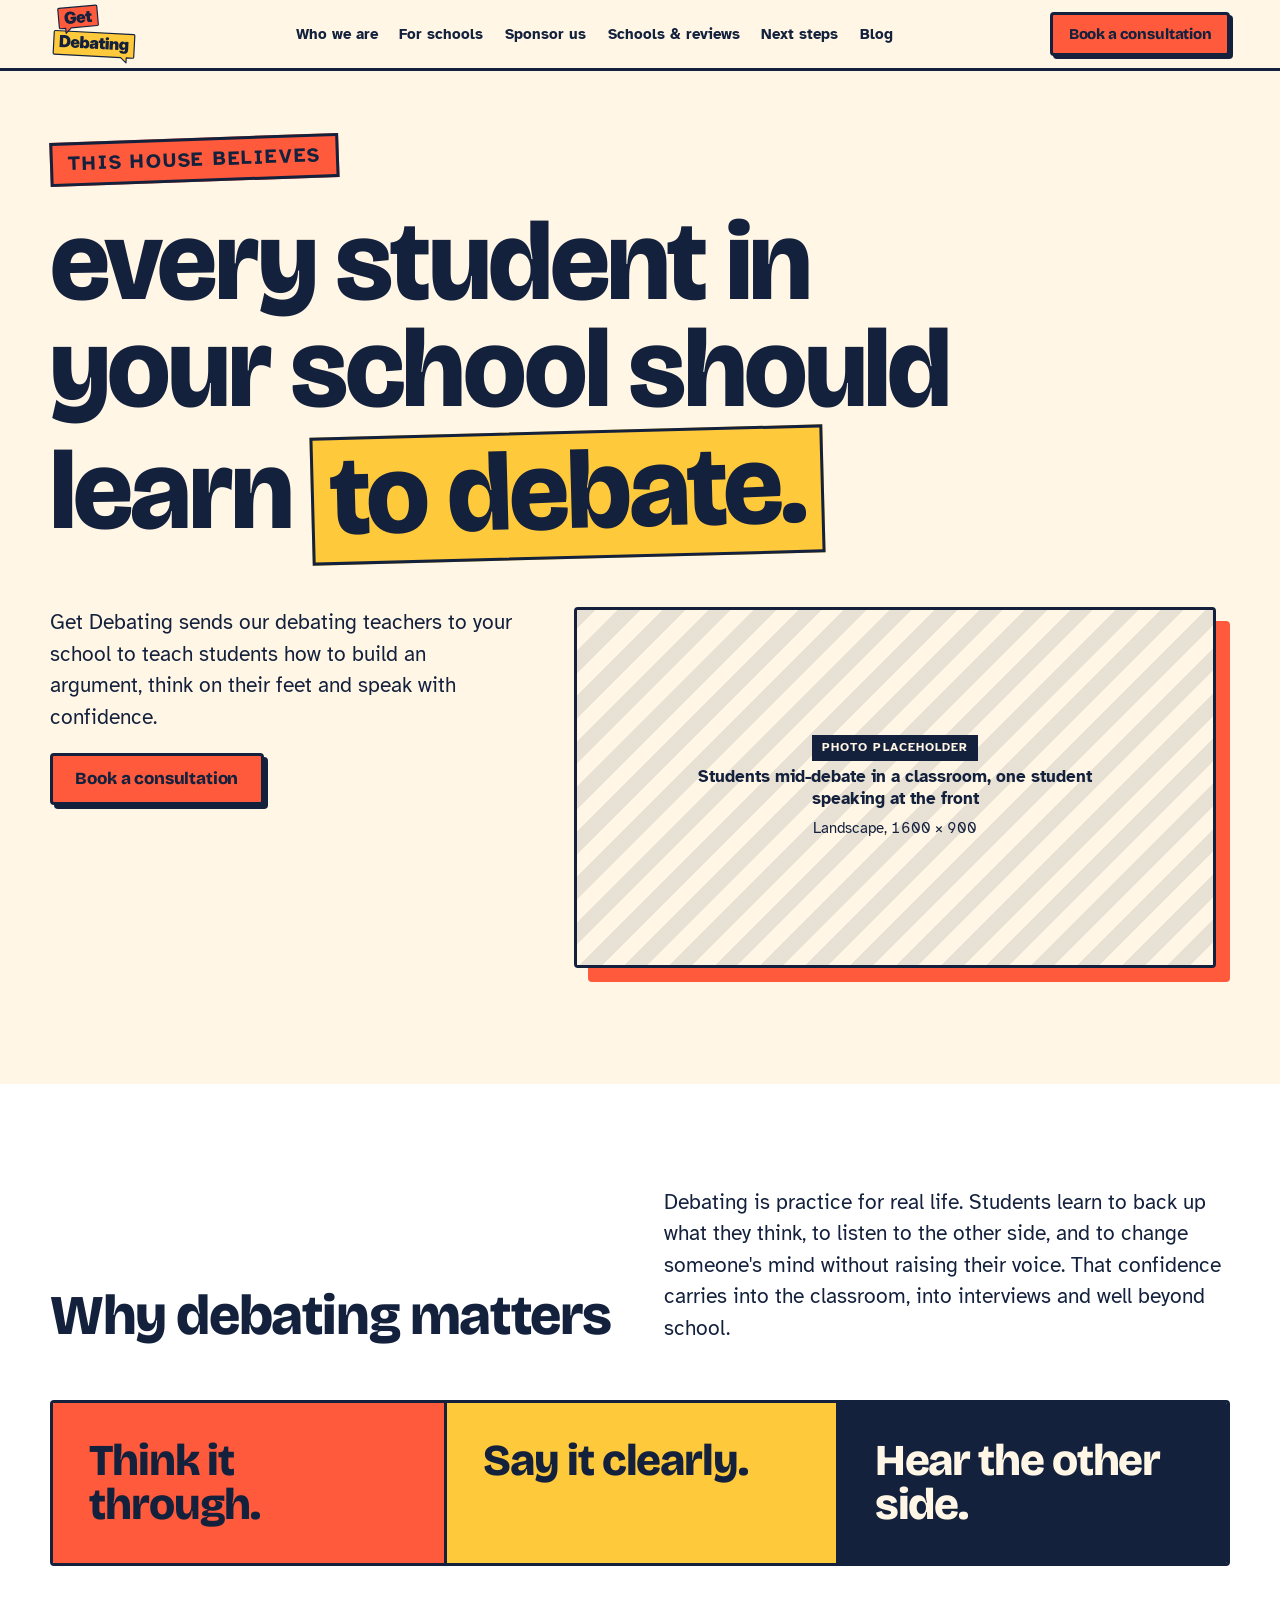
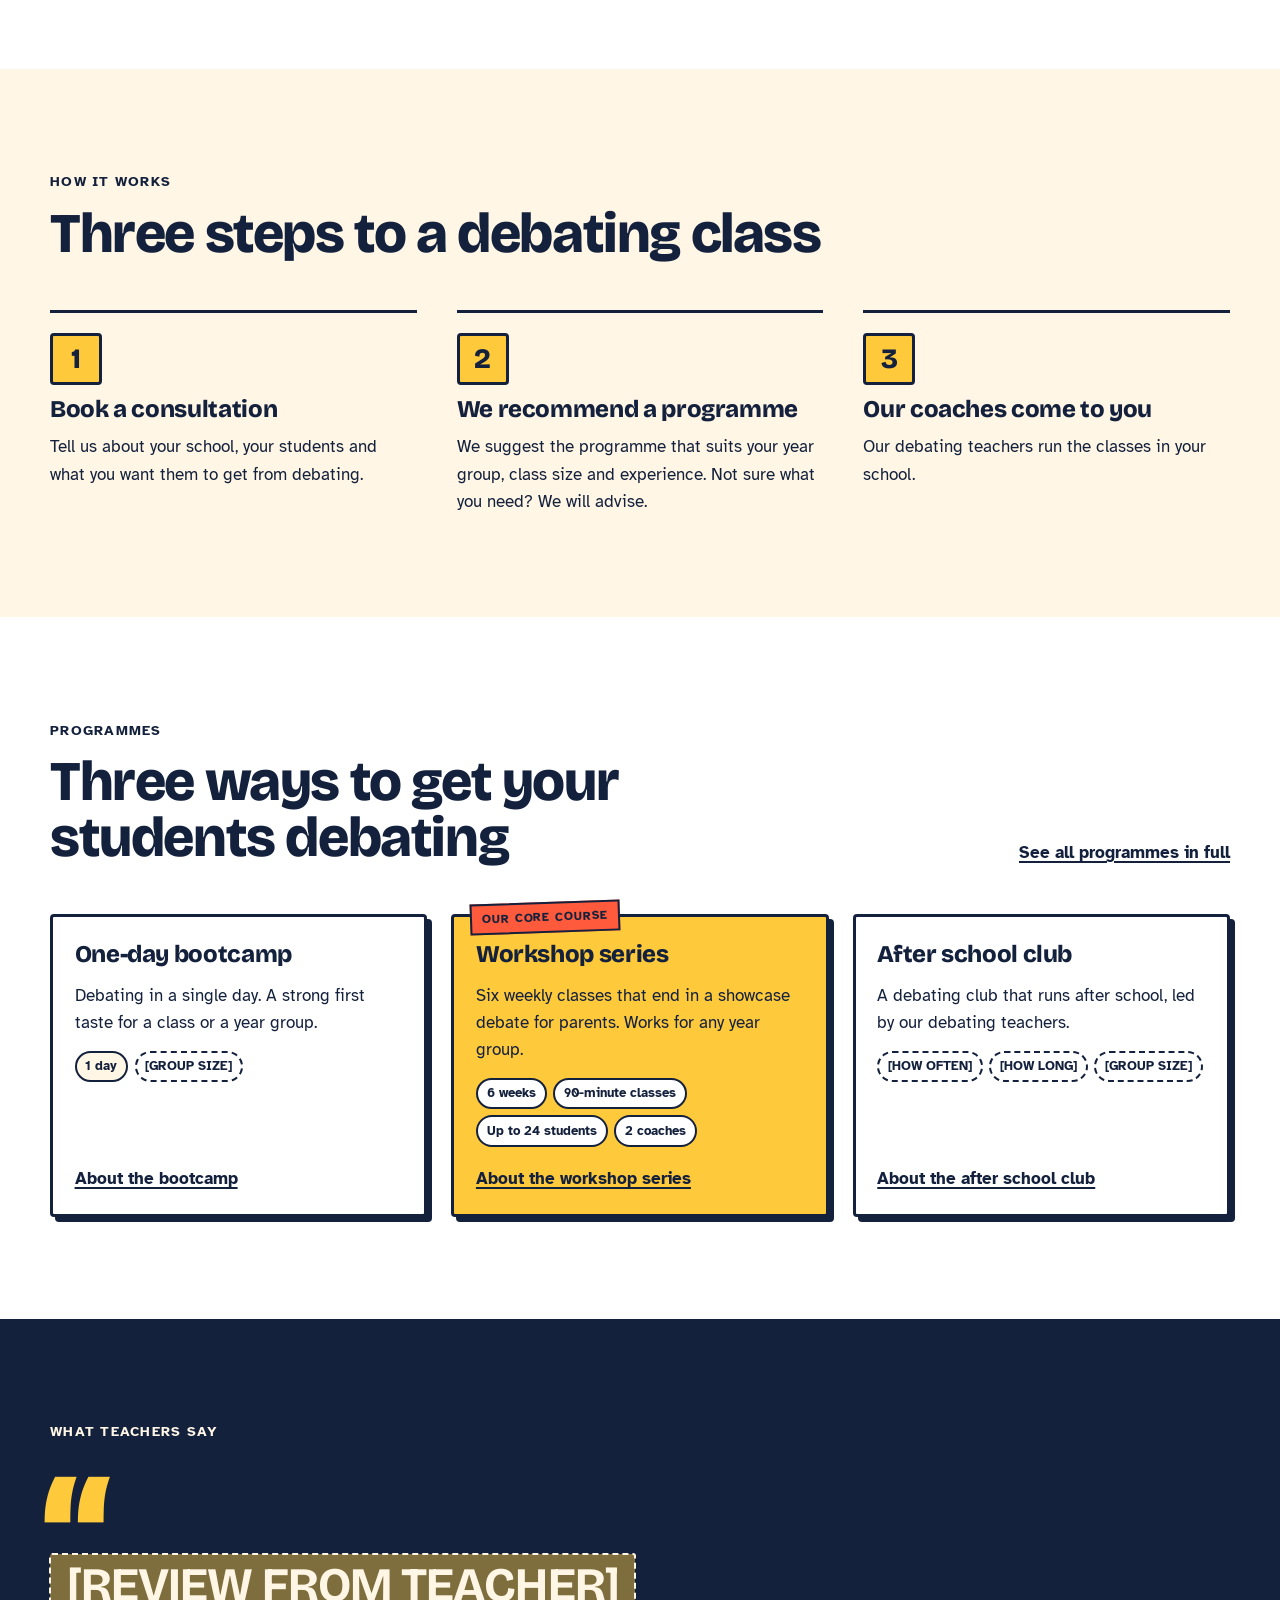
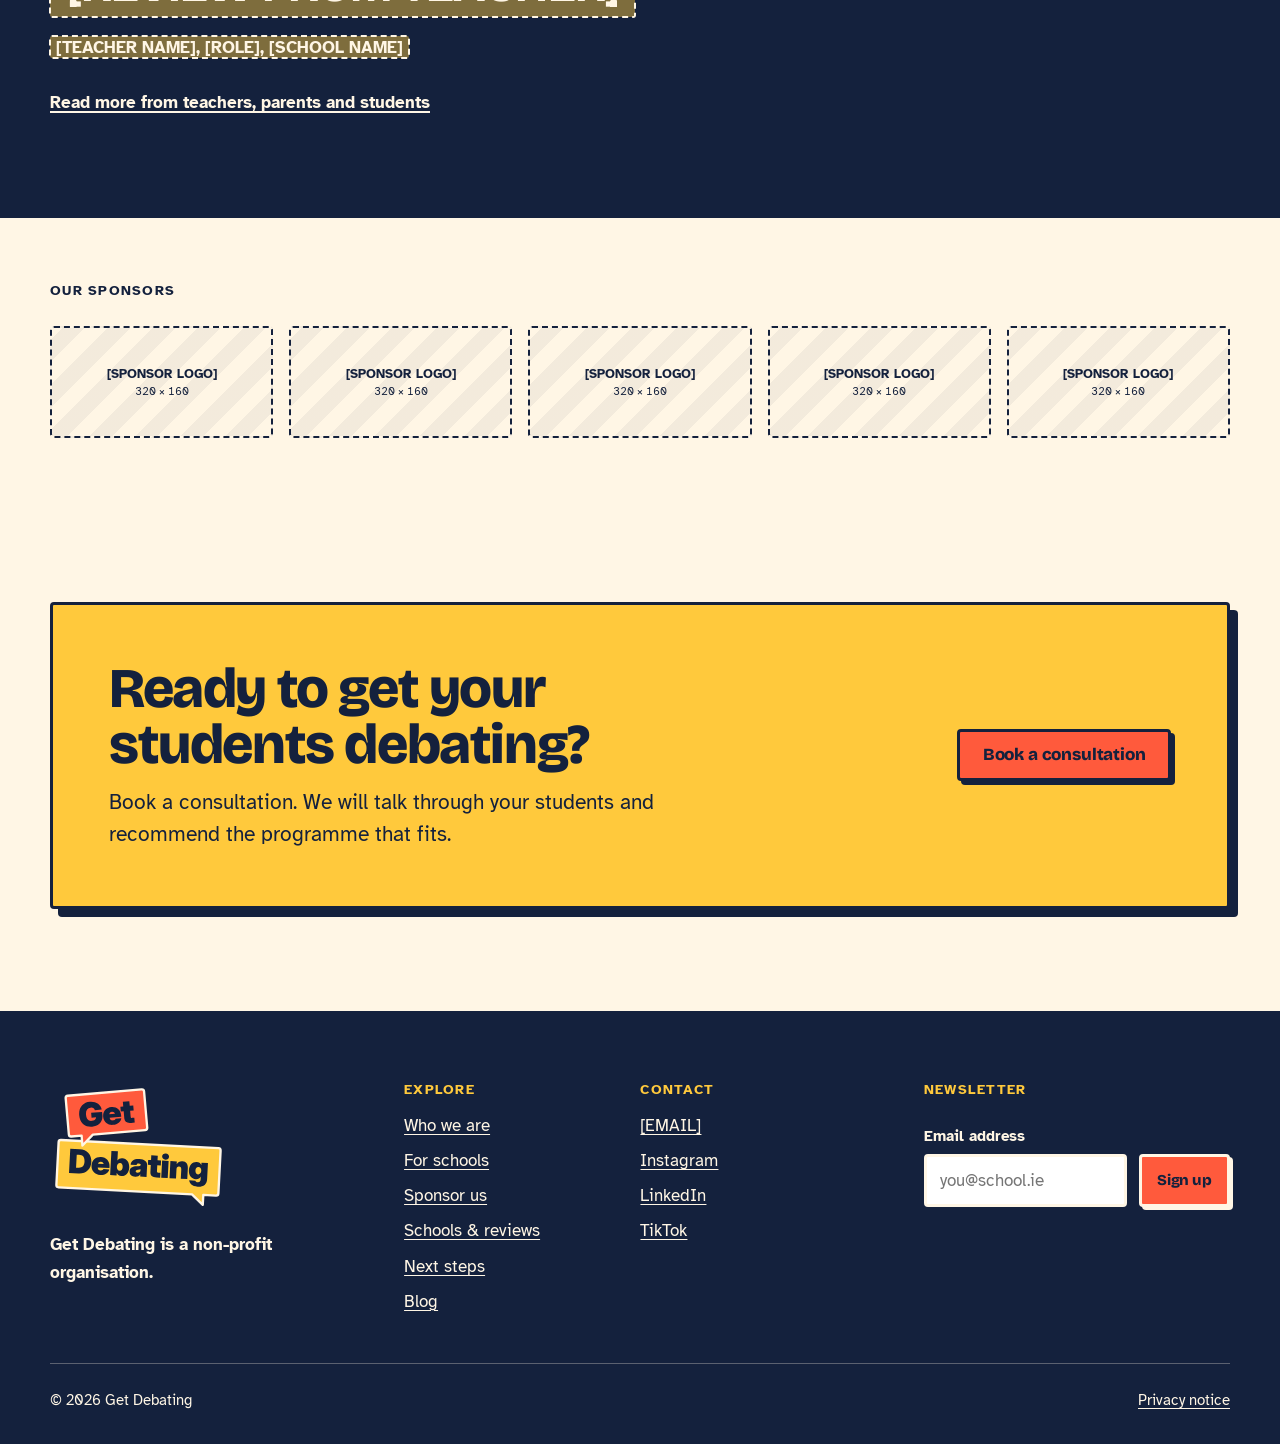
<file: index.html>
<!DOCTYPE html>
<html lang="en-IE">
<head>
<meta charset="utf-8">
<meta name="viewport" content="width=device-width, initial-scale=1">
<title>Get Debating</title>
<meta name="description" content="Get Debating is a non-profit that teaches secondary school students to debate. Based in Dublin. Our debating teachers come to your school.">

<!--
  HOW TO EDIT THIS PAGE
  - All the words you can change sit between the tags, in plain view.
    Each section starts with a banner comment like  ===== SECTION NAME =====
  - Anything in [SQUARE BRACKETS] is a placeholder waiting for real content.
  - Colours and fonts: css/site.css, section 1 (SETTINGS).
  - Email, social links, form address: js/settings.js (fill in once).
  - Logo and browser-tab icon: the files in images/logo/.
  - Photos: look for comments starting  PHOTO:
-->

<link rel="icon" type="image/png" href="images/logo/get-debating-profile-picture-yellow.png">
<link rel="apple-touch-icon" href="images/logo/get-debating-profile-picture-yellow.png">
<link rel="preconnect" href="https://fonts.googleapis.com">
<link rel="preconnect" href="https://fonts.gstatic.com" crossorigin>
<link rel="stylesheet" href="https://fonts.googleapis.com/css2?family=Bricolage+Grotesque:opsz,wght@12..96,200..800&display=swap">
<link rel="stylesheet" href="https://fonts.googleapis.com/css2?family=Atkinson+Hyperlegible:ital,wght@0,400;0,700;1,400&display=swap">
<link rel="stylesheet" href="css/site.css">
<script>document.documentElement.classList.add("js");</script>
</head>

<body>
<a class="skip-link" href="#main">Skip to main content</a>

<!-- ===== HEADER (same on every page) ===== -->
<header class="site-header">
  <div class="wrap site-header__bar">
    <a class="wordmark" href="index.html">
      <img src="images/logo/get-debating-logo.svg" alt="Get Debating" width="88" height="64">
    </a>

    <button class="nav-toggle" type="button" aria-expanded="false" aria-controls="site-nav">Menu</button>

    <nav id="site-nav" class="site-nav" aria-label="Main">
      <ul>
        <li><a href="about.html">Who we are</a></li>
        <li><a href="schools.html">For schools</a></li>
        <li><a href="sponsor.html">Sponsor us</a></li>
        <li><a href="reviews.html">Schools &amp; reviews</a></li>
        <li><a href="next-steps.html">Next steps</a></li>
        <li><a href="blog/index.html">Blog</a></li>
      </ul>
    </nav>

    <a class="btn btn--small header-book" href="schools.html#consultation">Book<span class="header-book__long">&nbsp;a consultation</span></a>
  </div>
</header>


<main id="main">
  <!-- ===== HERO ===== -->
  <section class="hero">
    <div class="wrap">

      <!-- EDIT: the one-sentence pitch. The yellow block goes around whatever is inside class="hl". -->
      <h1>
        <span class="motion-tag">This house believes</span>
        every student in your school should learn <span class="hl">to debate.</span>
      </h1>

      <div class="hero__grid">
        <div class="stack">
          <!-- EDIT: intro paragraph -->
          <p class="lead">Get Debating sends our debating teachers to your school to teach students how to build an argument, think on their feet and speak with confidence.</p>

          <div class="actions">
            <a class="btn" href="schools.html#consultation">Book a consultation</a>
          </div>
        </div>

        <!-- PHOTO: hero. To use a real photo, delete the <div class="photo-slot">…</div> block
             and un-comment the <img> line below it. -->
        <div class="photo photo--hero">
          <div class="photo-slot" role="img" aria-label="Photo placeholder: students mid-debate in a classroom, one student speaking at the front. Landscape, 1600 by 900.">
            <span class="photo-slot__kicker">Photo placeholder</span>
            <span class="photo-slot__what">Students mid-debate in a classroom, one student speaking at the front</span>
            <span class="photo-slot__size">Landscape, 1600 × 900</span>
          </div>
          <!-- <img src="images/home-hero.jpg" alt="Students mid-debate in a classroom, one student speaking at the front" width="1600" height="900"> -->
        </div>
      </div>

    </div>
  </section>


  <!-- ===== WHY DEBATING MATTERS ===== -->
  <section class="section on-white" id="why">
    <div class="wrap">
      <div class="why__grid">
        <h2>Why debating matters</h2>
        <!-- EDIT: short paragraph -->
        <p class="lead">Debating is practice for real life. Students learn to back up what they think, to listen to the other side, and to change someone's mind without raising their voice. That confidence carries into the classroom, into interviews and well beyond school.</p>
      </div>

      <!-- EDIT: three short lines -->
      <ul class="blocks">
        <li>Think it through.</li>
        <li>Say it clearly.</li>
        <li>Hear the other side.</li>
      </ul>
    </div>
  </section>


  <!-- ===== HOW IT WORKS ===== -->
  <section class="section" id="how-it-works">
    <div class="wrap">
      <div class="section-head">
        <p class="kicker">How it works</p>
        <h2>Three steps to a debating class</h2>
      </div>

      <!-- EDIT: the three steps. The numbers are added automatically. -->
      <ol class="steps">
        <li>
          <h3>Book a consultation</h3>
          <p>Tell us about your school, your students and what you want them to get from debating.</p>
        </li>
        <li>
          <h3>We recommend a programme</h3>
          <p>We suggest the programme that suits your year group, class size and experience. Not sure what you need? We will advise.</p>
        </li>
        <li>
          <h3>Our coaches come to you</h3>
          <p>Our debating teachers run the classes in your school.</p>
        </li>
      </ol>
    </div>
  </section>


  <!-- ===== PROGRAMMES ===== -->
  <section class="section on-white" id="programmes">
    <div class="wrap">
      <div class="section-head section-head--row">
        <div class="stack" style="gap:.75rem">
          <p class="kicker">Programmes</p>
          <h2>Three ways to get your students debating</h2>
        </div>
        <a class="text-link" href="schools.html">See all programmes in full</a>
      </div>

      <div class="card-grid card-grid--three">

        <!-- EDIT: programme card 1 -->
        <article class="card">
          <h3>One-day bootcamp</h3>
          <p>Debating in a single day. A strong first taste for a class or a year group.</p>
          <ul class="chips">
            <li>1 day</li>
            <li class="ph">[GROUP SIZE]</li>
          </ul>
          <a class="card__link" href="schools.html#bootcamp">About the bootcamp</a>
        </article>

        <!-- EDIT: programme card 2 (the highlighted one) -->
        <article class="card card--featured">
          <p class="card__flag">Our core course</p>
          <h3>Workshop series</h3>
          <p>Six weekly classes that end in a showcase debate for parents. Works for any year group.</p>
          <ul class="chips">
            <li>6 weeks</li>
            <li>90-minute classes</li>
            <li>Up to 24 students</li>
            <li>2 coaches</li>
          </ul>
          <a class="card__link" href="schools.html#workshop-series">About the workshop series</a>
        </article>

        <!-- EDIT: programme card 3 -->
        <article class="card">
          <h3>After school club</h3>
          <p>A debating club that runs after school, led by our debating teachers.</p>
          <ul class="chips">
            <li class="ph">[HOW OFTEN]</li>
            <li class="ph">[HOW LONG]</li>
            <li class="ph">[GROUP SIZE]</li>
          </ul>
          <a class="card__link" href="schools.html#after-school-club">About the after school club</a>
        </article>

      </div>
    </div>
  </section>


  <!-- ===== REVIEW (one slot) ===== -->
  <section class="section on-ink" id="review">
    <div class="wrap stack" style="gap:1.75rem">
      <p class="kicker">What teachers say</p>

      <!-- EDIT: replace both placeholders with a real review. Never publish an invented one. -->
      <figure class="quote">
        <blockquote>
          <p><span class="ph">[REVIEW FROM TEACHER]</span></p>
        </blockquote>
        <figcaption><span class="ph">[TEACHER NAME], [ROLE], [SCHOOL NAME]</span></figcaption>
      </figure>

      <p><a class="text-link" href="reviews.html">Read more from teachers, parents and students</a></p>
    </div>
  </section>


  <!-- ===== IMPACT NUMBERS =====
       Hidden until you have real figures. To show this section:
       1) replace each [NUMBER]   2) delete the word  hidden  on the next line. -->
  <section class="section section--tight on-yellow" id="impact" hidden>
    <div class="wrap">
      <ul class="impact__grid">
        <li><p class="impact__num">[NUMBER]</p><p>students taught</p></li>
        <li><p class="impact__num">[NUMBER]</p><p>schools visited</p></li>
      </ul>
    </div>
  </section>


  <!-- ===== SPONSOR LOGO STRIP ===== -->
  <section class="section section--tight" id="supporters">
    <div class="wrap stack" style="gap:1.5rem">
      <p class="kicker">Our sponsors</p>

      <!-- LOGOS: to add a real logo, replace everything inside one <li class="logo-slot"> with
           <img src="images/sponsors/name.svg" alt="Company name">
           Delete any slots you don't need. -->
      <ul class="logo-strip">
        <li class="logo-slot"><span>[SPONSOR LOGO]</span><small>320 × 160</small></li>
        <li class="logo-slot"><span>[SPONSOR LOGO]</span><small>320 × 160</small></li>
        <li class="logo-slot"><span>[SPONSOR LOGO]</span><small>320 × 160</small></li>
        <li class="logo-slot"><span>[SPONSOR LOGO]</span><small>320 × 160</small></li>
        <li class="logo-slot"><span>[SPONSOR LOGO]</span><small>320 × 160</small></li>
      </ul>
    </div>
  </section>


  <!-- ===== CLOSING ACTION PANEL (same on every page) ===== -->
  <section class="section no-print">
    <div class="wrap">
      <div class="action-panel">
        <div class="stack" style="gap:.9rem">
          <h2>Ready to get your students debating?</h2>
          <p class="lead">Book a consultation. We will talk through your students and recommend the programme that fits.</p>
        </div>
        <div class="actions">
          <a class="btn" href="schools.html#consultation">Book a consultation</a>
        </div>
      </div>
    </div>
  </section>

</main>


<!-- ===== FOOTER (same on every page) ===== -->
<footer class="site-footer on-ink">
  <div class="wrap">
    <div class="site-footer__grid">

      <div class="site-footer__brand">
        <a class="wordmark wordmark--large" href="index.html">
          <img src="images/logo/get-debating-logo-on-navy.svg" alt="Get Debating" width="176" height="128">
        </a>
        <p class="site-footer__nonprofit">Get Debating is a non-profit organisation.</p>
        <!-- REGISTRATION NUMBER: when you have one, un-comment the next line and fill it in.
        <p>Registration number: [REGISTRATION NUMBER]</p>
        -->
      </div>

      <nav aria-label="Footer">
        <h2>Explore</h2>
        <ul>
          <li><a href="about.html">Who we are</a></li>
          <li><a href="schools.html">For schools</a></li>
          <li><a href="sponsor.html">Sponsor us</a></li>
          <li><a href="reviews.html">Schools &amp; reviews</a></li>
          <li><a href="next-steps.html">Next steps</a></li>
          <li><a href="blog/index.html">Blog</a></li>
        </ul>
      </nav>

      <div>
        <h2>Contact</h2>
        <!-- The email and social links are set once in js/settings.js. Delete any line you don't use. -->
        <ul>
          <li><a data-link="email" href="#">[EMAIL]</a></li>
          <li><a data-link="instagram" href="#">Instagram</a></li>
          <li><a data-link="linkedin" href="#">LinkedIn</a></li>
          <li><a data-link="tiktok" href="#">TikTok</a></li>
        </ul>
      </div>

      <!-- NEWSLETTER (optional extra: delete this whole <form> if you don't want it) -->
      <form class="newsletter" data-form="Newsletter sign-up" data-success="Thank you. You are on the list.">
        <h2>Newsletter</h2>
        <div class="field">
          <label for="newsletter-email">Email address</label>
          <div class="newsletter__row">
            <input class="input" id="newsletter-email" name="email" type="email" autocomplete="email" placeholder="you@school.ie" required>
            <button class="btn btn--small" type="submit">Sign up</button>
          </div>
        </div>
        <p class="form-status" role="status"></p>
      </form>

    </div>

    <div class="site-footer__base">
      <p>© <span data-year>2026</span> Get Debating</p>
      <p><a href="privacy.html">Privacy notice</a></p>
    </div>
  </div>
</footer>


<script src="js/settings.js"></script>
<script src="js/site.js"></script>
</body>
</html>
</file>
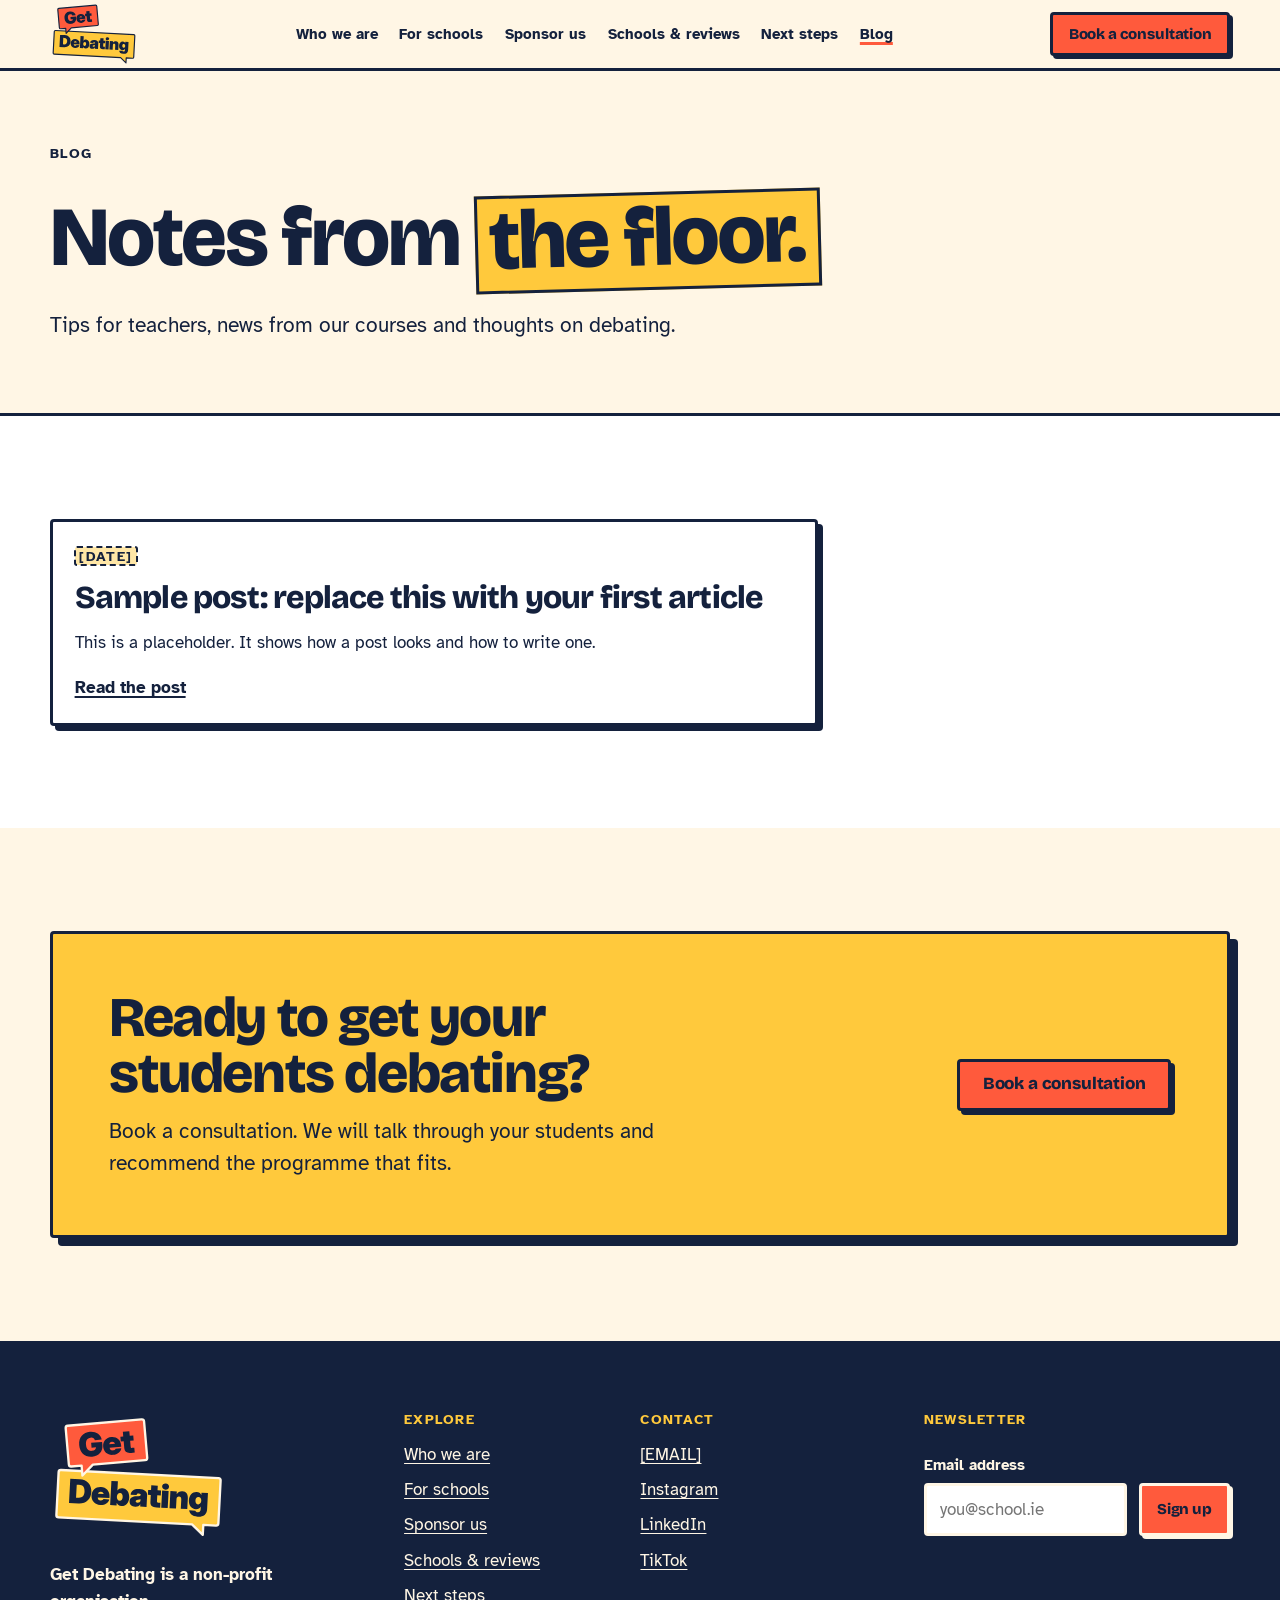
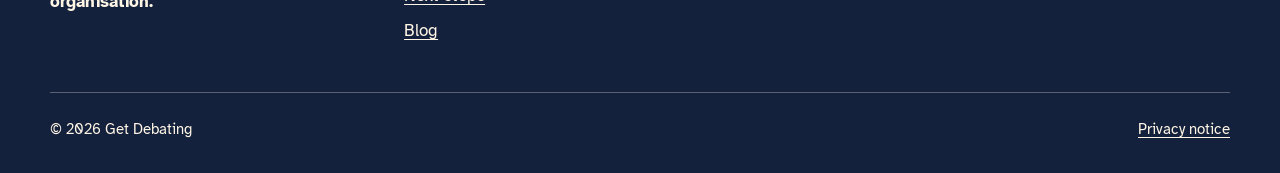
<file: blog/index.html>
<!DOCTYPE html>
<html lang="en-IE">
<head>
<meta charset="utf-8">
<meta name="viewport" content="width=device-width, initial-scale=1">
<title>Blog | Get Debating</title>
<meta name="description" content="Tips for teachers, news from our courses and thoughts on debating.">

<!--
  HOW TO EDIT THIS PAGE
  - All the words you can change sit between the tags, in plain view.
    Each section starts with a banner comment like  ===== SECTION NAME =====
  - Anything in [SQUARE BRACKETS] is a placeholder waiting for real content.
  - Colours and fonts: css/site.css, section 1 (SETTINGS).
  - Email, social links, form address: js/settings.js (fill in once).
  - Logo and browser-tab icon: the files in images/logo/.
  - Photos: look for comments starting  PHOTO:
-->

<link rel="icon" type="image/png" href="../images/logo/get-debating-profile-picture-yellow.png">
<link rel="apple-touch-icon" href="../images/logo/get-debating-profile-picture-yellow.png">
<link rel="preconnect" href="https://fonts.googleapis.com">
<link rel="preconnect" href="https://fonts.gstatic.com" crossorigin>
<link rel="stylesheet" href="https://fonts.googleapis.com/css2?family=Bricolage+Grotesque:opsz,wght@12..96,200..800&display=swap">
<link rel="stylesheet" href="https://fonts.googleapis.com/css2?family=Atkinson+Hyperlegible:ital,wght@0,400;0,700;1,400&display=swap">
<link rel="stylesheet" href="../css/site.css">
<script>document.documentElement.classList.add("js");</script>
</head>

<body>
<a class="skip-link" href="#main">Skip to main content</a>

<!-- ===== HEADER (same on every page) ===== -->
<header class="site-header">
  <div class="wrap site-header__bar">
    <a class="wordmark" href="../index.html">
      <img src="../images/logo/get-debating-logo.svg" alt="Get Debating" width="88" height="64">
    </a>

    <button class="nav-toggle" type="button" aria-expanded="false" aria-controls="site-nav">Menu</button>

    <nav id="site-nav" class="site-nav" aria-label="Main">
      <ul>
        <li><a href="../about.html">Who we are</a></li>
        <li><a href="../schools.html">For schools</a></li>
        <li><a href="../sponsor.html">Sponsor us</a></li>
        <li><a href="../reviews.html">Schools &amp; reviews</a></li>
        <li><a href="../next-steps.html">Next steps</a></li>
        <li><a href="../blog/index.html" aria-current="page">Blog</a></li>
      </ul>
    </nav>

    <a class="btn btn--small header-book" href="../schools.html#consultation">Book<span class="header-book__long">&nbsp;a consultation</span></a>
  </div>
</header>


<main id="main">
  <!-- ===== PAGE HEADING ===== -->
  <section class="page-hero">
    <div class="wrap">
      <p class="kicker">Blog</p>
      <!-- EDIT: page headline and intro -->
      <h1>Notes from <span class="hl">the floor.</span></h1>
      <p class="lead">Tips for teachers, news from our courses and thoughts on debating.</p>
    </div>
  </section>


  <!-- ===== LIST OF POSTS =====
       TO ADD A POST TO THIS LIST:
       1. Copy everything from <article class="card post-card"> to </article> below.
       2. Paste it directly under this comment, so the newest post comes first.
       3. Change the date, the file name inside href="", the title and the summary. -->
  <section class="section on-white">
    <div class="wrap">
      <div class="post-list">

        <article class="card post-card">
          <p class="kicker"><span class="ph">[DATE]</span></p>
          <h2><a href="sample-post.html">Sample post: replace this with your first article</a></h2>
          <p>This is a placeholder. It shows how a post looks and how to write one.</p>
          <a class="card__link" href="sample-post.html">Read the post</a>
        </article>

      </div>
    </div>
  </section>

  <!-- ===== CLOSING ACTION PANEL (same on every page) ===== -->
  <section class="section no-print">
    <div class="wrap">
      <div class="action-panel">
        <div class="stack" style="gap:.9rem">
          <h2>Ready to get your students debating?</h2>
          <p class="lead">Book a consultation. We will talk through your students and recommend the programme that fits.</p>
        </div>
        <div class="actions">
          <a class="btn" href="../schools.html#consultation">Book a consultation</a>
        </div>
      </div>
    </div>
  </section>

</main>


<!-- ===== FOOTER (same on every page) ===== -->
<footer class="site-footer on-ink">
  <div class="wrap">
    <div class="site-footer__grid">

      <div class="site-footer__brand">
        <a class="wordmark wordmark--large" href="../index.html">
          <img src="../images/logo/get-debating-logo-on-navy.svg" alt="Get Debating" width="176" height="128">
        </a>
        <p class="site-footer__nonprofit">Get Debating is a non-profit organisation.</p>
        <!-- REGISTRATION NUMBER: when you have one, un-comment the next line and fill it in.
        <p>Registration number: [REGISTRATION NUMBER]</p>
        -->
      </div>

      <nav aria-label="Footer">
        <h2>Explore</h2>
        <ul>
          <li><a href="../about.html">Who we are</a></li>
          <li><a href="../schools.html">For schools</a></li>
          <li><a href="../sponsor.html">Sponsor us</a></li>
          <li><a href="../reviews.html">Schools &amp; reviews</a></li>
          <li><a href="../next-steps.html">Next steps</a></li>
          <li><a href="../blog/index.html">Blog</a></li>
        </ul>
      </nav>

      <div>
        <h2>Contact</h2>
        <!-- The email and social links are set once in js/settings.js. Delete any line you don't use. -->
        <ul>
          <li><a data-link="email" href="#">[EMAIL]</a></li>
          <li><a data-link="instagram" href="#">Instagram</a></li>
          <li><a data-link="linkedin" href="#">LinkedIn</a></li>
          <li><a data-link="tiktok" href="#">TikTok</a></li>
        </ul>
      </div>

      <!-- NEWSLETTER (optional extra: delete this whole <form> if you don't want it) -->
      <form class="newsletter" data-form="Newsletter sign-up" data-success="Thank you. You are on the list.">
        <h2>Newsletter</h2>
        <div class="field">
          <label for="newsletter-email">Email address</label>
          <div class="newsletter__row">
            <input class="input" id="newsletter-email" name="email" type="email" autocomplete="email" placeholder="you@school.ie" required>
            <button class="btn btn--small" type="submit">Sign up</button>
          </div>
        </div>
        <p class="form-status" role="status"></p>
      </form>

    </div>

    <div class="site-footer__base">
      <p>© <span data-year>2026</span> Get Debating</p>
      <p><a href="../privacy.html">Privacy notice</a></p>
    </div>
  </div>
</footer>


<script src="../js/settings.js"></script>
<script src="../js/site.js"></script>
</body>
</html>
</file>
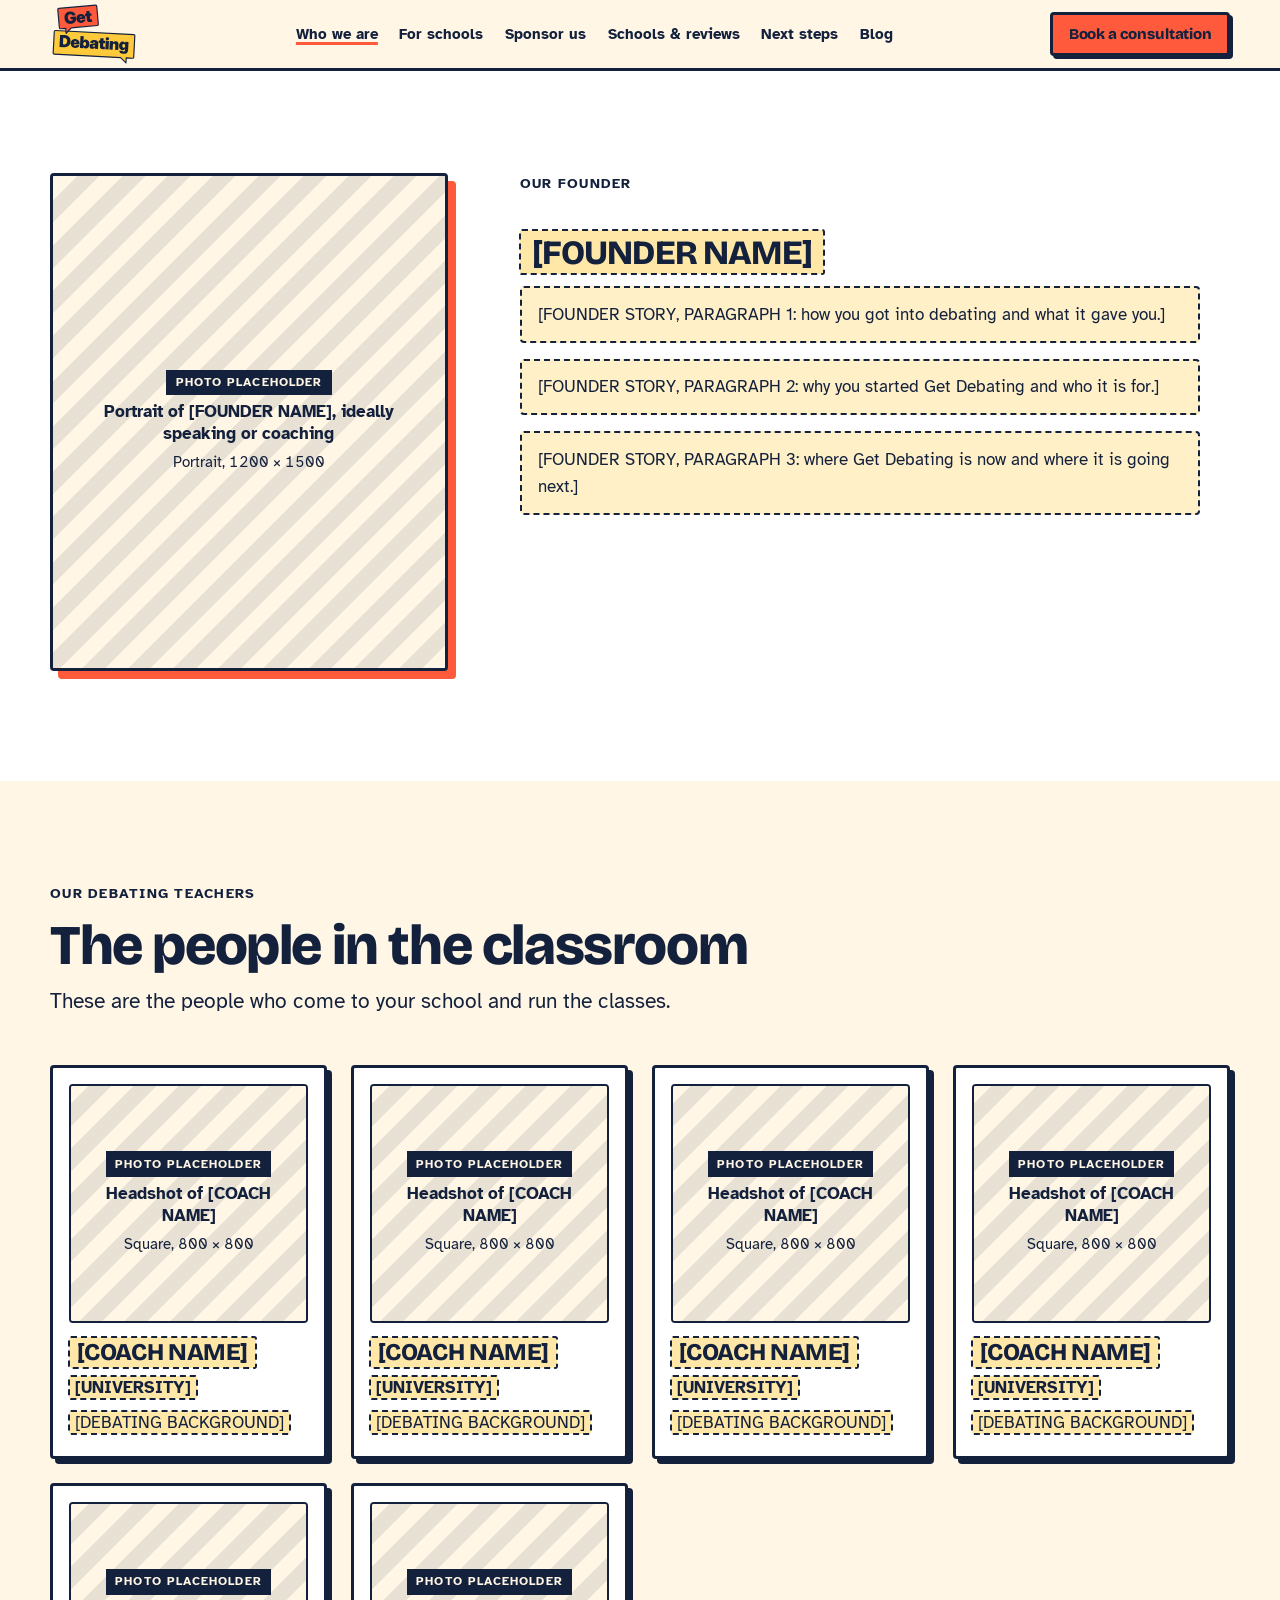
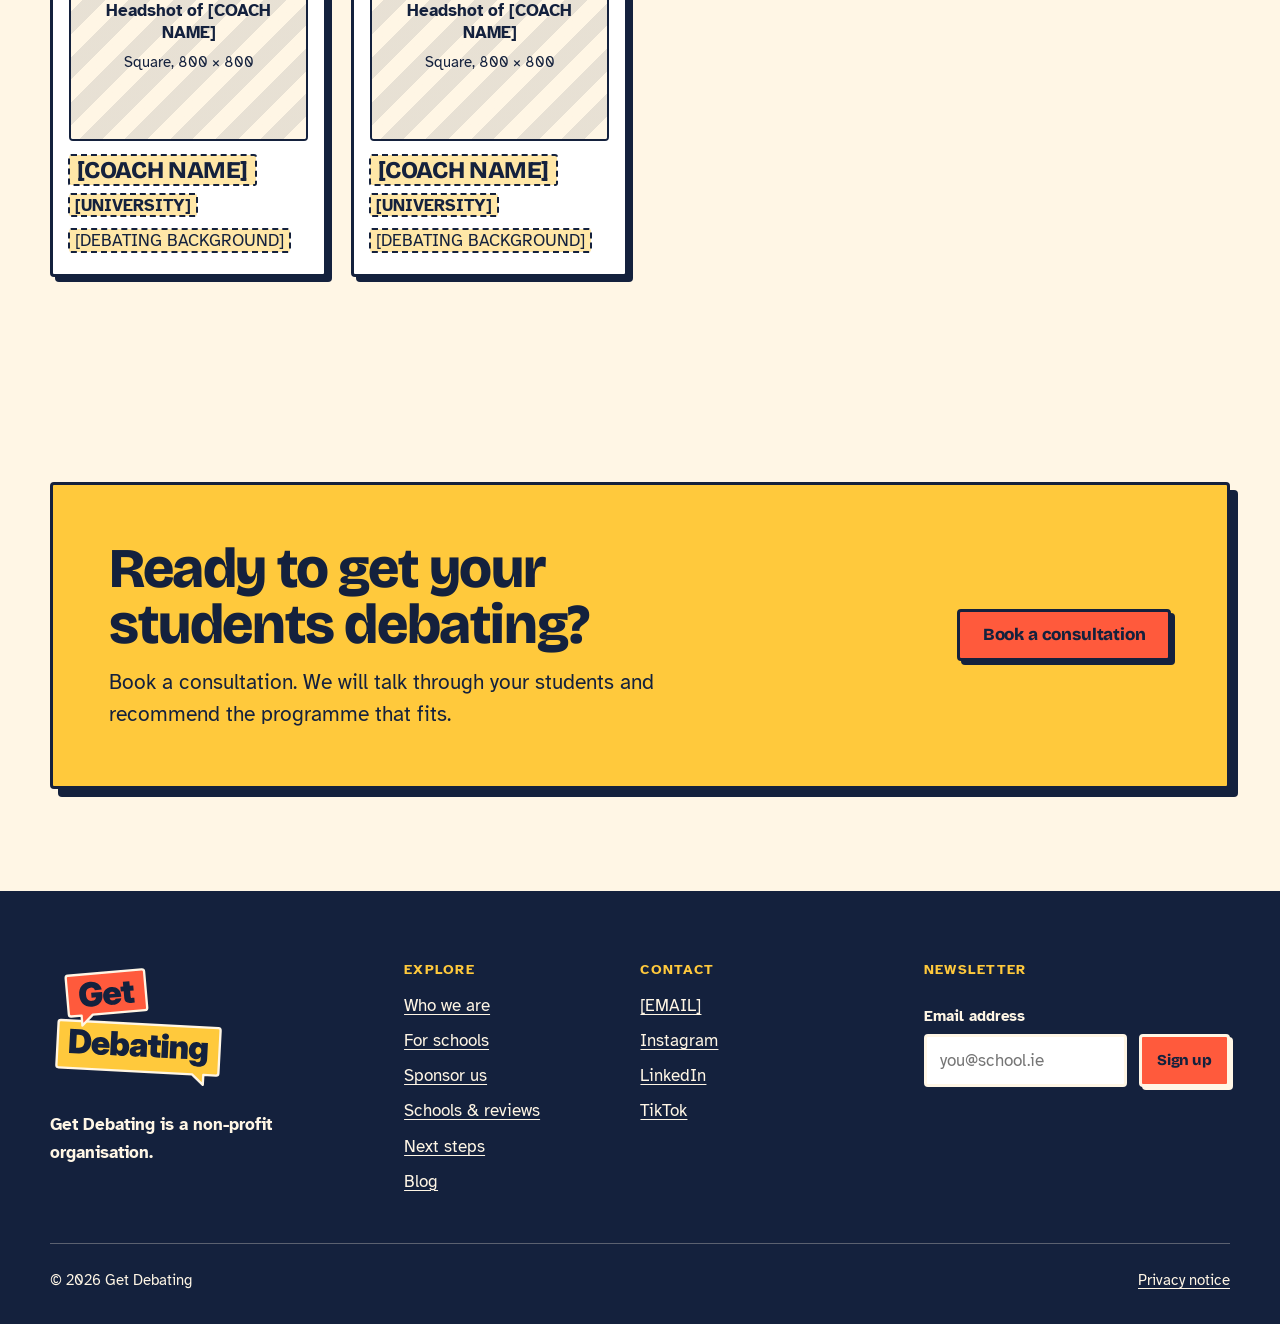
<file: about.html>
<!DOCTYPE html>
<html lang="en-IE">
<head>
<meta charset="utf-8">
<meta name="viewport" content="width=device-width, initial-scale=1">
<title>Who we are | Get Debating</title>
<meta name="description" content="The founder and debating teachers behind Get Debating, a non-profit that teaches secondary school students to debate.">

<!--
  HOW TO EDIT THIS PAGE
  - All the words you can change sit between the tags, in plain view.
    Each section starts with a banner comment like  ===== SECTION NAME =====
  - Anything in [SQUARE BRACKETS] is a placeholder waiting for real content.
  - Colours and fonts: css/site.css, section 1 (SETTINGS).
  - Email, social links, form address: js/settings.js (fill in once).
  - Logo and browser-tab icon: the files in images/logo/.
  - Photos: look for comments starting  PHOTO:
-->

<link rel="icon" type="image/png" href="images/logo/get-debating-profile-picture-yellow.png">
<link rel="apple-touch-icon" href="images/logo/get-debating-profile-picture-yellow.png">
<link rel="preconnect" href="https://fonts.googleapis.com">
<link rel="preconnect" href="https://fonts.gstatic.com" crossorigin>
<link rel="stylesheet" href="https://fonts.googleapis.com/css2?family=Bricolage+Grotesque:opsz,wght@12..96,200..800&display=swap">
<link rel="stylesheet" href="https://fonts.googleapis.com/css2?family=Atkinson+Hyperlegible:ital,wght@0,400;0,700;1,400&display=swap">
<link rel="stylesheet" href="css/site.css">
<script>document.documentElement.classList.add("js");</script>
</head>

<body>
<a class="skip-link" href="#main">Skip to main content</a>

<!-- ===== HEADER (same on every page) ===== -->
<header class="site-header">
  <div class="wrap site-header__bar">
    <a class="wordmark" href="index.html">
      <img src="images/logo/get-debating-logo.svg" alt="Get Debating" width="88" height="64">
    </a>

    <button class="nav-toggle" type="button" aria-expanded="false" aria-controls="site-nav">Menu</button>

    <nav id="site-nav" class="site-nav" aria-label="Main">
      <ul>
        <li><a href="about.html" aria-current="page">Who we are</a></li>
        <li><a href="schools.html">For schools</a></li>
        <li><a href="sponsor.html">Sponsor us</a></li>
        <li><a href="reviews.html">Schools &amp; reviews</a></li>
        <li><a href="next-steps.html">Next steps</a></li>
        <li><a href="blog/index.html">Blog</a></li>
      </ul>
    </nav>

    <a class="btn btn--small header-book" href="schools.html#consultation">Book<span class="header-book__long">&nbsp;a consultation</span></a>
  </div>
</header>


<main id="main">
  <!-- PAGE TITLE: read by screen readers and search engines, hidden on screen. -->
  <h1 class="visually-hidden">Who we are</h1>

  <!-- ===== FOUNDER STORY ===== -->
  <section class="section on-white" id="founder">
    <div class="wrap founder">

      <!-- PHOTO: to use a real photo, delete the <div class="photo-slot">…</div> block
     and un-comment the <img> line below it. -->
<div class="photo photo--4x5 photo--offset">
  <div class="photo-slot" role="img" aria-label="Photo placeholder: Portrait of [FOUNDER NAME], ideally speaking or coaching. Portrait, 1200 by 1500.">
    <span class="photo-slot__kicker">Photo placeholder</span>
    <span class="photo-slot__what">Portrait of [FOUNDER NAME], ideally speaking or coaching</span>
    <span class="photo-slot__size">Portrait, 1200 × 1500</span>
  </div>
  <!-- <img src="images/founder.jpg" alt="Portrait of [FOUNDER NAME], ideally speaking or coaching"> -->
</div>

      <div class="prose">
        <p class="kicker">Our founder</p>
        <!-- EDIT: founder name and story. Replace each placeholder paragraph with your own words. -->
        <h2><span class="ph">[FOUNDER NAME]</span></h2>
        <p class="ph-block">[FOUNDER STORY, PARAGRAPH 1: how you got into debating and what it gave you.]</p>
        <p class="ph-block">[FOUNDER STORY, PARAGRAPH 2: why you started Get Debating and who it is for.]</p>
        <p class="ph-block">[FOUNDER STORY, PARAGRAPH 3: where Get Debating is now and where it is going next.]</p>
      </div>

    </div>
  </section>


  <!-- ===== COACHES ===== -->
  <section class="section" id="coaches">
    <div class="wrap">
      <div class="section-head">
        <p class="kicker">Our debating teachers</p>
        <h2>The people in the classroom</h2>
        <p class="lead">These are the people who come to your school and run the classes.</p>
      </div>

      <!-- EDIT: one card per coach. To add a coach, copy everything from <article class="card coach">
           to </article> and paste it below the last one. Delete any cards you don't need. -->
      <div class="card-grid">

        <article class="card coach">
          <!-- PHOTO: to use a real photo, delete the <div class="photo-slot">…</div> block
     and un-comment the <img> line below it. -->
<div class="photo photo--1x1">
  <div class="photo-slot" role="img" aria-label="Photo placeholder: Headshot of [COACH NAME]. Square, 800 by 800.">
    <span class="photo-slot__kicker">Photo placeholder</span>
    <span class="photo-slot__what">Headshot of [COACH NAME]</span>
    <span class="photo-slot__size">Square, 800 × 800</span>
  </div>
  <!-- <img src="images/coaches/coach-1.jpg" alt="Headshot of [COACH NAME]"> -->
</div>
          <h3><span class="ph">[COACH NAME]</span></h3>
          <p class="coach__uni"><span class="ph">[UNIVERSITY]</span></p>
          <p><span class="ph">[DEBATING BACKGROUND]</span></p>
        </article>

        <article class="card coach">
          <!-- PHOTO: to use a real photo, delete the <div class="photo-slot">…</div> block
     and un-comment the <img> line below it. -->
<div class="photo photo--1x1">
  <div class="photo-slot" role="img" aria-label="Photo placeholder: Headshot of [COACH NAME]. Square, 800 by 800.">
    <span class="photo-slot__kicker">Photo placeholder</span>
    <span class="photo-slot__what">Headshot of [COACH NAME]</span>
    <span class="photo-slot__size">Square, 800 × 800</span>
  </div>
  <!-- <img src="images/coaches/coach-2.jpg" alt="Headshot of [COACH NAME]"> -->
</div>
          <h3><span class="ph">[COACH NAME]</span></h3>
          <p class="coach__uni"><span class="ph">[UNIVERSITY]</span></p>
          <p><span class="ph">[DEBATING BACKGROUND]</span></p>
        </article>

        <article class="card coach">
          <!-- PHOTO: to use a real photo, delete the <div class="photo-slot">…</div> block
     and un-comment the <img> line below it. -->
<div class="photo photo--1x1">
  <div class="photo-slot" role="img" aria-label="Photo placeholder: Headshot of [COACH NAME]. Square, 800 by 800.">
    <span class="photo-slot__kicker">Photo placeholder</span>
    <span class="photo-slot__what">Headshot of [COACH NAME]</span>
    <span class="photo-slot__size">Square, 800 × 800</span>
  </div>
  <!-- <img src="images/coaches/coach-3.jpg" alt="Headshot of [COACH NAME]"> -->
</div>
          <h3><span class="ph">[COACH NAME]</span></h3>
          <p class="coach__uni"><span class="ph">[UNIVERSITY]</span></p>
          <p><span class="ph">[DEBATING BACKGROUND]</span></p>
        </article>

        <article class="card coach">
          <!-- PHOTO: to use a real photo, delete the <div class="photo-slot">…</div> block
     and un-comment the <img> line below it. -->
<div class="photo photo--1x1">
  <div class="photo-slot" role="img" aria-label="Photo placeholder: Headshot of [COACH NAME]. Square, 800 by 800.">
    <span class="photo-slot__kicker">Photo placeholder</span>
    <span class="photo-slot__what">Headshot of [COACH NAME]</span>
    <span class="photo-slot__size">Square, 800 × 800</span>
  </div>
  <!-- <img src="images/coaches/coach-4.jpg" alt="Headshot of [COACH NAME]"> -->
</div>
          <h3><span class="ph">[COACH NAME]</span></h3>
          <p class="coach__uni"><span class="ph">[UNIVERSITY]</span></p>
          <p><span class="ph">[DEBATING BACKGROUND]</span></p>
        </article>

        <article class="card coach">
          <!-- PHOTO: to use a real photo, delete the <div class="photo-slot">…</div> block
     and un-comment the <img> line below it. -->
<div class="photo photo--1x1">
  <div class="photo-slot" role="img" aria-label="Photo placeholder: Headshot of [COACH NAME]. Square, 800 by 800.">
    <span class="photo-slot__kicker">Photo placeholder</span>
    <span class="photo-slot__what">Headshot of [COACH NAME]</span>
    <span class="photo-slot__size">Square, 800 × 800</span>
  </div>
  <!-- <img src="images/coaches/coach-5.jpg" alt="Headshot of [COACH NAME]"> -->
</div>
          <h3><span class="ph">[COACH NAME]</span></h3>
          <p class="coach__uni"><span class="ph">[UNIVERSITY]</span></p>
          <p><span class="ph">[DEBATING BACKGROUND]</span></p>
        </article>

        <article class="card coach">
          <!-- PHOTO: to use a real photo, delete the <div class="photo-slot">…</div> block
     and un-comment the <img> line below it. -->
<div class="photo photo--1x1">
  <div class="photo-slot" role="img" aria-label="Photo placeholder: Headshot of [COACH NAME]. Square, 800 by 800.">
    <span class="photo-slot__kicker">Photo placeholder</span>
    <span class="photo-slot__what">Headshot of [COACH NAME]</span>
    <span class="photo-slot__size">Square, 800 × 800</span>
  </div>
  <!-- <img src="images/coaches/coach-6.jpg" alt="Headshot of [COACH NAME]"> -->
</div>
          <h3><span class="ph">[COACH NAME]</span></h3>
          <p class="coach__uni"><span class="ph">[UNIVERSITY]</span></p>
          <p><span class="ph">[DEBATING BACKGROUND]</span></p>
        </article>

      </div>
    </div>
  </section>

  <!-- ===== CLOSING ACTION PANEL (same on every page) ===== -->
  <section class="section no-print">
    <div class="wrap">
      <div class="action-panel">
        <div class="stack" style="gap:.9rem">
          <h2>Ready to get your students debating?</h2>
          <p class="lead">Book a consultation. We will talk through your students and recommend the programme that fits.</p>
        </div>
        <div class="actions">
          <a class="btn" href="schools.html#consultation">Book a consultation</a>
        </div>
      </div>
    </div>
  </section>

</main>


<!-- ===== FOOTER (same on every page) ===== -->
<footer class="site-footer on-ink">
  <div class="wrap">
    <div class="site-footer__grid">

      <div class="site-footer__brand">
        <a class="wordmark wordmark--large" href="index.html">
          <img src="images/logo/get-debating-logo-on-navy.svg" alt="Get Debating" width="176" height="128">
        </a>
        <p class="site-footer__nonprofit">Get Debating is a non-profit organisation.</p>
        <!-- REGISTRATION NUMBER: when you have one, un-comment the next line and fill it in.
        <p>Registration number: [REGISTRATION NUMBER]</p>
        -->
      </div>

      <nav aria-label="Footer">
        <h2>Explore</h2>
        <ul>
          <li><a href="about.html">Who we are</a></li>
          <li><a href="schools.html">For schools</a></li>
          <li><a href="sponsor.html">Sponsor us</a></li>
          <li><a href="reviews.html">Schools &amp; reviews</a></li>
          <li><a href="next-steps.html">Next steps</a></li>
          <li><a href="blog/index.html">Blog</a></li>
        </ul>
      </nav>

      <div>
        <h2>Contact</h2>
        <!-- The email and social links are set once in js/settings.js. Delete any line you don't use. -->
        <ul>
          <li><a data-link="email" href="#">[EMAIL]</a></li>
          <li><a data-link="instagram" href="#">Instagram</a></li>
          <li><a data-link="linkedin" href="#">LinkedIn</a></li>
          <li><a data-link="tiktok" href="#">TikTok</a></li>
        </ul>
      </div>

      <!-- NEWSLETTER (optional extra: delete this whole <form> if you don't want it) -->
      <form class="newsletter" data-form="Newsletter sign-up" data-success="Thank you. You are on the list.">
        <h2>Newsletter</h2>
        <div class="field">
          <label for="newsletter-email">Email address</label>
          <div class="newsletter__row">
            <input class="input" id="newsletter-email" name="email" type="email" autocomplete="email" placeholder="you@school.ie" required>
            <button class="btn btn--small" type="submit">Sign up</button>
          </div>
        </div>
        <p class="form-status" role="status"></p>
      </form>

    </div>

    <div class="site-footer__base">
      <p>© <span data-year>2026</span> Get Debating</p>
      <p><a href="privacy.html">Privacy notice</a></p>
    </div>
  </div>
</footer>


<script src="js/settings.js"></script>
<script src="js/site.js"></script>
</body>
</html>
</file>
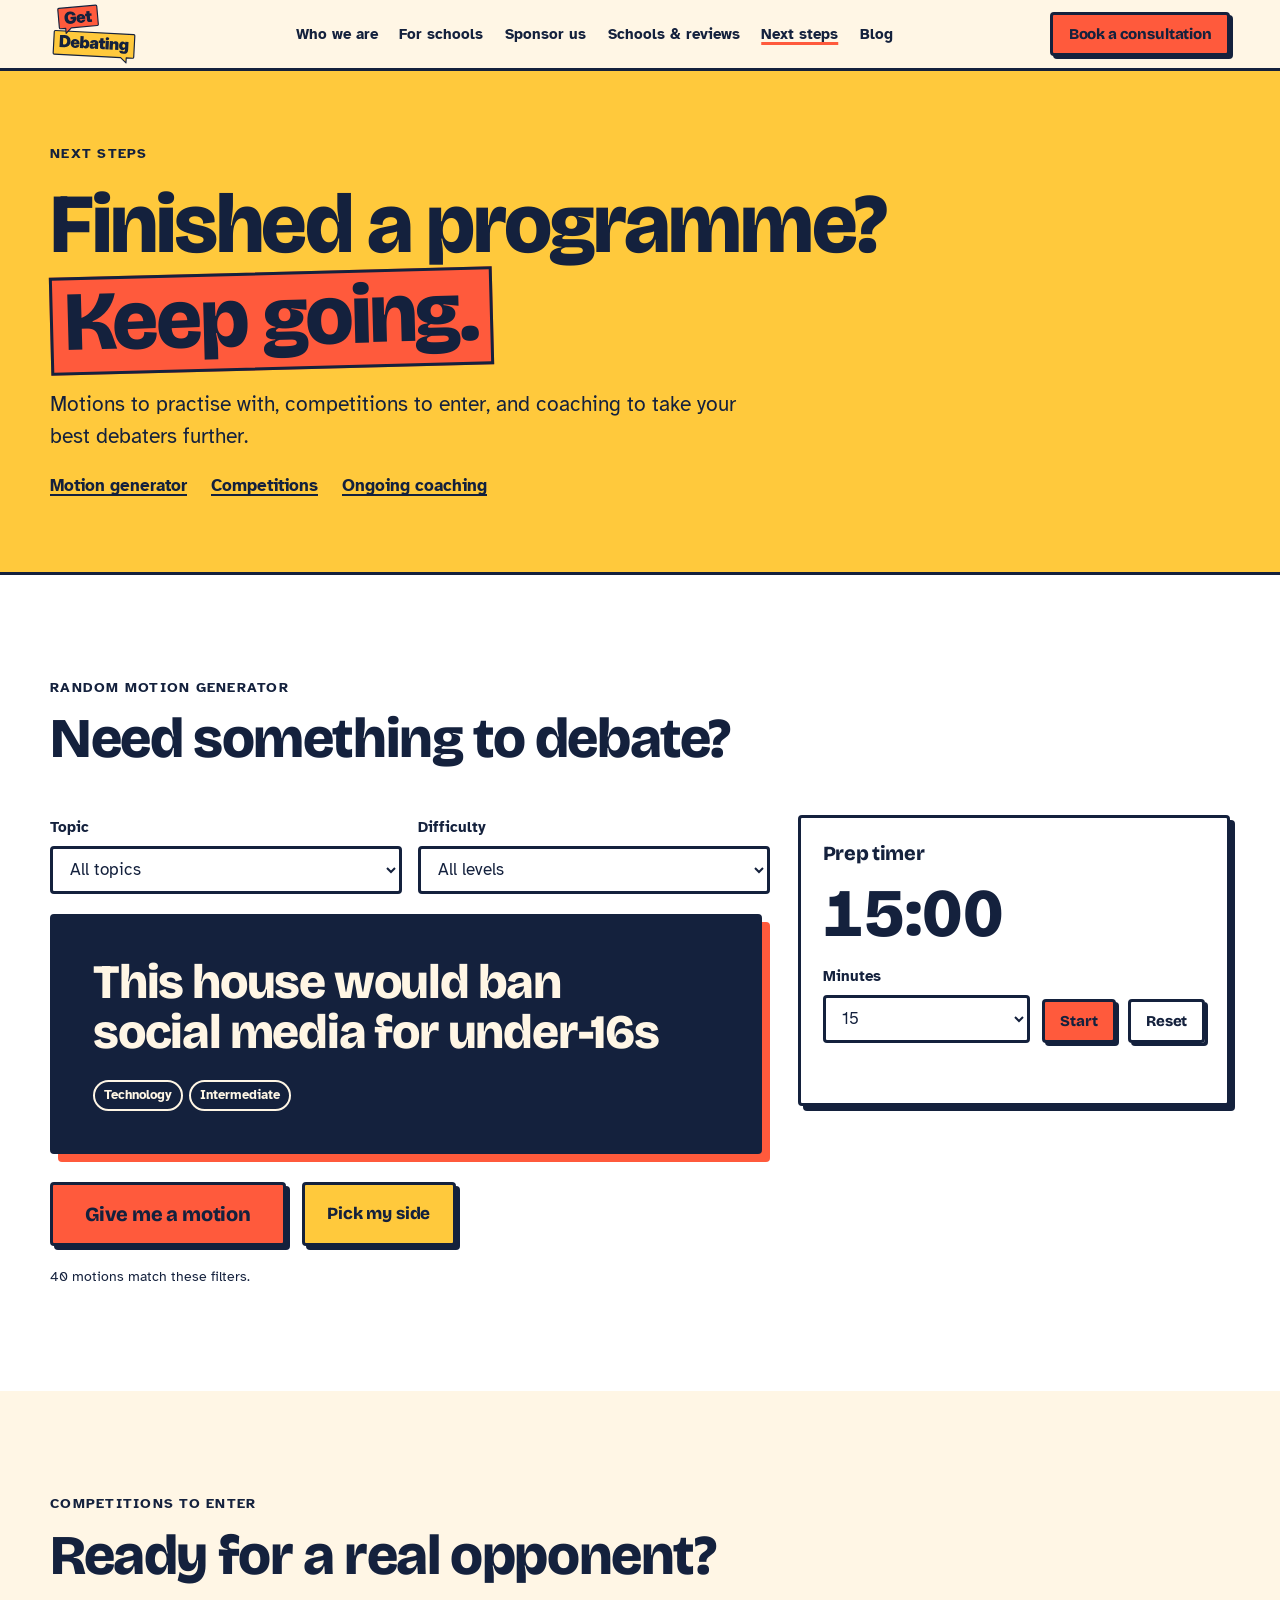
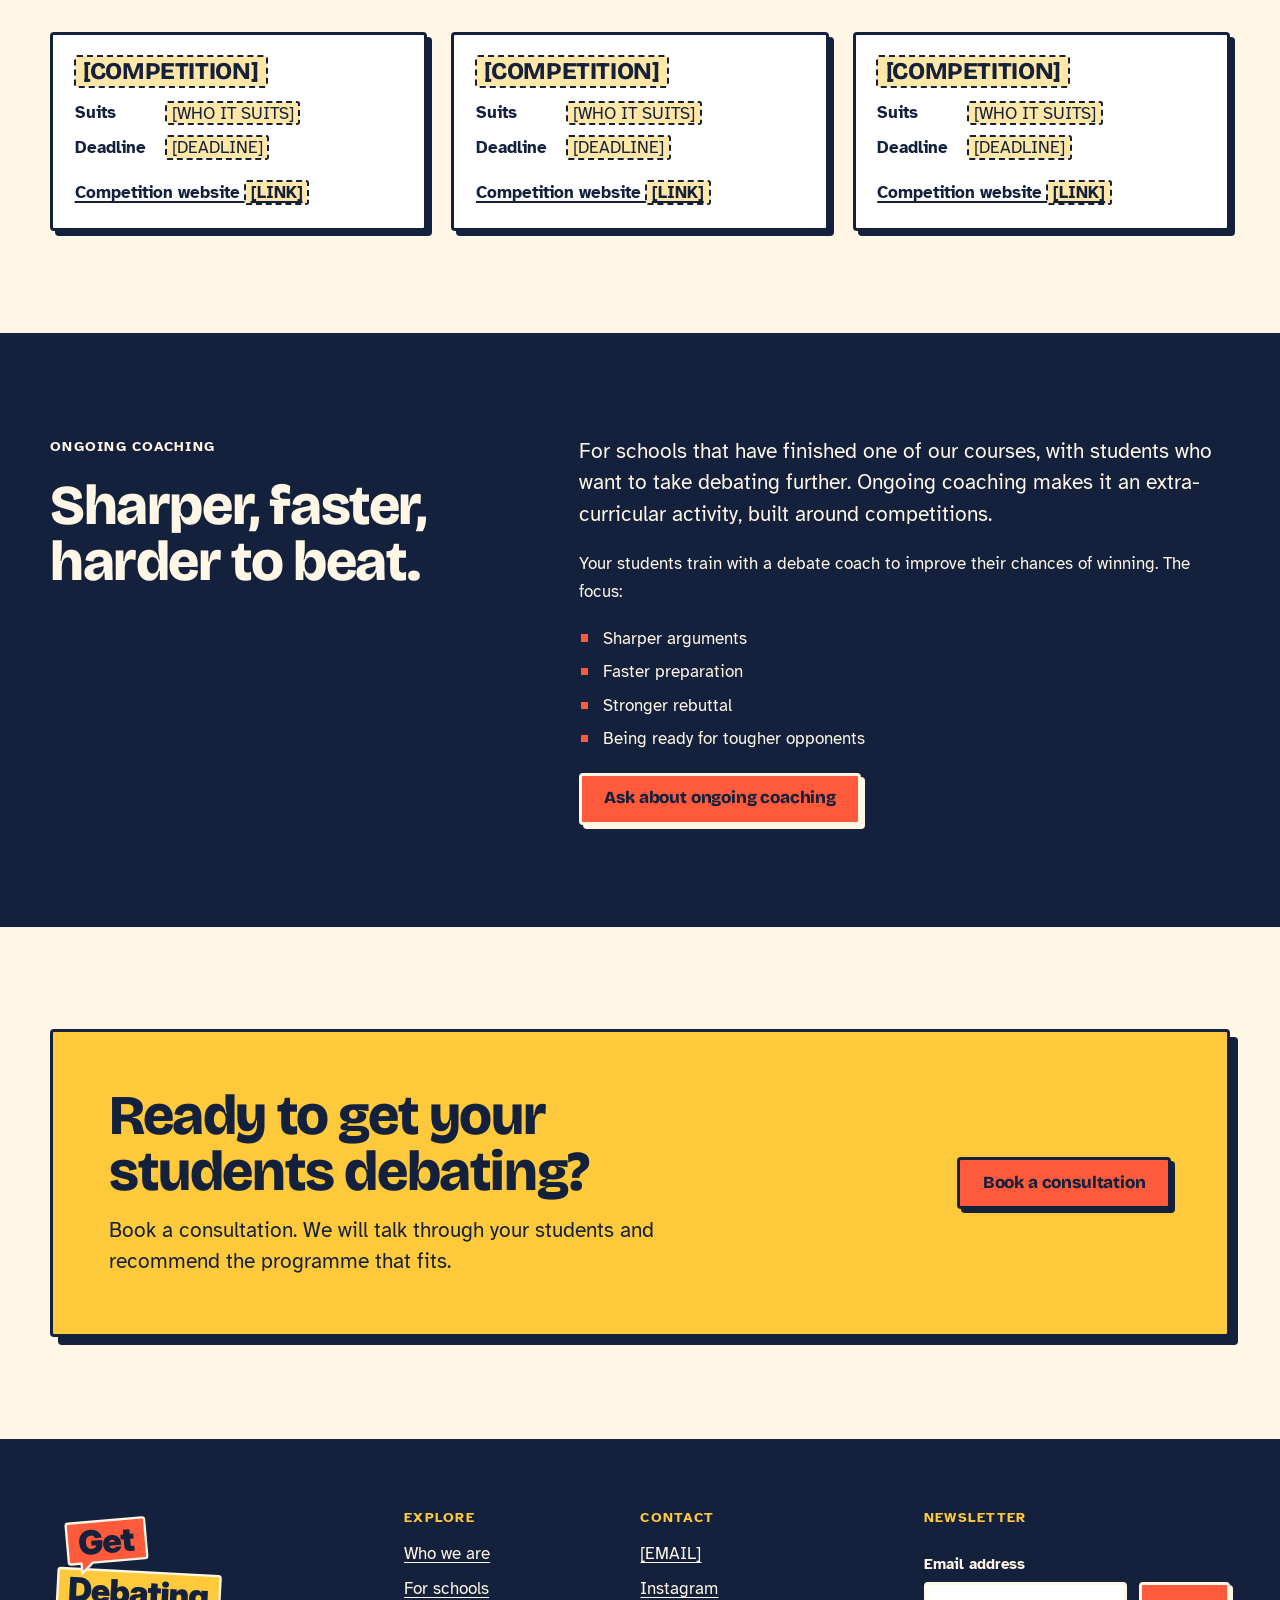
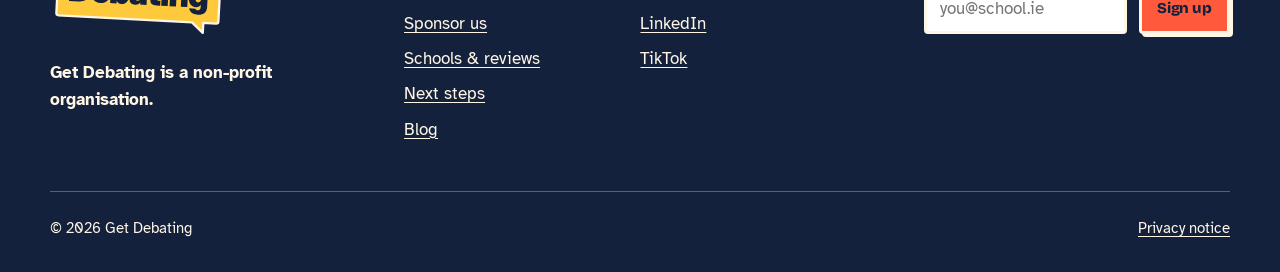
<file: next-steps.html>
<!DOCTYPE html>
<html lang="en-IE">
<head>
<meta charset="utf-8">
<meta name="viewport" content="width=device-width, initial-scale=1">
<title>Next steps | Get Debating</title>
<meta name="description" content="For schools that have finished a programme: a random motion generator, competitions to enter and ongoing coaching for students who want to take debating further.">

<!--
  HOW TO EDIT THIS PAGE
  - All the words you can change sit between the tags, in plain view.
    Each section starts with a banner comment like  ===== SECTION NAME =====
  - Anything in [SQUARE BRACKETS] is a placeholder waiting for real content.
  - Colours and fonts: css/site.css, section 1 (SETTINGS).
  - Email, social links, form address: js/settings.js (fill in once).
  - Logo and browser-tab icon: the files in images/logo/.
  - Photos: look for comments starting  PHOTO:
-->

<link rel="icon" type="image/png" href="images/logo/get-debating-profile-picture-yellow.png">
<link rel="apple-touch-icon" href="images/logo/get-debating-profile-picture-yellow.png">
<link rel="preconnect" href="https://fonts.googleapis.com">
<link rel="preconnect" href="https://fonts.gstatic.com" crossorigin>
<link rel="stylesheet" href="https://fonts.googleapis.com/css2?family=Bricolage+Grotesque:opsz,wght@12..96,200..800&display=swap">
<link rel="stylesheet" href="https://fonts.googleapis.com/css2?family=Atkinson+Hyperlegible:ital,wght@0,400;0,700;1,400&display=swap">
<link rel="stylesheet" href="css/site.css">
<script>document.documentElement.classList.add("js");</script>
</head>

<body>
<a class="skip-link" href="#main">Skip to main content</a>

<!-- ===== HEADER (same on every page) ===== -->
<header class="site-header">
  <div class="wrap site-header__bar">
    <a class="wordmark" href="index.html">
      <img src="images/logo/get-debating-logo.svg" alt="Get Debating" width="88" height="64">
    </a>

    <button class="nav-toggle" type="button" aria-expanded="false" aria-controls="site-nav">Menu</button>

    <nav id="site-nav" class="site-nav" aria-label="Main">
      <ul>
        <li><a href="about.html">Who we are</a></li>
        <li><a href="schools.html">For schools</a></li>
        <li><a href="sponsor.html">Sponsor us</a></li>
        <li><a href="reviews.html">Schools &amp; reviews</a></li>
        <li><a href="next-steps.html" aria-current="page">Next steps</a></li>
        <li><a href="blog/index.html">Blog</a></li>
      </ul>
    </nav>

    <a class="btn btn--small header-book" href="schools.html#consultation">Book<span class="header-book__long">&nbsp;a consultation</span></a>
  </div>
</header>


<main id="main">
  <!-- ===== PAGE HEADING ===== -->
  <section class="page-hero on-yellow no-print">
    <div class="wrap">
      <p class="kicker">Next steps</p>
      <!-- EDIT: page headline and intro -->
      <h1>Finished a programme? <span class="hl">Keep going.</span></h1>
      <p class="lead">Motions to practise with, competitions to enter, and coaching to take your best debaters further.</p>
      <p class="jump">
        <a href="#motions">Motion generator</a>
        <a href="#competitions">Competitions</a>
        <a href="#coaching">Ongoing coaching</a>
      </p>
    </div>
  </section>


  <!-- ===== RANDOM MOTION GENERATOR =====
       The motions are a plain list in js/motions.js (one per line). Edit them there. -->
  <section class="section on-white no-print" id="motions">
    <div class="wrap">
      <div class="section-head">
        <p class="kicker">Random motion generator</p>
        <h2>Need something to debate?</h2>
      </div>

      <div class="generator" id="motion-generator">

        <div class="generator__main">
          <div class="filters">
            <div class="field">
              <label for="motion-topic">Topic</label>
              <select class="input" id="motion-topic"><option value="">All topics</option></select>
            </div>
            <div class="field">
              <label for="motion-level">Difficulty</label>
              <select class="input" id="motion-level"><option value="">All levels</option></select>
            </div>
          </div>

          <div class="motion-card" aria-live="polite">
            <p class="motion-card__text" id="motion-text">Press the button for a motion.</p>
            <p class="motion-card__side" id="motion-side" hidden></p>
            <ul class="chips">
              <li id="motion-chip-topic" hidden></li>
              <li id="motion-chip-level" hidden></li>
            </ul>
          </div>

          <div class="actions">
            <button class="btn btn--big" type="button" id="motion-new">Give me a motion</button>
            <!-- SIDE PICKER (optional extra: delete this button if you don't want it) -->
            <button class="btn btn--fund" type="button" id="motion-pick-side">Pick my side</button>
          </div>
          <p class="field__hint" id="motion-count"></p>
        </div>

        <!-- PREP TIMER (optional extra: delete this whole <div> if you don't want it) -->
        <div class="card tool timer" id="prep-timer">
          <h3>Prep timer</h3>
          <p class="timer__display" id="timer-display">15:00</p>
          <div class="timer__row">
            <div class="field">
              <label for="timer-minutes">Minutes</label>
              <!-- EDIT: prep time options -->
              <select class="input" id="timer-minutes">
                <option value="5">5</option>
                <option value="10">10</option>
                <option value="15" selected>15</option>
                <option value="20">20</option>
                <option value="30">30</option>
              </select>
            </div>
            <button class="btn btn--small" type="button" id="timer-start">Start</button>
            <button class="btn btn--small btn--plain" type="button" id="timer-reset">Reset</button>
          </div>
          <p class="form-status" id="timer-status" role="status"></p>
        </div>

      </div>
    </div>
  </section>


  <!-- ===== COMPETITIONS TO ENTER ===== -->
  <section class="section no-print" id="competitions">
    <div class="wrap">
      <div class="section-head">
        <p class="kicker">Competitions to enter</p>
        <h2>Ready for a real opponent?</h2>
      </div>

      <!-- EDIT: one card per competition. Copy a card to add one. Put the web address inside href="". -->
      <div class="card-grid">

        <article class="card">
          <h3><span class="ph">[COMPETITION]</span></h3>
          <dl class="facts">
            <dt>Suits</dt>     <dd><span class="ph">[WHO IT SUITS]</span></dd>
            <dt>Deadline</dt>  <dd><span class="ph">[DEADLINE]</span></dd>
          </dl>
          <a class="card__link" href="#">Competition website <span class="ph">[LINK]</span></a>
        </article>

        <article class="card">
          <h3><span class="ph">[COMPETITION]</span></h3>
          <dl class="facts">
            <dt>Suits</dt>     <dd><span class="ph">[WHO IT SUITS]</span></dd>
            <dt>Deadline</dt>  <dd><span class="ph">[DEADLINE]</span></dd>
          </dl>
          <a class="card__link" href="#">Competition website <span class="ph">[LINK]</span></a>
        </article>

        <article class="card">
          <h3><span class="ph">[COMPETITION]</span></h3>
          <dl class="facts">
            <dt>Suits</dt>     <dd><span class="ph">[WHO IT SUITS]</span></dd>
            <dt>Deadline</dt>  <dd><span class="ph">[DEADLINE]</span></dd>
          </dl>
          <a class="card__link" href="#">Competition website <span class="ph">[LINK]</span></a>
        </article>

      </div>
    </div>
  </section>


  <!-- ===== ONGOING COACHING =====
       The button opens the consultation form on the For schools page with
       "Ongoing coaching (after a course)" already ticked. -->
  <section class="section on-ink" id="coaching">
    <div class="wrap split">
      <div class="stack">
        <p class="kicker">Ongoing coaching</p>
        <!-- EDIT: headline -->
        <h2>Sharper, faster, harder to beat.</h2>
      </div>
      <div class="stack">
        <!-- EDIT: text and list -->
        <p class="lead">For schools that have finished one of our courses, with students who want to take debating further. Ongoing coaching makes it an extra-curricular activity, built around competitions.</p>
        <p>Your students train with a debate coach to improve their chances of winning. The focus:</p>
        <ul class="ticks">
          <li>Sharper arguments</li>
          <li>Faster preparation</li>
          <li>Stronger rebuttal</li>
          <li>Being ready for tougher opponents</li>
        </ul>
        <div class="actions">
          <a class="btn" href="schools.html?programme=ongoing#consultation">Ask about ongoing coaching</a>
        </div>
      </div>
    </div>
  </section>

  <!-- ===== CLOSING ACTION PANEL (same on every page) ===== -->
  <section class="section no-print">
    <div class="wrap">
      <div class="action-panel">
        <div class="stack" style="gap:.9rem">
          <h2>Ready to get your students debating?</h2>
          <p class="lead">Book a consultation. We will talk through your students and recommend the programme that fits.</p>
        </div>
        <div class="actions">
          <a class="btn" href="schools.html#consultation">Book a consultation</a>
        </div>
      </div>
    </div>
  </section>

</main>


<!-- ===== FOOTER (same on every page) ===== -->
<footer class="site-footer on-ink">
  <div class="wrap">
    <div class="site-footer__grid">

      <div class="site-footer__brand">
        <a class="wordmark wordmark--large" href="index.html">
          <img src="images/logo/get-debating-logo-on-navy.svg" alt="Get Debating" width="176" height="128">
        </a>
        <p class="site-footer__nonprofit">Get Debating is a non-profit organisation.</p>
        <!-- REGISTRATION NUMBER: when you have one, un-comment the next line and fill it in.
        <p>Registration number: [REGISTRATION NUMBER]</p>
        -->
      </div>

      <nav aria-label="Footer">
        <h2>Explore</h2>
        <ul>
          <li><a href="about.html">Who we are</a></li>
          <li><a href="schools.html">For schools</a></li>
          <li><a href="sponsor.html">Sponsor us</a></li>
          <li><a href="reviews.html">Schools &amp; reviews</a></li>
          <li><a href="next-steps.html">Next steps</a></li>
          <li><a href="blog/index.html">Blog</a></li>
        </ul>
      </nav>

      <div>
        <h2>Contact</h2>
        <!-- The email and social links are set once in js/settings.js. Delete any line you don't use. -->
        <ul>
          <li><a data-link="email" href="#">[EMAIL]</a></li>
          <li><a data-link="instagram" href="#">Instagram</a></li>
          <li><a data-link="linkedin" href="#">LinkedIn</a></li>
          <li><a data-link="tiktok" href="#">TikTok</a></li>
        </ul>
      </div>

      <!-- NEWSLETTER (optional extra: delete this whole <form> if you don't want it) -->
      <form class="newsletter" data-form="Newsletter sign-up" data-success="Thank you. You are on the list.">
        <h2>Newsletter</h2>
        <div class="field">
          <label for="newsletter-email">Email address</label>
          <div class="newsletter__row">
            <input class="input" id="newsletter-email" name="email" type="email" autocomplete="email" placeholder="you@school.ie" required>
            <button class="btn btn--small" type="submit">Sign up</button>
          </div>
        </div>
        <p class="form-status" role="status"></p>
      </form>

    </div>

    <div class="site-footer__base">
      <p>© <span data-year>2026</span> Get Debating</p>
      <p><a href="privacy.html">Privacy notice</a></p>
    </div>
  </div>
</footer>


<script src="js/settings.js"></script>
<script src="js/site.js"></script>
<script src="js/motions.js"></script>
<script src="js/motion-generator.js"></script>
</body>
</html>
</file>
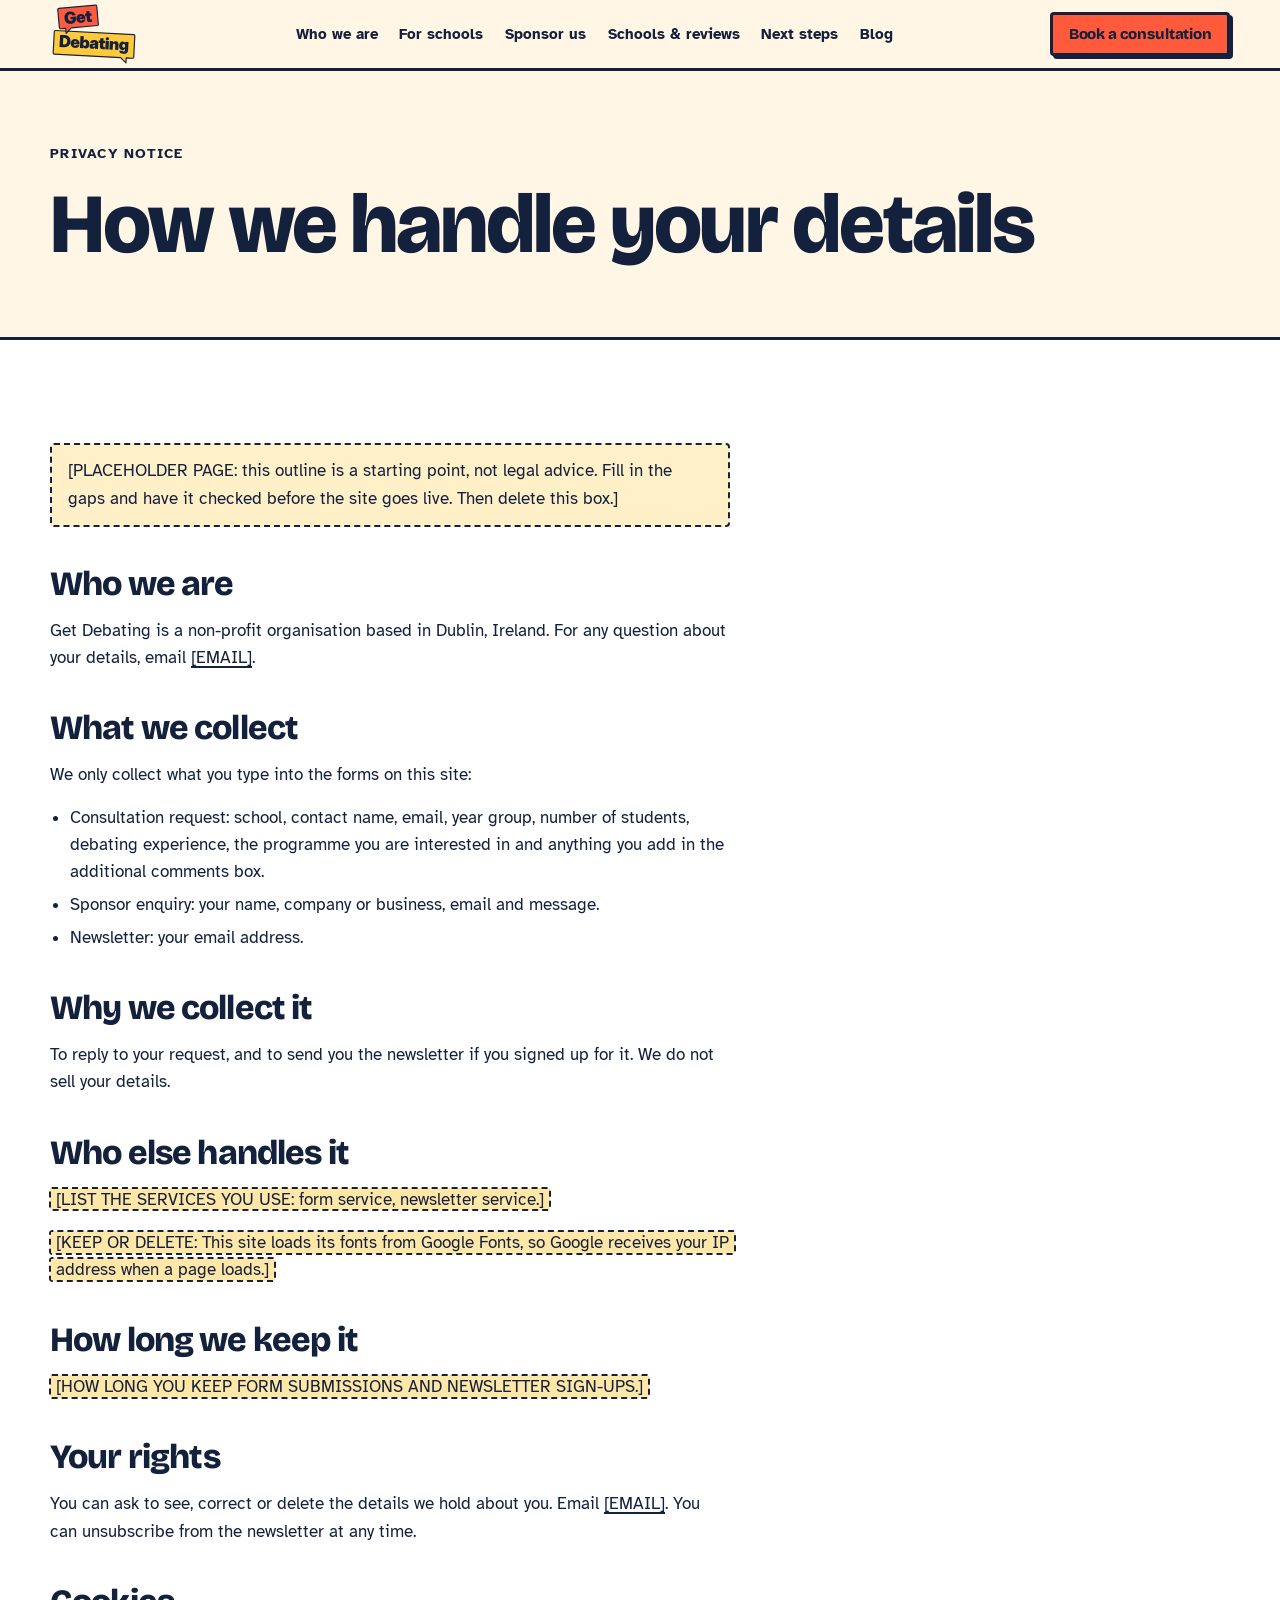
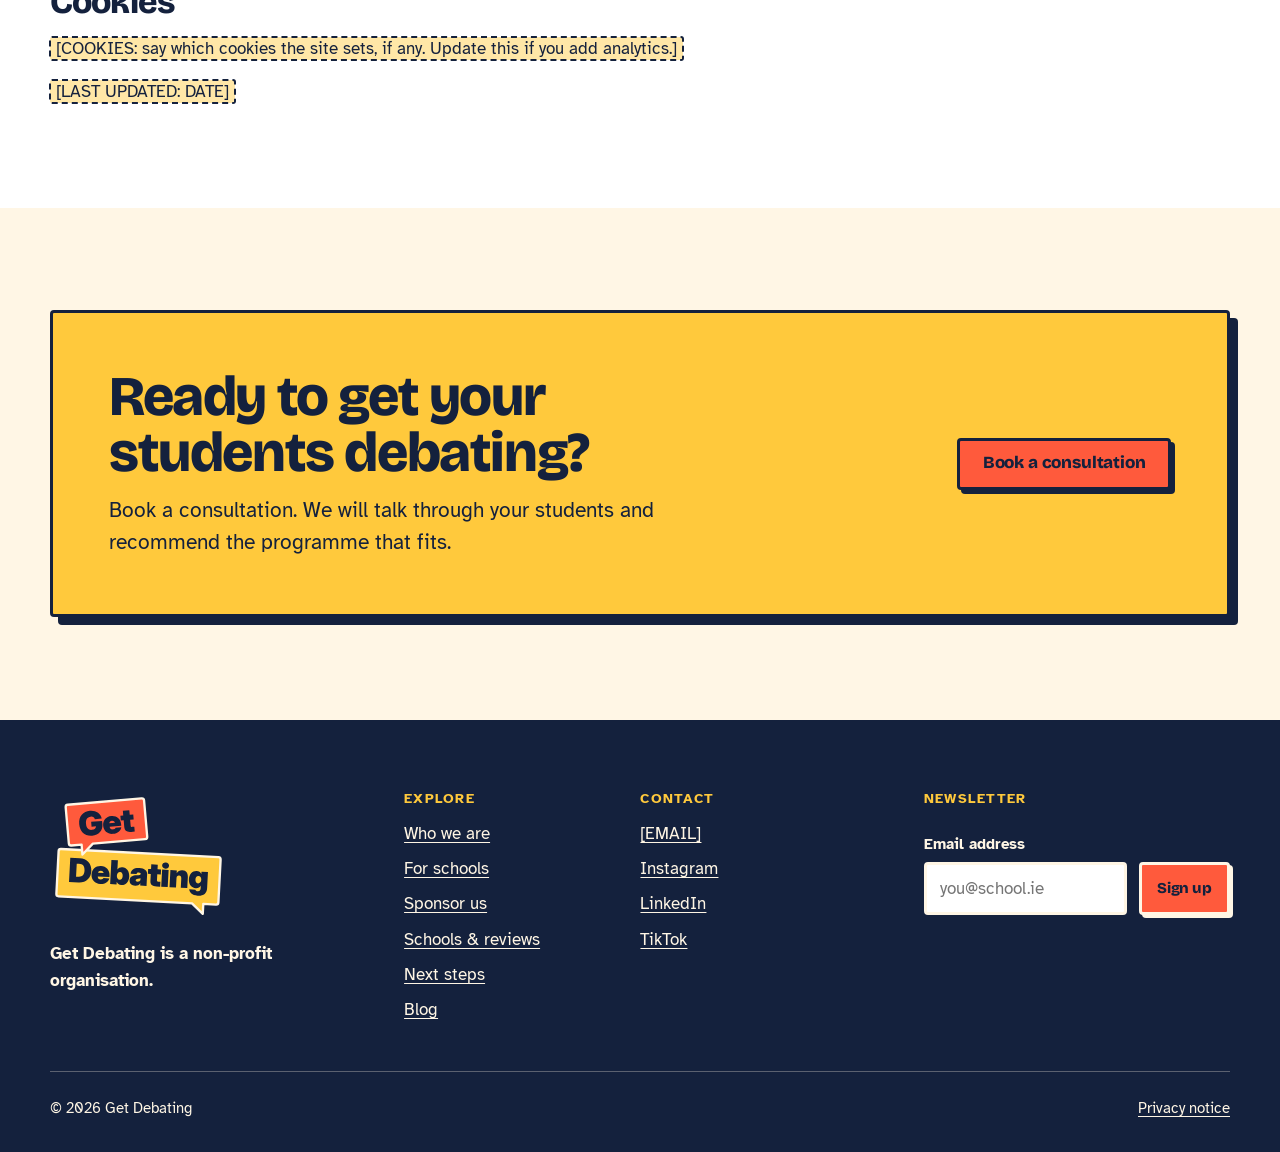
<file: privacy.html>
<!DOCTYPE html>
<html lang="en-IE">
<head>
<meta charset="utf-8">
<meta name="viewport" content="width=device-width, initial-scale=1">
<title>Privacy notice | Get Debating</title>
<meta name="description" content="How Get Debating handles personal details.">

<!--
  HOW TO EDIT THIS PAGE
  - All the words you can change sit between the tags, in plain view.
    Each section starts with a banner comment like  ===== SECTION NAME =====
  - Anything in [SQUARE BRACKETS] is a placeholder waiting for real content.
  - Colours and fonts: css/site.css, section 1 (SETTINGS).
  - Email, social links, form address: js/settings.js (fill in once).
  - Logo and browser-tab icon: the files in images/logo/.
  - Photos: look for comments starting  PHOTO:
-->

<link rel="icon" type="image/png" href="images/logo/get-debating-profile-picture-yellow.png">
<link rel="apple-touch-icon" href="images/logo/get-debating-profile-picture-yellow.png">
<link rel="preconnect" href="https://fonts.googleapis.com">
<link rel="preconnect" href="https://fonts.gstatic.com" crossorigin>
<link rel="stylesheet" href="https://fonts.googleapis.com/css2?family=Bricolage+Grotesque:opsz,wght@12..96,200..800&display=swap">
<link rel="stylesheet" href="https://fonts.googleapis.com/css2?family=Atkinson+Hyperlegible:ital,wght@0,400;0,700;1,400&display=swap">
<link rel="stylesheet" href="css/site.css">
<script>document.documentElement.classList.add("js");</script>
</head>

<body>
<a class="skip-link" href="#main">Skip to main content</a>

<!-- ===== HEADER (same on every page) ===== -->
<header class="site-header">
  <div class="wrap site-header__bar">
    <a class="wordmark" href="index.html">
      <img src="images/logo/get-debating-logo.svg" alt="Get Debating" width="88" height="64">
    </a>

    <button class="nav-toggle" type="button" aria-expanded="false" aria-controls="site-nav">Menu</button>

    <nav id="site-nav" class="site-nav" aria-label="Main">
      <ul>
        <li><a href="about.html">Who we are</a></li>
        <li><a href="schools.html">For schools</a></li>
        <li><a href="sponsor.html">Sponsor us</a></li>
        <li><a href="reviews.html">Schools &amp; reviews</a></li>
        <li><a href="next-steps.html">Next steps</a></li>
        <li><a href="blog/index.html">Blog</a></li>
      </ul>
    </nav>

    <a class="btn btn--small header-book" href="schools.html#consultation">Book<span class="header-book__long">&nbsp;a consultation</span></a>
  </div>
</header>


<main id="main">
  <!-- ===== PAGE HEADING ===== -->
  <section class="page-hero">
    <div class="wrap">
      <p class="kicker">Privacy notice</p>
      <h1>How we handle your details</h1>
    </div>
  </section>


  <!-- ===== PRIVACY NOTICE =====
       EDIT: this is a starting outline, not a finished legal notice.
       Fill in each placeholder and have the page checked before launch. -->
  <section class="section on-white">
    <div class="wrap">
      <div class="prose">

        <p class="ph-block">[PLACEHOLDER PAGE: this outline is a starting point, not legal advice. Fill in the gaps and have it checked before the site goes live. Then delete this box.]</p>

        <h2>Who we are</h2>
        <p>Get Debating is a non-profit organisation based in Dublin, Ireland. For any question about your details, email <a data-link="email" href="#">[EMAIL]</a>.</p>

        <h2>What we collect</h2>
        <p>We only collect what you type into the forms on this site:</p>
        <ul>
          <li>Consultation request: school, contact name, email, year group, number of students, debating experience, the programme you are interested in and anything you add in the additional comments box.</li>
          <li>Sponsor enquiry: your name, company or business, email and message.</li>
          <li>Newsletter: your email address.</li>
        </ul>

        <h2>Why we collect it</h2>
        <p>To reply to your request, and to send you the newsletter if you signed up for it. We do not sell your details.</p>

        <h2>Who else handles it</h2>
        <p><span class="ph">[LIST THE SERVICES YOU USE: form service, newsletter service.]</span></p>
        <p><span class="ph">[KEEP OR DELETE: This site loads its fonts from Google Fonts, so Google receives your IP address when a page loads.]</span></p>

        <h2>How long we keep it</h2>
        <p><span class="ph">[HOW LONG YOU KEEP FORM SUBMISSIONS AND NEWSLETTER SIGN-UPS.]</span></p>

        <h2>Your rights</h2>
        <p>You can ask to see, correct or delete the details we hold about you. Email <a data-link="email" href="#">[EMAIL]</a>. You can unsubscribe from the newsletter at any time.</p>

        <h2>Cookies</h2>
        <p><span class="ph">[COOKIES: say which cookies the site sets, if any. Update this if you add analytics.]</span></p>

        <p><span class="ph">[LAST UPDATED: DATE]</span></p>
      </div>
    </div>
  </section>

  <!-- ===== CLOSING ACTION PANEL (same on every page) ===== -->
  <section class="section no-print">
    <div class="wrap">
      <div class="action-panel">
        <div class="stack" style="gap:.9rem">
          <h2>Ready to get your students debating?</h2>
          <p class="lead">Book a consultation. We will talk through your students and recommend the programme that fits.</p>
        </div>
        <div class="actions">
          <a class="btn" href="schools.html#consultation">Book a consultation</a>
        </div>
      </div>
    </div>
  </section>

</main>


<!-- ===== FOOTER (same on every page) ===== -->
<footer class="site-footer on-ink">
  <div class="wrap">
    <div class="site-footer__grid">

      <div class="site-footer__brand">
        <a class="wordmark wordmark--large" href="index.html">
          <img src="images/logo/get-debating-logo-on-navy.svg" alt="Get Debating" width="176" height="128">
        </a>
        <p class="site-footer__nonprofit">Get Debating is a non-profit organisation.</p>
        <!-- REGISTRATION NUMBER: when you have one, un-comment the next line and fill it in.
        <p>Registration number: [REGISTRATION NUMBER]</p>
        -->
      </div>

      <nav aria-label="Footer">
        <h2>Explore</h2>
        <ul>
          <li><a href="about.html">Who we are</a></li>
          <li><a href="schools.html">For schools</a></li>
          <li><a href="sponsor.html">Sponsor us</a></li>
          <li><a href="reviews.html">Schools &amp; reviews</a></li>
          <li><a href="next-steps.html">Next steps</a></li>
          <li><a href="blog/index.html">Blog</a></li>
        </ul>
      </nav>

      <div>
        <h2>Contact</h2>
        <!-- The email and social links are set once in js/settings.js. Delete any line you don't use. -->
        <ul>
          <li><a data-link="email" href="#">[EMAIL]</a></li>
          <li><a data-link="instagram" href="#">Instagram</a></li>
          <li><a data-link="linkedin" href="#">LinkedIn</a></li>
          <li><a data-link="tiktok" href="#">TikTok</a></li>
        </ul>
      </div>

      <!-- NEWSLETTER (optional extra: delete this whole <form> if you don't want it) -->
      <form class="newsletter" data-form="Newsletter sign-up" data-success="Thank you. You are on the list.">
        <h2>Newsletter</h2>
        <div class="field">
          <label for="newsletter-email">Email address</label>
          <div class="newsletter__row">
            <input class="input" id="newsletter-email" name="email" type="email" autocomplete="email" placeholder="you@school.ie" required>
            <button class="btn btn--small" type="submit">Sign up</button>
          </div>
        </div>
        <p class="form-status" role="status"></p>
      </form>

    </div>

    <div class="site-footer__base">
      <p>© <span data-year>2026</span> Get Debating</p>
      <p><a href="privacy.html">Privacy notice</a></p>
    </div>
  </div>
</footer>


<script src="js/settings.js"></script>
<script src="js/site.js"></script>
</body>
</html>
</file>
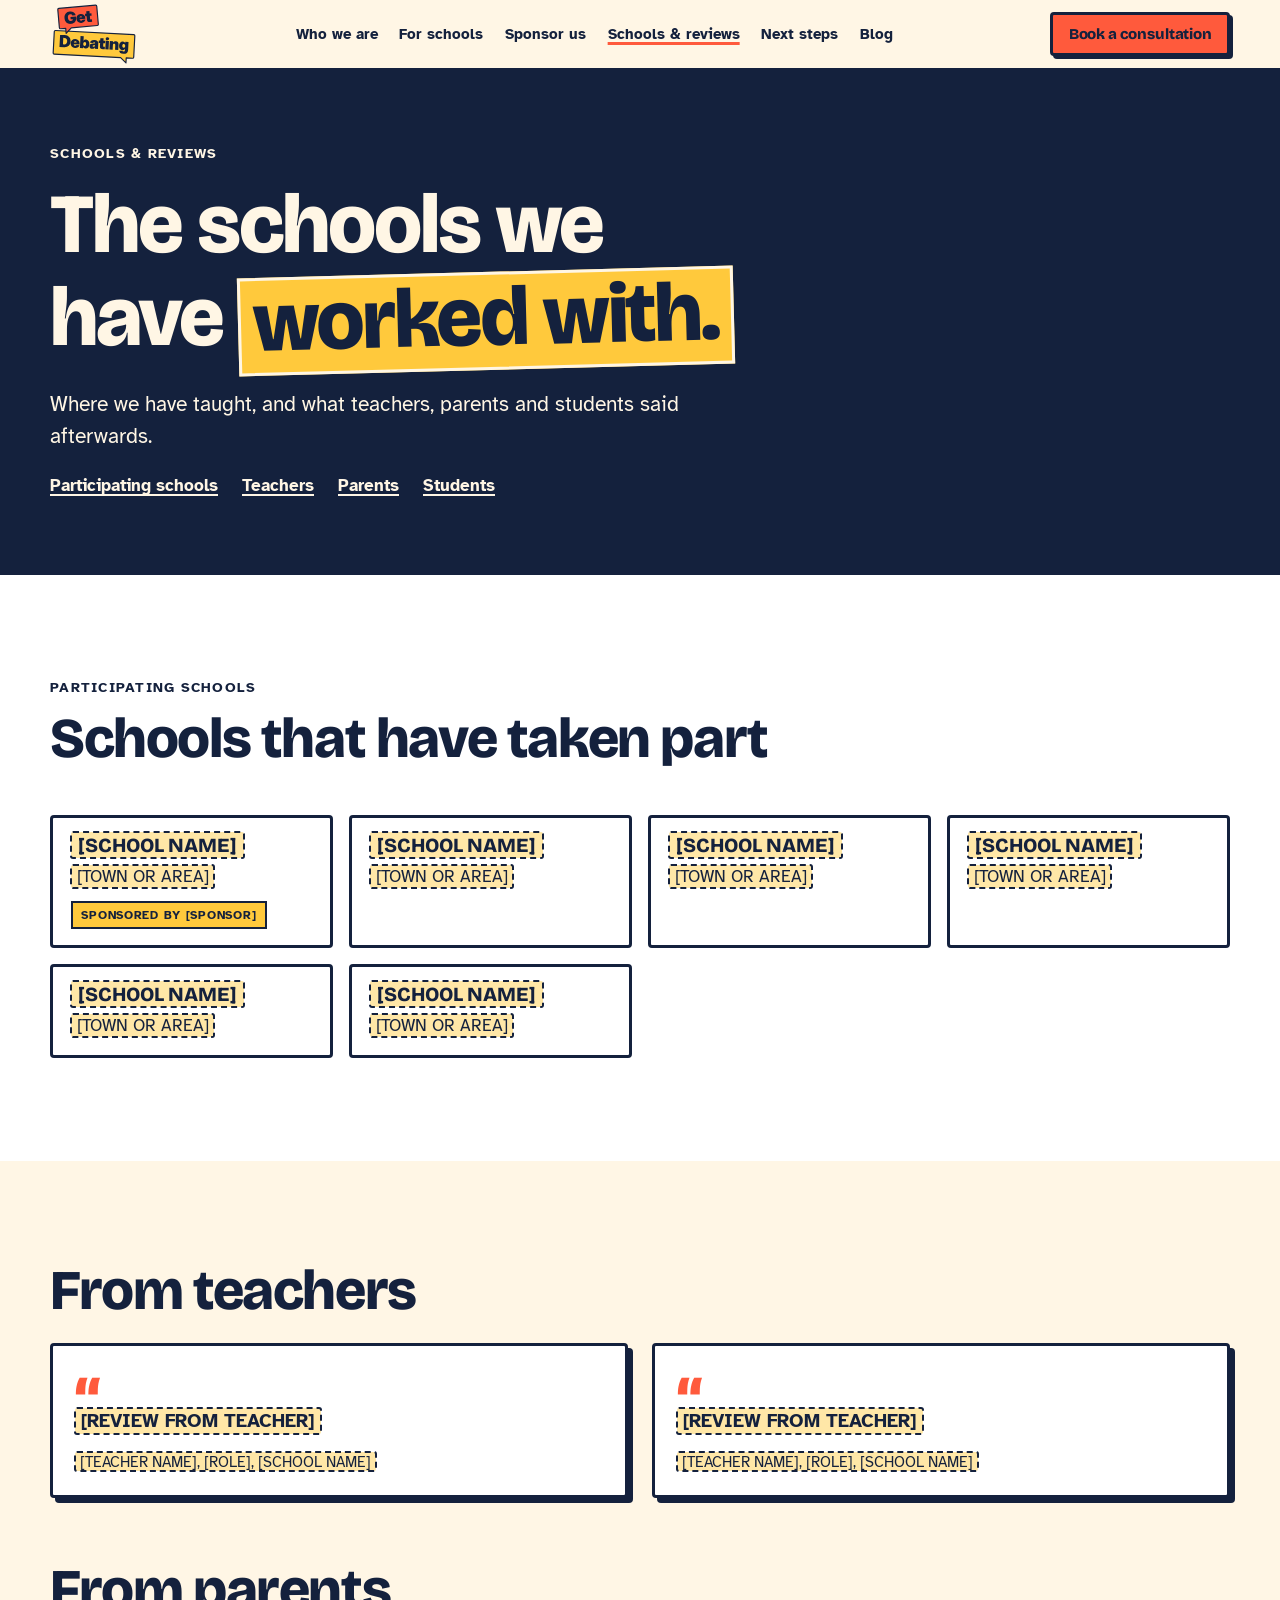
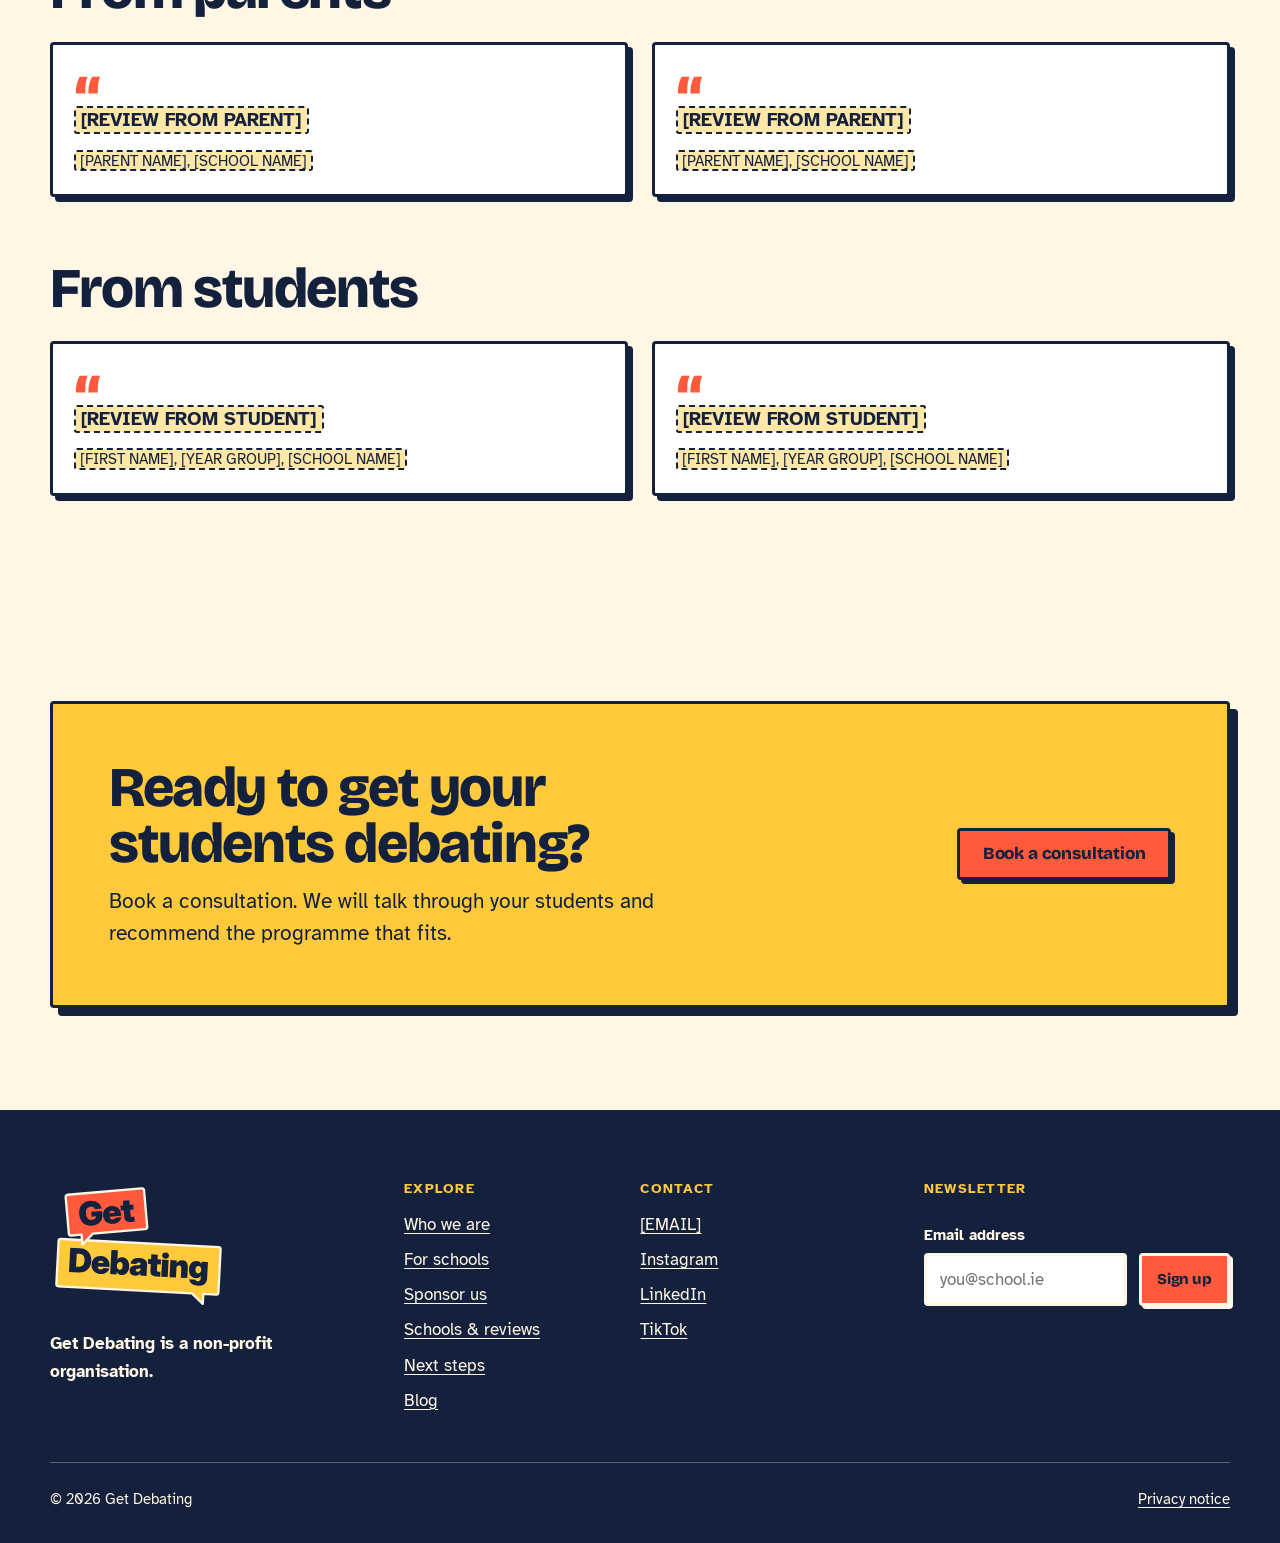
<file: reviews.html>
<!DOCTYPE html>
<html lang="en-IE">
<head>
<meta charset="utf-8">
<meta name="viewport" content="width=device-width, initial-scale=1">
<title>Schools and reviews | Get Debating</title>
<meta name="description" content="Schools that have taken part in Get Debating programmes, and what teachers, parents and students say.">

<!--
  HOW TO EDIT THIS PAGE
  - All the words you can change sit between the tags, in plain view.
    Each section starts with a banner comment like  ===== SECTION NAME =====
  - Anything in [SQUARE BRACKETS] is a placeholder waiting for real content.
  - Colours and fonts: css/site.css, section 1 (SETTINGS).
  - Email, social links, form address: js/settings.js (fill in once).
  - Logo and browser-tab icon: the files in images/logo/.
  - Photos: look for comments starting  PHOTO:
-->

<link rel="icon" type="image/png" href="images/logo/get-debating-profile-picture-yellow.png">
<link rel="apple-touch-icon" href="images/logo/get-debating-profile-picture-yellow.png">
<link rel="preconnect" href="https://fonts.googleapis.com">
<link rel="preconnect" href="https://fonts.gstatic.com" crossorigin>
<link rel="stylesheet" href="https://fonts.googleapis.com/css2?family=Bricolage+Grotesque:opsz,wght@12..96,200..800&display=swap">
<link rel="stylesheet" href="https://fonts.googleapis.com/css2?family=Atkinson+Hyperlegible:ital,wght@0,400;0,700;1,400&display=swap">
<link rel="stylesheet" href="css/site.css">
<script>document.documentElement.classList.add("js");</script>
</head>

<body>
<a class="skip-link" href="#main">Skip to main content</a>

<!-- ===== HEADER (same on every page) ===== -->
<header class="site-header">
  <div class="wrap site-header__bar">
    <a class="wordmark" href="index.html">
      <img src="images/logo/get-debating-logo.svg" alt="Get Debating" width="88" height="64">
    </a>

    <button class="nav-toggle" type="button" aria-expanded="false" aria-controls="site-nav">Menu</button>

    <nav id="site-nav" class="site-nav" aria-label="Main">
      <ul>
        <li><a href="about.html">Who we are</a></li>
        <li><a href="schools.html">For schools</a></li>
        <li><a href="sponsor.html">Sponsor us</a></li>
        <li><a href="reviews.html" aria-current="page">Schools &amp; reviews</a></li>
        <li><a href="next-steps.html">Next steps</a></li>
        <li><a href="blog/index.html">Blog</a></li>
      </ul>
    </nav>

    <a class="btn btn--small header-book" href="schools.html#consultation">Book<span class="header-book__long">&nbsp;a consultation</span></a>
  </div>
</header>


<main id="main">
  <!-- ===== PAGE HEADING ===== -->
  <section class="page-hero on-ink">
    <div class="wrap">
      <p class="kicker">Schools &amp; reviews</p>
      <!-- EDIT: page headline and intro -->
      <h1>The schools we have <span class="hl">worked with.</span></h1>
      <p class="lead">Where we have taught, and what teachers, parents and students said afterwards.</p>
      <p class="jump">
        <a href="#schools">Participating schools</a>
        <a href="#teachers">Teachers</a>
        <a href="#parents">Parents</a>
        <a href="#students">Students</a>
      </p>
    </div>
  </section>


  <!-- ===== PARTICIPATING SCHOOLS ===== -->
  <section class="section on-white" id="schools">
    <div class="wrap">
      <div class="section-head">
        <p class="kicker">Participating schools</p>
        <h2>Schools that have taken part</h2>
      </div>

      <!-- EDIT: one <li class="school"> per school. Only list real schools that have agreed to be named.
           "SPONSORED BY" BADGE (optional extra): keep the <span class="badge"> line only for schools whose
           course was sponsored. Delete that line for every other school. -->
      <ul class="school-list">
        <li class="school">
          <span class="school__name"><span class="ph">[SCHOOL NAME]</span></span>
          <span><span class="ph">[TOWN OR AREA]</span></span>
          <span class="badge">Sponsored by [SPONSOR]</span>
        </li>

        <li class="school">
          <span class="school__name"><span class="ph">[SCHOOL NAME]</span></span>
          <span><span class="ph">[TOWN OR AREA]</span></span>
        </li>

        <li class="school">
          <span class="school__name"><span class="ph">[SCHOOL NAME]</span></span>
          <span><span class="ph">[TOWN OR AREA]</span></span>
        </li>

        <li class="school">
          <span class="school__name"><span class="ph">[SCHOOL NAME]</span></span>
          <span><span class="ph">[TOWN OR AREA]</span></span>
        </li>

        <li class="school">
          <span class="school__name"><span class="ph">[SCHOOL NAME]</span></span>
          <span><span class="ph">[TOWN OR AREA]</span></span>
        </li>

        <li class="school">
          <span class="school__name"><span class="ph">[SCHOOL NAME]</span></span>
          <span><span class="ph">[TOWN OR AREA]</span></span>
        </li>

      </ul>
    </div>
  </section>


  <!-- ===== REVIEWS =====
       EDIT: one <figure class="card quote-card"> per review. Copy a block to add one.
       Only publish real quotes, and get permission before using anyone's name. -->
  <section class="section" id="reviews">
    <div class="wrap">

      <div class="quote-group" id="teachers">
        <h2>From teachers</h2>
        <div class="quote-grid">

          <figure class="card quote-card">
            <blockquote><p><span class="ph">[REVIEW FROM TEACHER]</span></p></blockquote>
            <figcaption><span class="ph">[TEACHER NAME], [ROLE], [SCHOOL NAME]</span></figcaption>
          </figure>

          <figure class="card quote-card">
            <blockquote><p><span class="ph">[REVIEW FROM TEACHER]</span></p></blockquote>
            <figcaption><span class="ph">[TEACHER NAME], [ROLE], [SCHOOL NAME]</span></figcaption>
          </figure>

        </div>
      </div>

      <div class="quote-group" id="parents">
        <h2>From parents</h2>
        <div class="quote-grid">

          <figure class="card quote-card">
            <blockquote><p><span class="ph">[REVIEW FROM PARENT]</span></p></blockquote>
            <figcaption><span class="ph">[PARENT NAME], [SCHOOL NAME]</span></figcaption>
          </figure>

          <figure class="card quote-card">
            <blockquote><p><span class="ph">[REVIEW FROM PARENT]</span></p></blockquote>
            <figcaption><span class="ph">[PARENT NAME], [SCHOOL NAME]</span></figcaption>
          </figure>

        </div>
      </div>

      <div class="quote-group" id="students">
        <h2>From students</h2>
        <div class="quote-grid">

          <figure class="card quote-card">
            <blockquote><p><span class="ph">[REVIEW FROM STUDENT]</span></p></blockquote>
            <figcaption><span class="ph">[FIRST NAME], [YEAR GROUP], [SCHOOL NAME]</span></figcaption>
          </figure>

          <figure class="card quote-card">
            <blockquote><p><span class="ph">[REVIEW FROM STUDENT]</span></p></blockquote>
            <figcaption><span class="ph">[FIRST NAME], [YEAR GROUP], [SCHOOL NAME]</span></figcaption>
          </figure>

        </div>
      </div>

    </div>
  </section>

  <!-- ===== CLOSING ACTION PANEL (same on every page) ===== -->
  <section class="section no-print">
    <div class="wrap">
      <div class="action-panel">
        <div class="stack" style="gap:.9rem">
          <h2>Ready to get your students debating?</h2>
          <p class="lead">Book a consultation. We will talk through your students and recommend the programme that fits.</p>
        </div>
        <div class="actions">
          <a class="btn" href="schools.html#consultation">Book a consultation</a>
        </div>
      </div>
    </div>
  </section>

</main>


<!-- ===== FOOTER (same on every page) ===== -->
<footer class="site-footer on-ink">
  <div class="wrap">
    <div class="site-footer__grid">

      <div class="site-footer__brand">
        <a class="wordmark wordmark--large" href="index.html">
          <img src="images/logo/get-debating-logo-on-navy.svg" alt="Get Debating" width="176" height="128">
        </a>
        <p class="site-footer__nonprofit">Get Debating is a non-profit organisation.</p>
        <!-- REGISTRATION NUMBER: when you have one, un-comment the next line and fill it in.
        <p>Registration number: [REGISTRATION NUMBER]</p>
        -->
      </div>

      <nav aria-label="Footer">
        <h2>Explore</h2>
        <ul>
          <li><a href="about.html">Who we are</a></li>
          <li><a href="schools.html">For schools</a></li>
          <li><a href="sponsor.html">Sponsor us</a></li>
          <li><a href="reviews.html">Schools &amp; reviews</a></li>
          <li><a href="next-steps.html">Next steps</a></li>
          <li><a href="blog/index.html">Blog</a></li>
        </ul>
      </nav>

      <div>
        <h2>Contact</h2>
        <!-- The email and social links are set once in js/settings.js. Delete any line you don't use. -->
        <ul>
          <li><a data-link="email" href="#">[EMAIL]</a></li>
          <li><a data-link="instagram" href="#">Instagram</a></li>
          <li><a data-link="linkedin" href="#">LinkedIn</a></li>
          <li><a data-link="tiktok" href="#">TikTok</a></li>
        </ul>
      </div>

      <!-- NEWSLETTER (optional extra: delete this whole <form> if you don't want it) -->
      <form class="newsletter" data-form="Newsletter sign-up" data-success="Thank you. You are on the list.">
        <h2>Newsletter</h2>
        <div class="field">
          <label for="newsletter-email">Email address</label>
          <div class="newsletter__row">
            <input class="input" id="newsletter-email" name="email" type="email" autocomplete="email" placeholder="you@school.ie" required>
            <button class="btn btn--small" type="submit">Sign up</button>
          </div>
        </div>
        <p class="form-status" role="status"></p>
      </form>

    </div>

    <div class="site-footer__base">
      <p>© <span data-year>2026</span> Get Debating</p>
      <p><a href="privacy.html">Privacy notice</a></p>
    </div>
  </div>
</footer>


<script src="js/settings.js"></script>
<script src="js/site.js"></script>
</body>
</html>
</file>
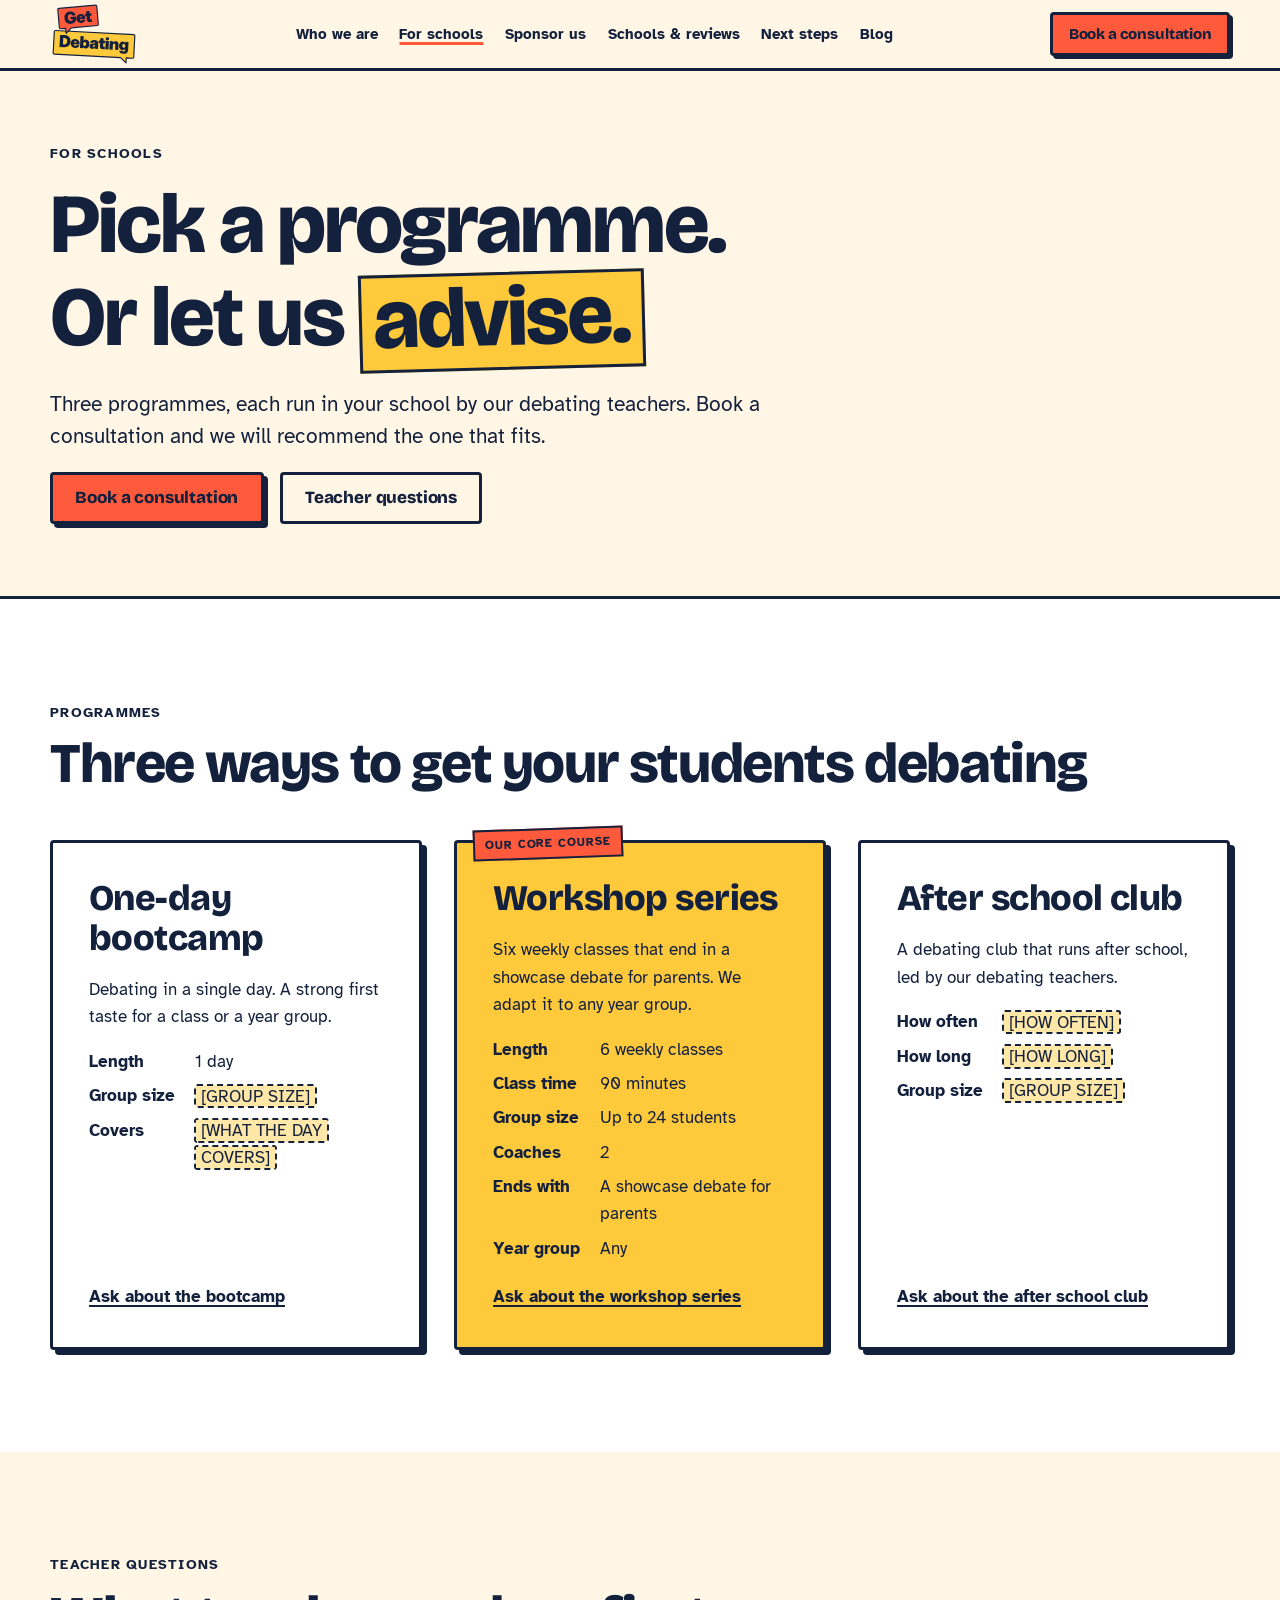
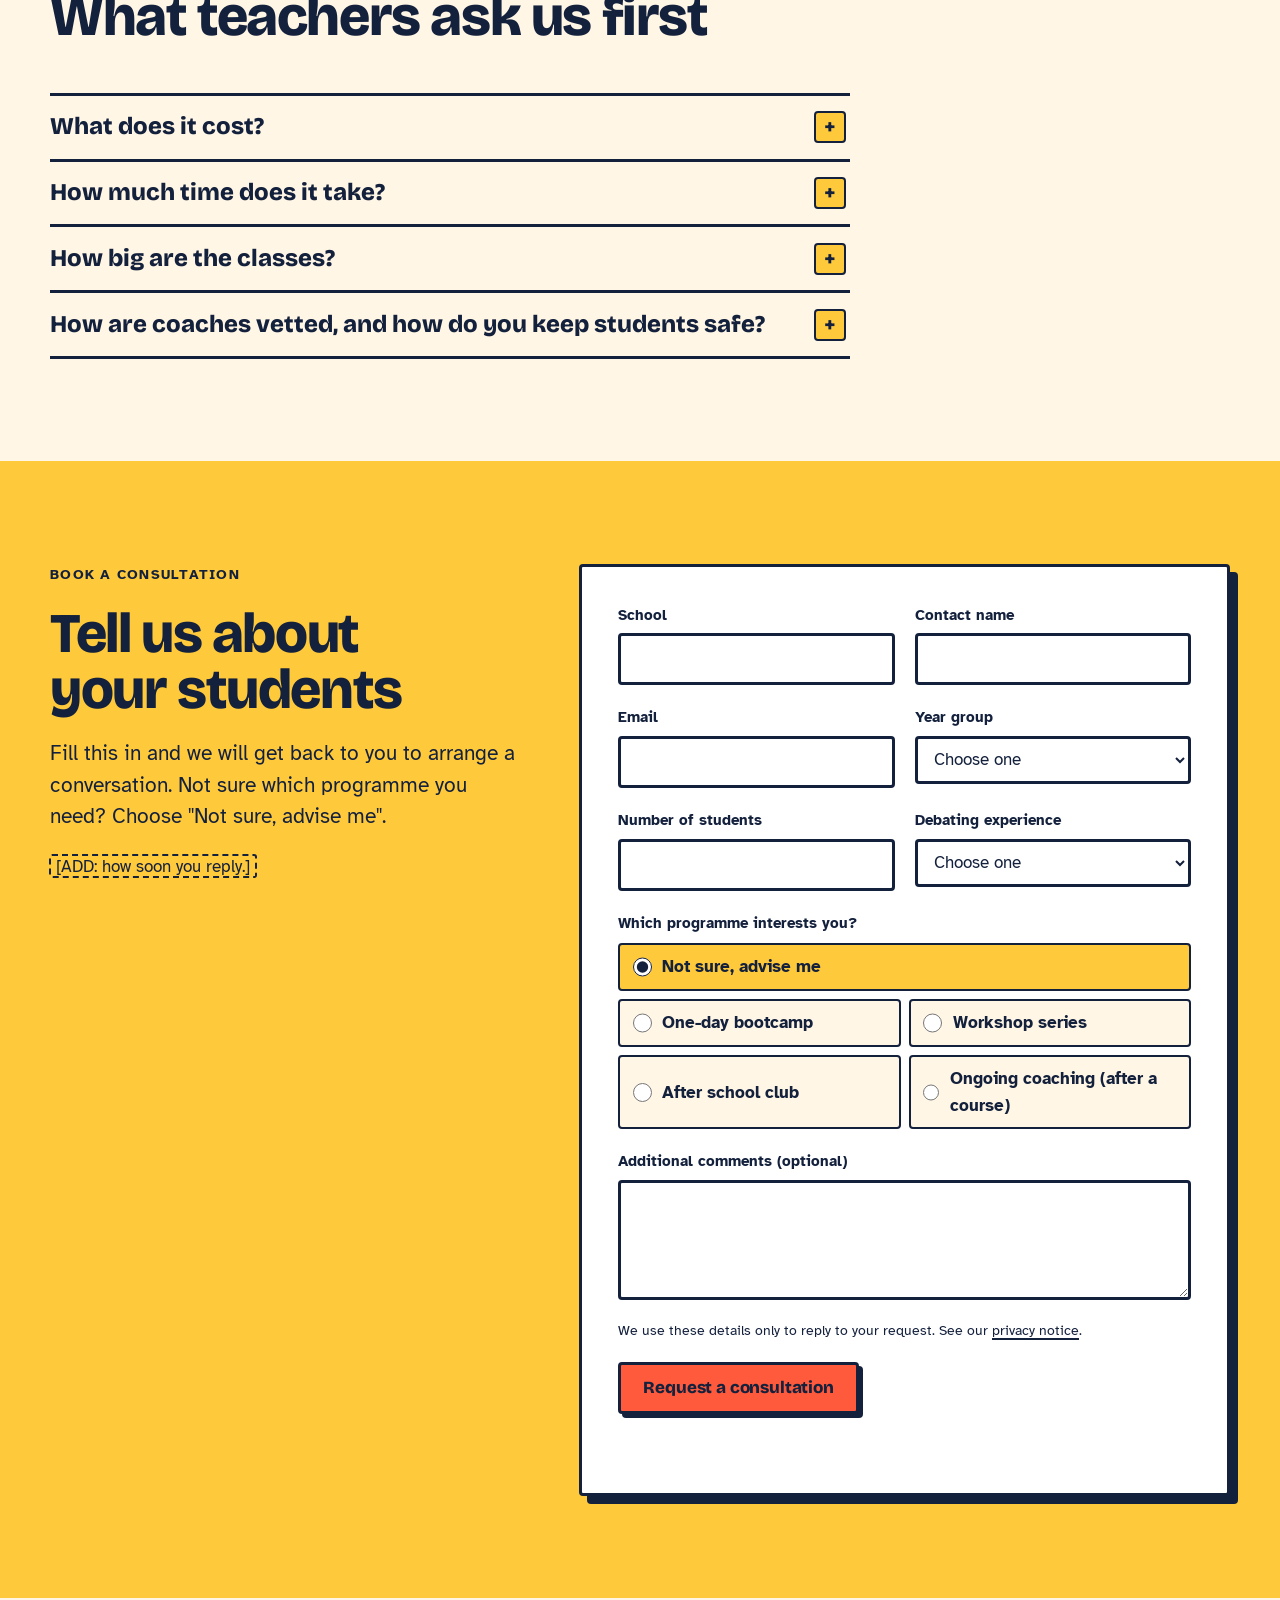
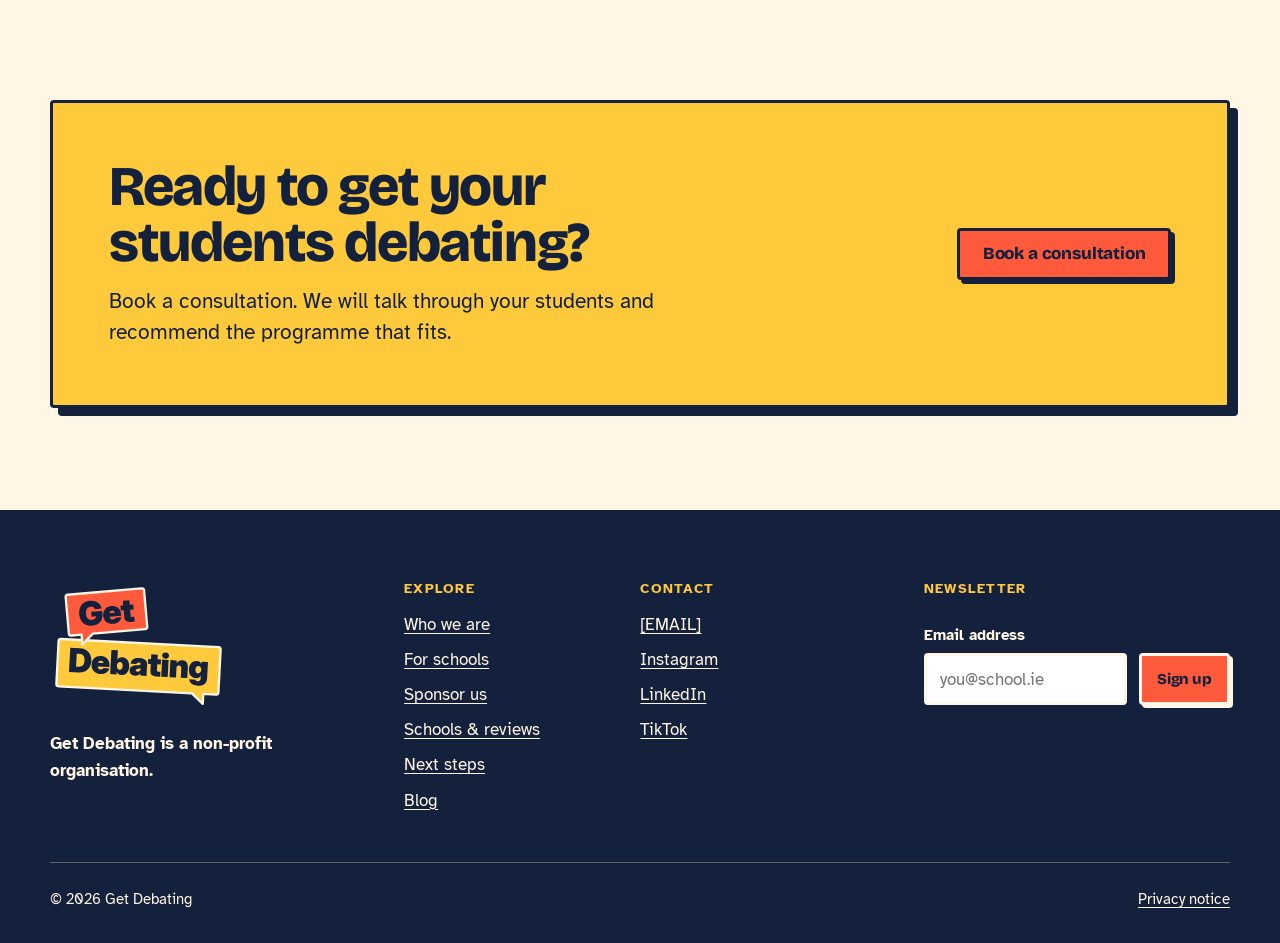
<file: schools.html>
<!DOCTYPE html>
<html lang="en-IE">
<head>
<meta charset="utf-8">
<meta name="viewport" content="width=device-width, initial-scale=1">
<title>For schools | Get Debating</title>
<meta name="description" content="Debating programmes for secondary schools, run in your school by our debating teachers: one-day bootcamp, six-week workshop series and after school club. Book a consultation.">

<!--
  HOW TO EDIT THIS PAGE
  - All the words you can change sit between the tags, in plain view.
    Each section starts with a banner comment like  ===== SECTION NAME =====
  - Anything in [SQUARE BRACKETS] is a placeholder waiting for real content.
  - Colours and fonts: css/site.css, section 1 (SETTINGS).
  - Email, social links, form address: js/settings.js (fill in once).
  - Logo and browser-tab icon: the files in images/logo/.
  - Photos: look for comments starting  PHOTO:
-->

<link rel="icon" type="image/png" href="images/logo/get-debating-profile-picture-yellow.png">
<link rel="apple-touch-icon" href="images/logo/get-debating-profile-picture-yellow.png">
<link rel="preconnect" href="https://fonts.googleapis.com">
<link rel="preconnect" href="https://fonts.gstatic.com" crossorigin>
<link rel="stylesheet" href="https://fonts.googleapis.com/css2?family=Bricolage+Grotesque:opsz,wght@12..96,200..800&display=swap">
<link rel="stylesheet" href="https://fonts.googleapis.com/css2?family=Atkinson+Hyperlegible:ital,wght@0,400;0,700;1,400&display=swap">
<link rel="stylesheet" href="css/site.css">
<script>document.documentElement.classList.add("js");</script>
</head>

<body>
<a class="skip-link" href="#main">Skip to main content</a>

<!-- ===== HEADER (same on every page) ===== -->
<header class="site-header">
  <div class="wrap site-header__bar">
    <a class="wordmark" href="index.html">
      <img src="images/logo/get-debating-logo.svg" alt="Get Debating" width="88" height="64">
    </a>

    <button class="nav-toggle" type="button" aria-expanded="false" aria-controls="site-nav">Menu</button>

    <nav id="site-nav" class="site-nav" aria-label="Main">
      <ul>
        <li><a href="about.html">Who we are</a></li>
        <li><a href="schools.html" aria-current="page">For schools</a></li>
        <li><a href="sponsor.html">Sponsor us</a></li>
        <li><a href="reviews.html">Schools &amp; reviews</a></li>
        <li><a href="next-steps.html">Next steps</a></li>
        <li><a href="blog/index.html">Blog</a></li>
      </ul>
    </nav>

    <a class="btn btn--small header-book" href="schools.html#consultation">Book<span class="header-book__long">&nbsp;a consultation</span></a>
  </div>
</header>


<main id="main">
  <!-- ===== PAGE HEADING ===== -->
  <section class="page-hero">
    <div class="wrap">
      <p class="kicker">For schools</p>
      <!-- EDIT: page headline and intro -->
      <h1>Pick a programme. Or let us <span class="hl">advise.</span></h1>
      <p class="lead">Three programmes, each run in your school by our debating teachers. Book a consultation and we will recommend the one that fits.</p>
      <div class="actions">
        <a class="btn" href="#consultation">Book a consultation</a>
        <a class="btn btn--plain" href="#faq">Teacher questions</a>
      </div>
    </div>
  </section>


  <!-- ===== PROGRAMMES ===== -->
  <section class="section on-white" id="programmes">
    <div class="wrap">
      <div class="section-head">
        <p class="kicker">Programmes</p>
        <h2>Three ways to get your students debating</h2>
      </div>

      <div class="programme-grid">

        <!-- EDIT: programme 1 -->
        <article class="card programme" id="bootcamp">
          <h3>One-day bootcamp</h3>
          <p>Debating in a single day. A strong first taste for a class or a year group.</p>
          <dl class="facts">
            <dt>Length</dt>      <dd>1 day</dd>
            <dt>Group size</dt>  <dd><span class="ph">[GROUP SIZE]</span></dd>
            <dt>Covers</dt>      <dd><span class="ph">[WHAT THE DAY COVERS]</span></dd>
          </dl>
          <a class="card__link" href="#consultation" data-programme="One-day bootcamp">Ask about the bootcamp</a>
        </article>

        <!-- EDIT: programme 2 (the highlighted one) -->
        <article class="card card--featured programme" id="workshop-series">
          <p class="card__flag">Our core course</p>
          <h3>Workshop series</h3>
          <p>Six weekly classes that end in a showcase debate for parents. We adapt it to any year group.</p>
          <dl class="facts">
            <dt>Length</dt>      <dd>6 weekly classes</dd>
            <dt>Class time</dt>  <dd>90 minutes</dd>
            <dt>Group size</dt>  <dd>Up to 24 students</dd>
            <dt>Coaches</dt>     <dd>2</dd>
            <dt>Ends with</dt>   <dd>A showcase debate for parents</dd>
            <dt>Year group</dt>  <dd>Any</dd>
          </dl>
          <a class="card__link" href="#consultation" data-programme="Workshop series">Ask about the workshop series</a>
        </article>

        <!-- EDIT: programme 3 -->
        <article class="card programme" id="after-school-club">
          <h3>After school club</h3>
          <p>A debating club that runs after school, led by our debating teachers.</p>
          <dl class="facts">
            <dt>How often</dt>   <dd><span class="ph">[HOW OFTEN]</span></dd>
            <dt>How long</dt>    <dd><span class="ph">[HOW LONG]</span></dd>
            <dt>Group size</dt>  <dd><span class="ph">[GROUP SIZE]</span></dd>
          </dl>
          <a class="card__link" href="#consultation" data-programme="After school club">Ask about the after school club</a>
        </article>

      </div>
    </div>
  </section>


  <!-- ===== TEACHER FAQ (optional extra: delete this whole section if you don't want it) ===== -->
  <section class="section" id="faq">
    <div class="wrap">
      <div class="section-head">
        <p class="kicker">Teacher questions</p>
        <h2>What teachers ask us first</h2>
      </div>

      <!-- EDIT: each question is one <details> block. Copy a block to add a question. -->
      <div class="faq">

        <details>
          <summary>What does it cost?</summary>
          <div class="faq__answer">
            <p><span class="ph">[COST ANSWER: your prices, or how you quote after a consultation.]</span></p>
            <p>If budget is what is stopping you, tell us. Business sponsorship pays for courses in some schools.</p>
          </div>
        </details>

        <details>
          <summary>How much time does it take?</summary>
          <div class="faq__answer">
            <p>The bootcamp takes one day. The workshop series is six weekly classes of 90 minutes. The after school club runs <span class="ph">[HOW OFTEN]</span> for <span class="ph">[HOW LONG]</span>.</p>
            <p><span class="ph">[ADD: what the teacher needs to do, such as booking a room.]</span></p>
          </div>
        </details>

        <details>
          <summary>How big are the classes?</summary>
          <div class="faq__answer">
            <p>The workshop series takes up to 24 students with two coaches.</p>
            <p><span class="ph">[ADD: group sizes for the other programmes.]</span></p>
          </div>
        </details>

        <details>
          <summary>How are coaches vetted, and how do you keep students safe?</summary>
          <div class="faq__answer">
            <p><span class="ph">[SAFEGUARDING ANSWER: how coaches are vetted, your child safeguarding statement, and whether a teacher stays in the room.]</span></p>
          </div>
        </details>

      </div>
    </div>
  </section>


  <!-- ===== CONSULTATION FORM ===== -->
  <section class="section on-yellow" id="consultation">
    <div class="wrap split">

      <div class="stack">
        <p class="kicker">Book a consultation</p>
        <!-- EDIT: text beside the form -->
        <h2>Tell us about your students</h2>
        <p class="lead">Fill this in and we will get back to you to arrange a conversation. Not sure which programme you need? Choose "Not sure, advise me".</p>
        <p><span class="ph">[ADD: how soon you reply.]</span></p>
      </div>

      <!-- Submissions go to the form service address in js/settings.js, which forwards them to [EMAIL]. -->
      <form class="form-card" data-form="Consultation request" data-success="Thank you. We have your request and will be in touch.">
        <div class="form-grid">
          <div class="field">
            <label for="c-school">School</label>
            <input class="input" id="c-school" name="school" type="text" autocomplete="organization" required>
          </div>
          <div class="field">
            <label for="c-name">Contact name</label>
            <input class="input" id="c-name" name="contact_name" type="text" autocomplete="name" required>
          </div>
          <div class="field">
            <label for="c-email">Email</label>
            <input class="input" id="c-email" name="email" type="email" autocomplete="email" required>
          </div>
          <div class="field">
            <label for="c-year">Year group</label>
            <!-- EDIT: year group options -->
            <select class="input" id="c-year" name="year_group" required>
              <option value="">Choose one</option>
              <option>1st year</option>
              <option>2nd year</option>
              <option>3rd year</option>
              <option>Transition Year</option>
              <option>5th year</option>
              <option>6th year</option>
              <option>More than one year group</option>
              <option>Other</option>
            </select>
          </div>
          <div class="field">
            <label for="c-students">Number of students</label>
            <input class="input" id="c-students" name="number_of_students" type="number" min="1" inputmode="numeric" required>
          </div>
          <div class="field">
            <label for="c-experience">Debating experience</label>
            <!-- EDIT: experience options -->
            <select class="input" id="c-experience" name="debating_experience" required>
              <option value="">Choose one</option>
              <option>None yet</option>
              <option>A little, in class</option>
              <option>Some students have debated in competitions</option>
              <option>An experienced team or society</option>
              <option>Mixed ability</option>
            </select>
          </div>
        </div>

        <fieldset>
          <legend>Which programme interests you?</legend>
          <div class="choices">
            <label class="choice choice--wide"><input type="radio" name="programme" value="Not sure, advise me" checked> Not sure, advise me</label>
            <label class="choice"><input type="radio" name="programme" value="One-day bootcamp"> One-day bootcamp</label>
            <label class="choice"><input type="radio" name="programme" value="Workshop series"> Workshop series</label>
            <label class="choice"><input type="radio" name="programme" value="After school club"> After school club</label>
            <label class="choice"><input type="radio" name="programme" value="Ongoing coaching (after a course)"> Ongoing coaching (after a course)</label>
          </div>
        </fieldset>

        <div class="field">
          <label for="c-comments">Additional comments (optional)</label>
          <textarea class="input" id="c-comments" name="additional_comments"></textarea>
        </div>

        <p class="field__hint">We use these details only to reply to your request. See our <a href="privacy.html">privacy notice</a>.</p>
        <div class="actions">
          <button class="btn" type="submit">Request a consultation</button>
        </div>
        <p class="form-status" role="status"></p>
      </form>

    </div>
  </section>

  <!-- ===== CLOSING ACTION PANEL (same on every page) ===== -->
  <section class="section no-print">
    <div class="wrap">
      <div class="action-panel">
        <div class="stack" style="gap:.9rem">
          <h2>Ready to get your students debating?</h2>
          <p class="lead">Book a consultation. We will talk through your students and recommend the programme that fits.</p>
        </div>
        <div class="actions">
          <a class="btn" href="schools.html#consultation">Book a consultation</a>
        </div>
      </div>
    </div>
  </section>

</main>


<!-- ===== FOOTER (same on every page) ===== -->
<footer class="site-footer on-ink">
  <div class="wrap">
    <div class="site-footer__grid">

      <div class="site-footer__brand">
        <a class="wordmark wordmark--large" href="index.html">
          <img src="images/logo/get-debating-logo-on-navy.svg" alt="Get Debating" width="176" height="128">
        </a>
        <p class="site-footer__nonprofit">Get Debating is a non-profit organisation.</p>
        <!-- REGISTRATION NUMBER: when you have one, un-comment the next line and fill it in.
        <p>Registration number: [REGISTRATION NUMBER]</p>
        -->
      </div>

      <nav aria-label="Footer">
        <h2>Explore</h2>
        <ul>
          <li><a href="about.html">Who we are</a></li>
          <li><a href="schools.html">For schools</a></li>
          <li><a href="sponsor.html">Sponsor us</a></li>
          <li><a href="reviews.html">Schools &amp; reviews</a></li>
          <li><a href="next-steps.html">Next steps</a></li>
          <li><a href="blog/index.html">Blog</a></li>
        </ul>
      </nav>

      <div>
        <h2>Contact</h2>
        <!-- The email and social links are set once in js/settings.js. Delete any line you don't use. -->
        <ul>
          <li><a data-link="email" href="#">[EMAIL]</a></li>
          <li><a data-link="instagram" href="#">Instagram</a></li>
          <li><a data-link="linkedin" href="#">LinkedIn</a></li>
          <li><a data-link="tiktok" href="#">TikTok</a></li>
        </ul>
      </div>

      <!-- NEWSLETTER (optional extra: delete this whole <form> if you don't want it) -->
      <form class="newsletter" data-form="Newsletter sign-up" data-success="Thank you. You are on the list.">
        <h2>Newsletter</h2>
        <div class="field">
          <label for="newsletter-email">Email address</label>
          <div class="newsletter__row">
            <input class="input" id="newsletter-email" name="email" type="email" autocomplete="email" placeholder="you@school.ie" required>
            <button class="btn btn--small" type="submit">Sign up</button>
          </div>
        </div>
        <p class="form-status" role="status"></p>
      </form>

    </div>

    <div class="site-footer__base">
      <p>© <span data-year>2026</span> Get Debating</p>
      <p><a href="privacy.html">Privacy notice</a></p>
    </div>
  </div>
</footer>


<script src="js/settings.js"></script>
<script src="js/site.js"></script>
</body>
</html>
</file>
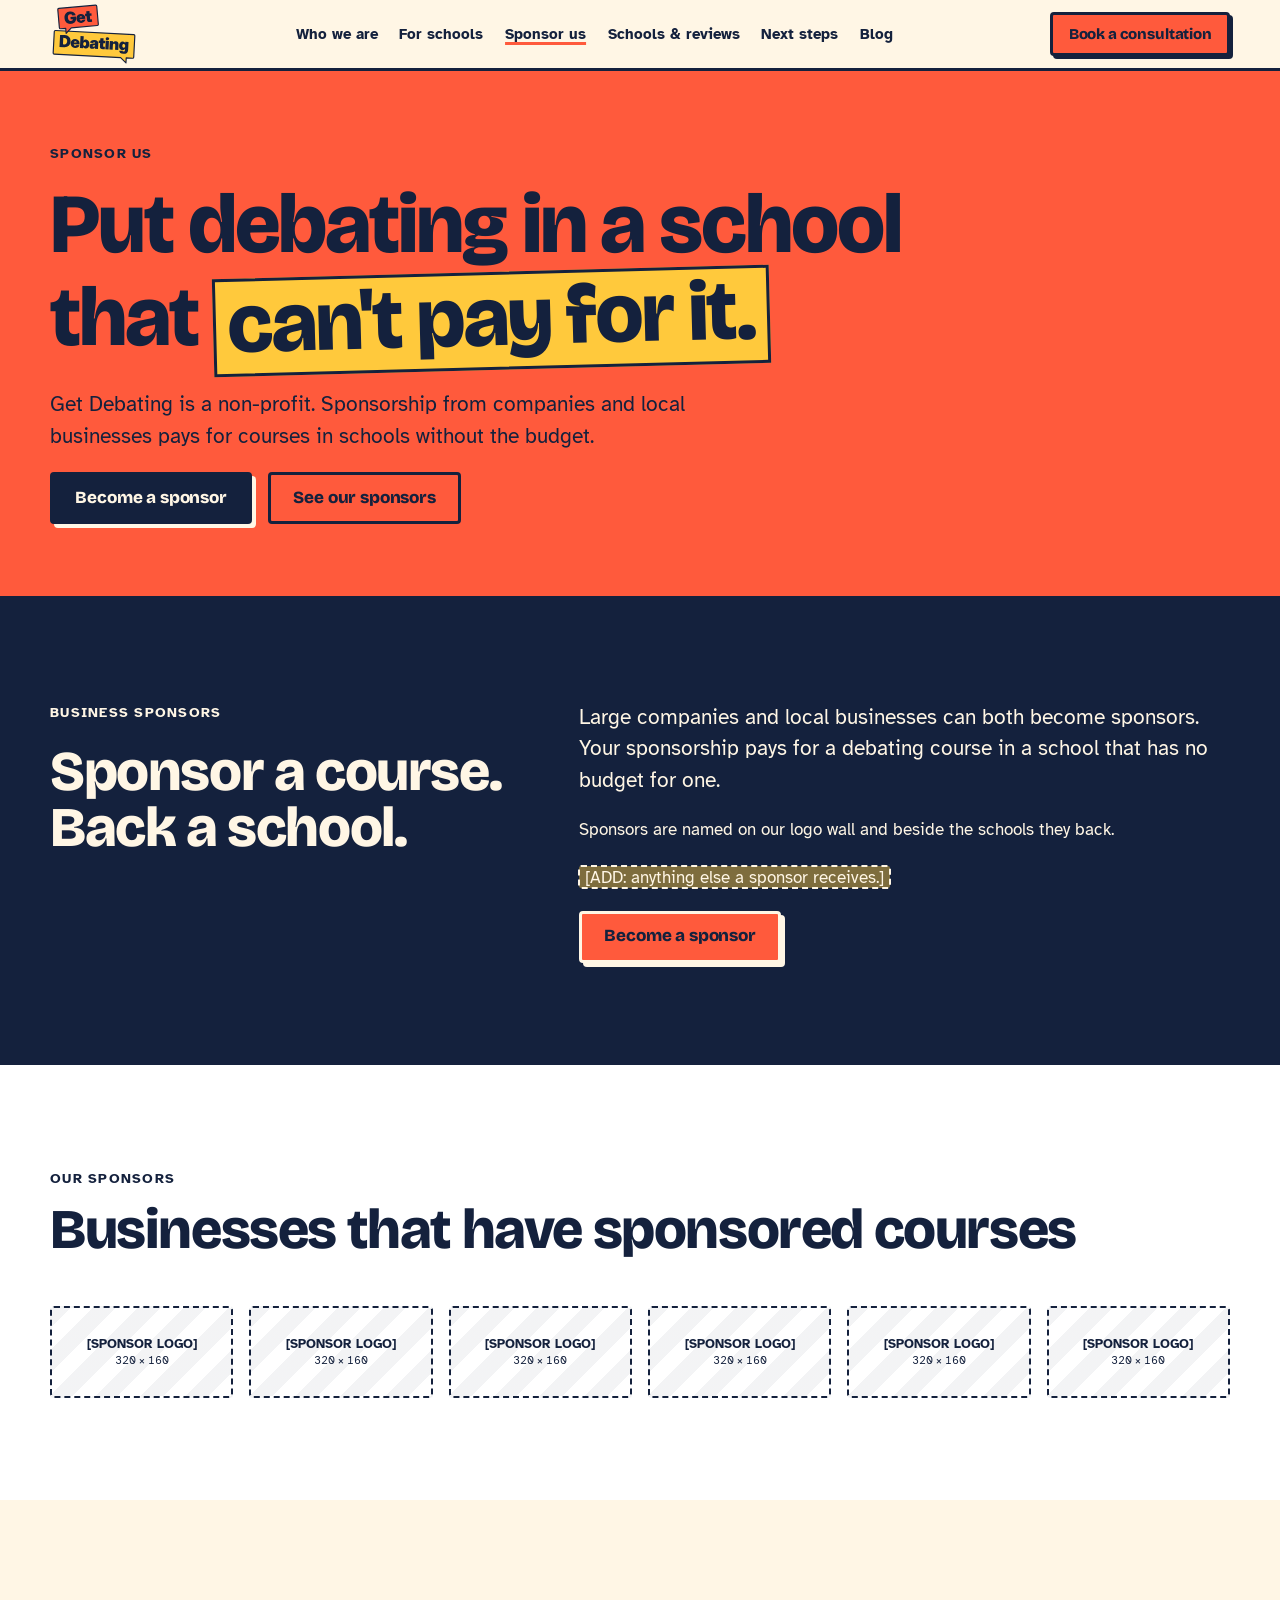
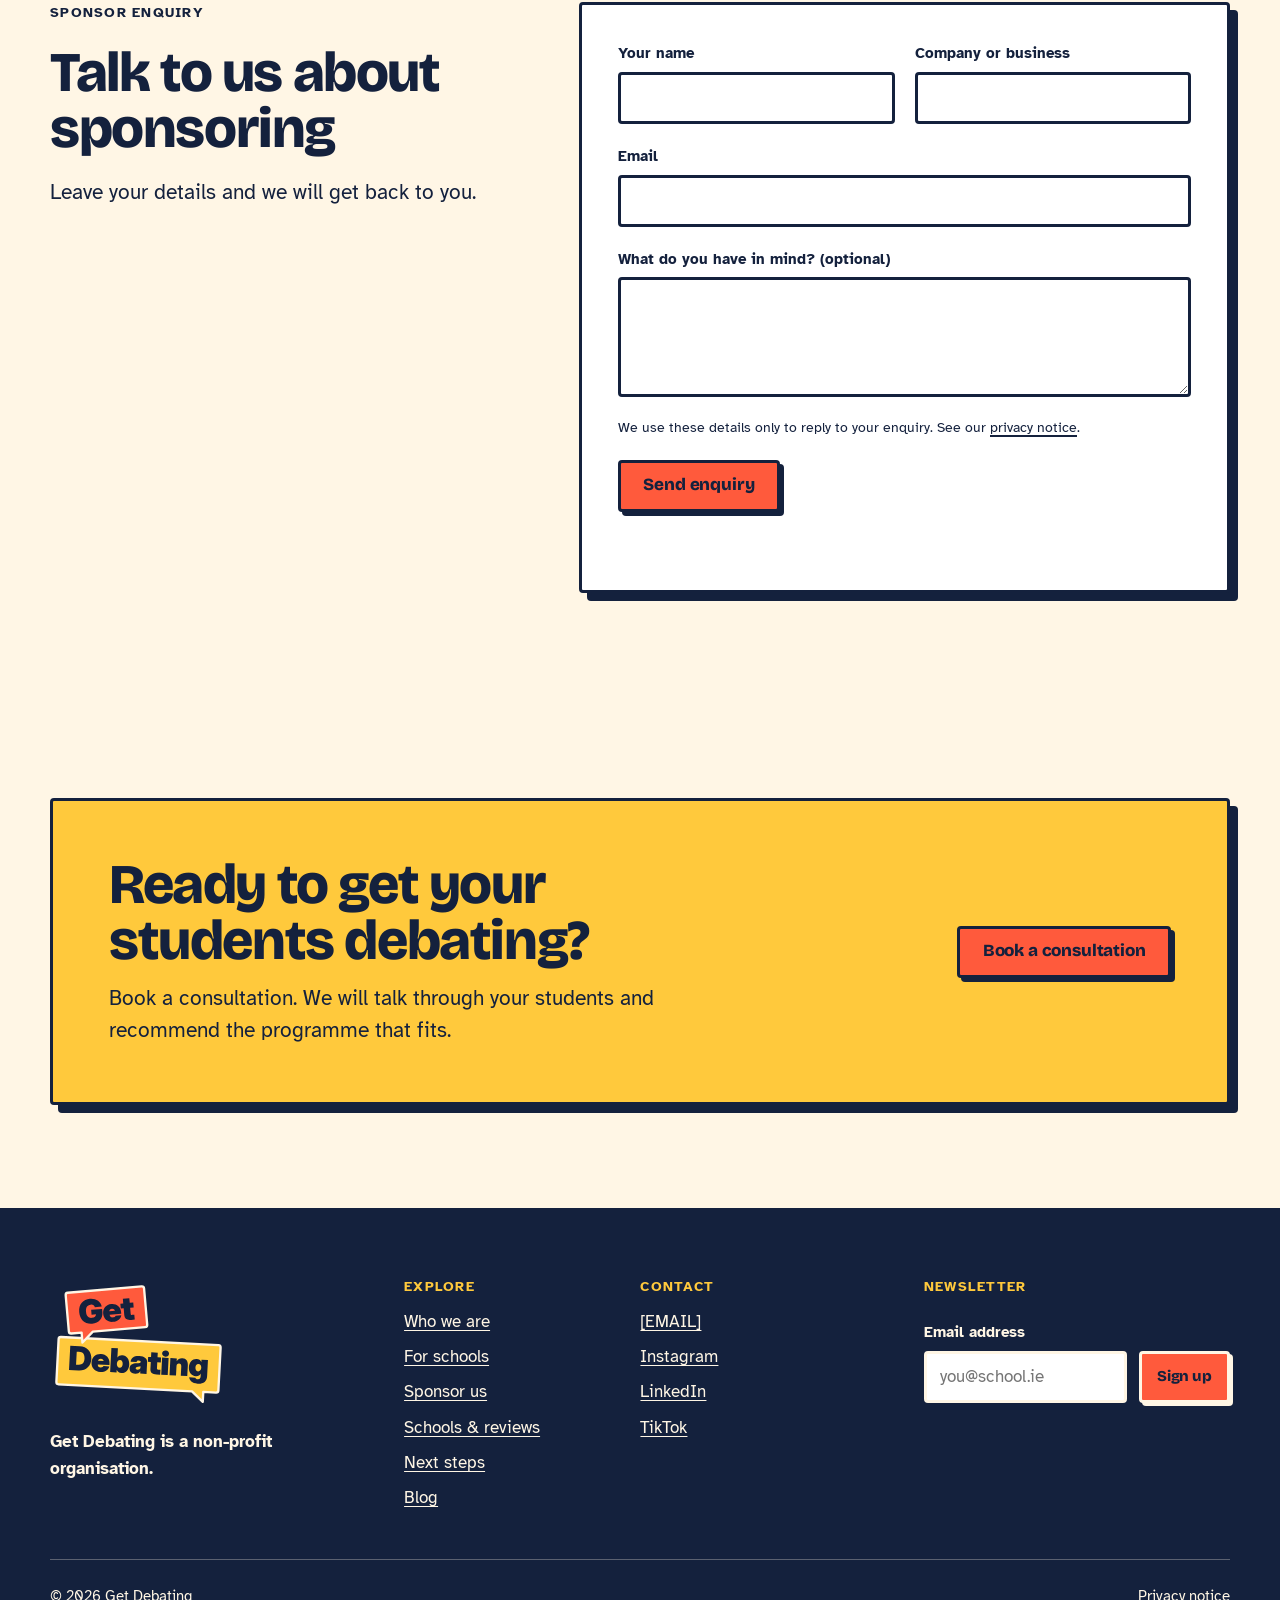
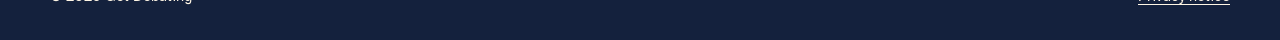
<file: sponsor.html>
<!DOCTYPE html>
<html lang="en-IE">
<head>
<meta charset="utf-8">
<meta name="viewport" content="width=device-width, initial-scale=1">
<title>Sponsor us | Get Debating</title>
<meta name="description" content="Sponsor a debating course for a school without the budget. Get Debating is a non-profit, and both large companies and local businesses can become sponsors.">

<!--
  HOW TO EDIT THIS PAGE
  - All the words you can change sit between the tags, in plain view.
    Each section starts with a banner comment like  ===== SECTION NAME =====
  - Anything in [SQUARE BRACKETS] is a placeholder waiting for real content.
  - Colours and fonts: css/site.css, section 1 (SETTINGS).
  - Email, social links, form address: js/settings.js (fill in once).
  - Logo and browser-tab icon: the files in images/logo/.
  - Photos: look for comments starting  PHOTO:
-->

<link rel="icon" type="image/png" href="images/logo/get-debating-profile-picture-yellow.png">
<link rel="apple-touch-icon" href="images/logo/get-debating-profile-picture-yellow.png">
<link rel="preconnect" href="https://fonts.googleapis.com">
<link rel="preconnect" href="https://fonts.gstatic.com" crossorigin>
<link rel="stylesheet" href="https://fonts.googleapis.com/css2?family=Bricolage+Grotesque:opsz,wght@12..96,200..800&display=swap">
<link rel="stylesheet" href="https://fonts.googleapis.com/css2?family=Atkinson+Hyperlegible:ital,wght@0,400;0,700;1,400&display=swap">
<link rel="stylesheet" href="css/site.css">
<script>document.documentElement.classList.add("js");</script>
</head>

<body>
<a class="skip-link" href="#main">Skip to main content</a>

<!-- ===== HEADER (same on every page) ===== -->
<header class="site-header">
  <div class="wrap site-header__bar">
    <a class="wordmark" href="index.html">
      <img src="images/logo/get-debating-logo.svg" alt="Get Debating" width="88" height="64">
    </a>

    <button class="nav-toggle" type="button" aria-expanded="false" aria-controls="site-nav">Menu</button>

    <nav id="site-nav" class="site-nav" aria-label="Main">
      <ul>
        <li><a href="about.html">Who we are</a></li>
        <li><a href="schools.html">For schools</a></li>
        <li><a href="sponsor.html" aria-current="page">Sponsor us</a></li>
        <li><a href="reviews.html">Schools &amp; reviews</a></li>
        <li><a href="next-steps.html">Next steps</a></li>
        <li><a href="blog/index.html">Blog</a></li>
      </ul>
    </nav>

    <a class="btn btn--small header-book" href="schools.html#consultation">Book<span class="header-book__long">&nbsp;a consultation</span></a>
  </div>
</header>


<main id="main">
  <!-- ===== PAGE HEADING ===== -->
  <section class="page-hero on-coral">
    <div class="wrap">
      <p class="kicker">Sponsor us</p>
      <!-- EDIT: page headline and intro -->
      <h1>Put debating in a school that <span class="hl">can't pay for it.</span></h1>
      <p class="lead">Get Debating is a non-profit. Sponsorship from companies and local businesses pays for courses in schools without the budget.</p>
      <div class="actions">
        <a class="btn btn--ink" href="#sponsor-enquiry">Become a sponsor</a>
        <a class="btn btn--plain" href="#logo-wall">See our sponsors</a>
      </div>
    </div>
  </section>


  <!-- ===== BUSINESS SPONSORS ===== -->
  <section class="section on-ink" id="sponsorship">
    <div class="wrap split">
      <div class="stack">
        <p class="kicker">Business sponsors</p>
        <!-- EDIT: what sponsorship pays for -->
        <h2>Sponsor a course. Back a school.</h2>
      </div>
      <div class="stack">
        <p class="lead">Large companies and local businesses can both become sponsors. Your sponsorship pays for a debating course in a school that has no budget for one.</p>
        <p>Sponsors are named on our logo wall and beside the schools they back.</p>
        <p><span class="ph">[ADD: anything else a sponsor receives.]</span></p>
        <div class="actions">
          <a class="btn" href="#sponsor-enquiry">Become a sponsor</a>
        </div>
      </div>
    </div>
  </section>


  <!-- ===== LOGO WALL ===== -->
  <section class="section on-white" id="logo-wall">
    <div class="wrap">
      <div class="section-head">
        <p class="kicker">Our sponsors</p>
        <h2>Businesses that have sponsored courses</h2>
      </div>

      <!-- LOGOS: to add a real logo, replace everything inside one <li class="logo-slot"> with
           <img src="images/sponsors/name.svg" alt="Business name">
           Only list businesses that have actually sponsored a course. Delete unused slots. -->
      <ul class="logo-strip logo-wall">

        <li class="logo-slot"><span>[SPONSOR LOGO]</span><small>320 × 160</small></li>

        <li class="logo-slot"><span>[SPONSOR LOGO]</span><small>320 × 160</small></li>

        <li class="logo-slot"><span>[SPONSOR LOGO]</span><small>320 × 160</small></li>

        <li class="logo-slot"><span>[SPONSOR LOGO]</span><small>320 × 160</small></li>

        <li class="logo-slot"><span>[SPONSOR LOGO]</span><small>320 × 160</small></li>

        <li class="logo-slot"><span>[SPONSOR LOGO]</span><small>320 × 160</small></li>

      </ul>
    </div>
  </section>


  <!-- ===== SPONSOR ENQUIRY FORM ===== -->
  <section class="section" id="sponsor-enquiry">
    <div class="wrap split">

      <div class="stack">
        <p class="kicker">Sponsor enquiry</p>
        <h2>Talk to us about sponsoring</h2>
        <p class="lead">Leave your details and we will get back to you.</p>
      </div>

      <form class="form-card" data-form="Sponsor enquiry" data-success="Thank you. We have your enquiry and will be in touch.">
        <div class="form-grid">
          <div class="field">
            <label for="p-name">Your name</label>
            <input class="input" id="p-name" name="name" type="text" autocomplete="name" required>
          </div>
          <div class="field">
            <label for="p-company">Company or business</label>
            <input class="input" id="p-company" name="company" type="text" autocomplete="organization" required>
          </div>
        </div>
        <div class="field">
          <label for="p-email">Email</label>
          <input class="input" id="p-email" name="email" type="email" autocomplete="email" required>
        </div>
        <div class="field">
          <label for="p-message">What do you have in mind? (optional)</label>
          <textarea class="input" id="p-message" name="message"></textarea>
        </div>
        <p class="field__hint">We use these details only to reply to your enquiry. See our <a href="privacy.html">privacy notice</a>.</p>
        <div class="actions">
          <button class="btn" type="submit">Send enquiry</button>
        </div>
        <p class="form-status" role="status"></p>
      </form>

    </div>
  </section>

  <!-- ===== CLOSING ACTION PANEL (same on every page) ===== -->
  <section class="section no-print">
    <div class="wrap">
      <div class="action-panel">
        <div class="stack" style="gap:.9rem">
          <h2>Ready to get your students debating?</h2>
          <p class="lead">Book a consultation. We will talk through your students and recommend the programme that fits.</p>
        </div>
        <div class="actions">
          <a class="btn" href="schools.html#consultation">Book a consultation</a>
        </div>
      </div>
    </div>
  </section>

</main>


<!-- ===== FOOTER (same on every page) ===== -->
<footer class="site-footer on-ink">
  <div class="wrap">
    <div class="site-footer__grid">

      <div class="site-footer__brand">
        <a class="wordmark wordmark--large" href="index.html">
          <img src="images/logo/get-debating-logo-on-navy.svg" alt="Get Debating" width="176" height="128">
        </a>
        <p class="site-footer__nonprofit">Get Debating is a non-profit organisation.</p>
        <!-- REGISTRATION NUMBER: when you have one, un-comment the next line and fill it in.
        <p>Registration number: [REGISTRATION NUMBER]</p>
        -->
      </div>

      <nav aria-label="Footer">
        <h2>Explore</h2>
        <ul>
          <li><a href="about.html">Who we are</a></li>
          <li><a href="schools.html">For schools</a></li>
          <li><a href="sponsor.html">Sponsor us</a></li>
          <li><a href="reviews.html">Schools &amp; reviews</a></li>
          <li><a href="next-steps.html">Next steps</a></li>
          <li><a href="blog/index.html">Blog</a></li>
        </ul>
      </nav>

      <div>
        <h2>Contact</h2>
        <!-- The email and social links are set once in js/settings.js. Delete any line you don't use. -->
        <ul>
          <li><a data-link="email" href="#">[EMAIL]</a></li>
          <li><a data-link="instagram" href="#">Instagram</a></li>
          <li><a data-link="linkedin" href="#">LinkedIn</a></li>
          <li><a data-link="tiktok" href="#">TikTok</a></li>
        </ul>
      </div>

      <!-- NEWSLETTER (optional extra: delete this whole <form> if you don't want it) -->
      <form class="newsletter" data-form="Newsletter sign-up" data-success="Thank you. You are on the list.">
        <h2>Newsletter</h2>
        <div class="field">
          <label for="newsletter-email">Email address</label>
          <div class="newsletter__row">
            <input class="input" id="newsletter-email" name="email" type="email" autocomplete="email" placeholder="you@school.ie" required>
            <button class="btn btn--small" type="submit">Sign up</button>
          </div>
        </div>
        <p class="form-status" role="status"></p>
      </form>

    </div>

    <div class="site-footer__base">
      <p>© <span data-year>2026</span> Get Debating</p>
      <p><a href="privacy.html">Privacy notice</a></p>
    </div>
  </div>
</footer>


<script src="js/settings.js"></script>
<script src="js/site.js"></script>
</body>
</html>
</file>
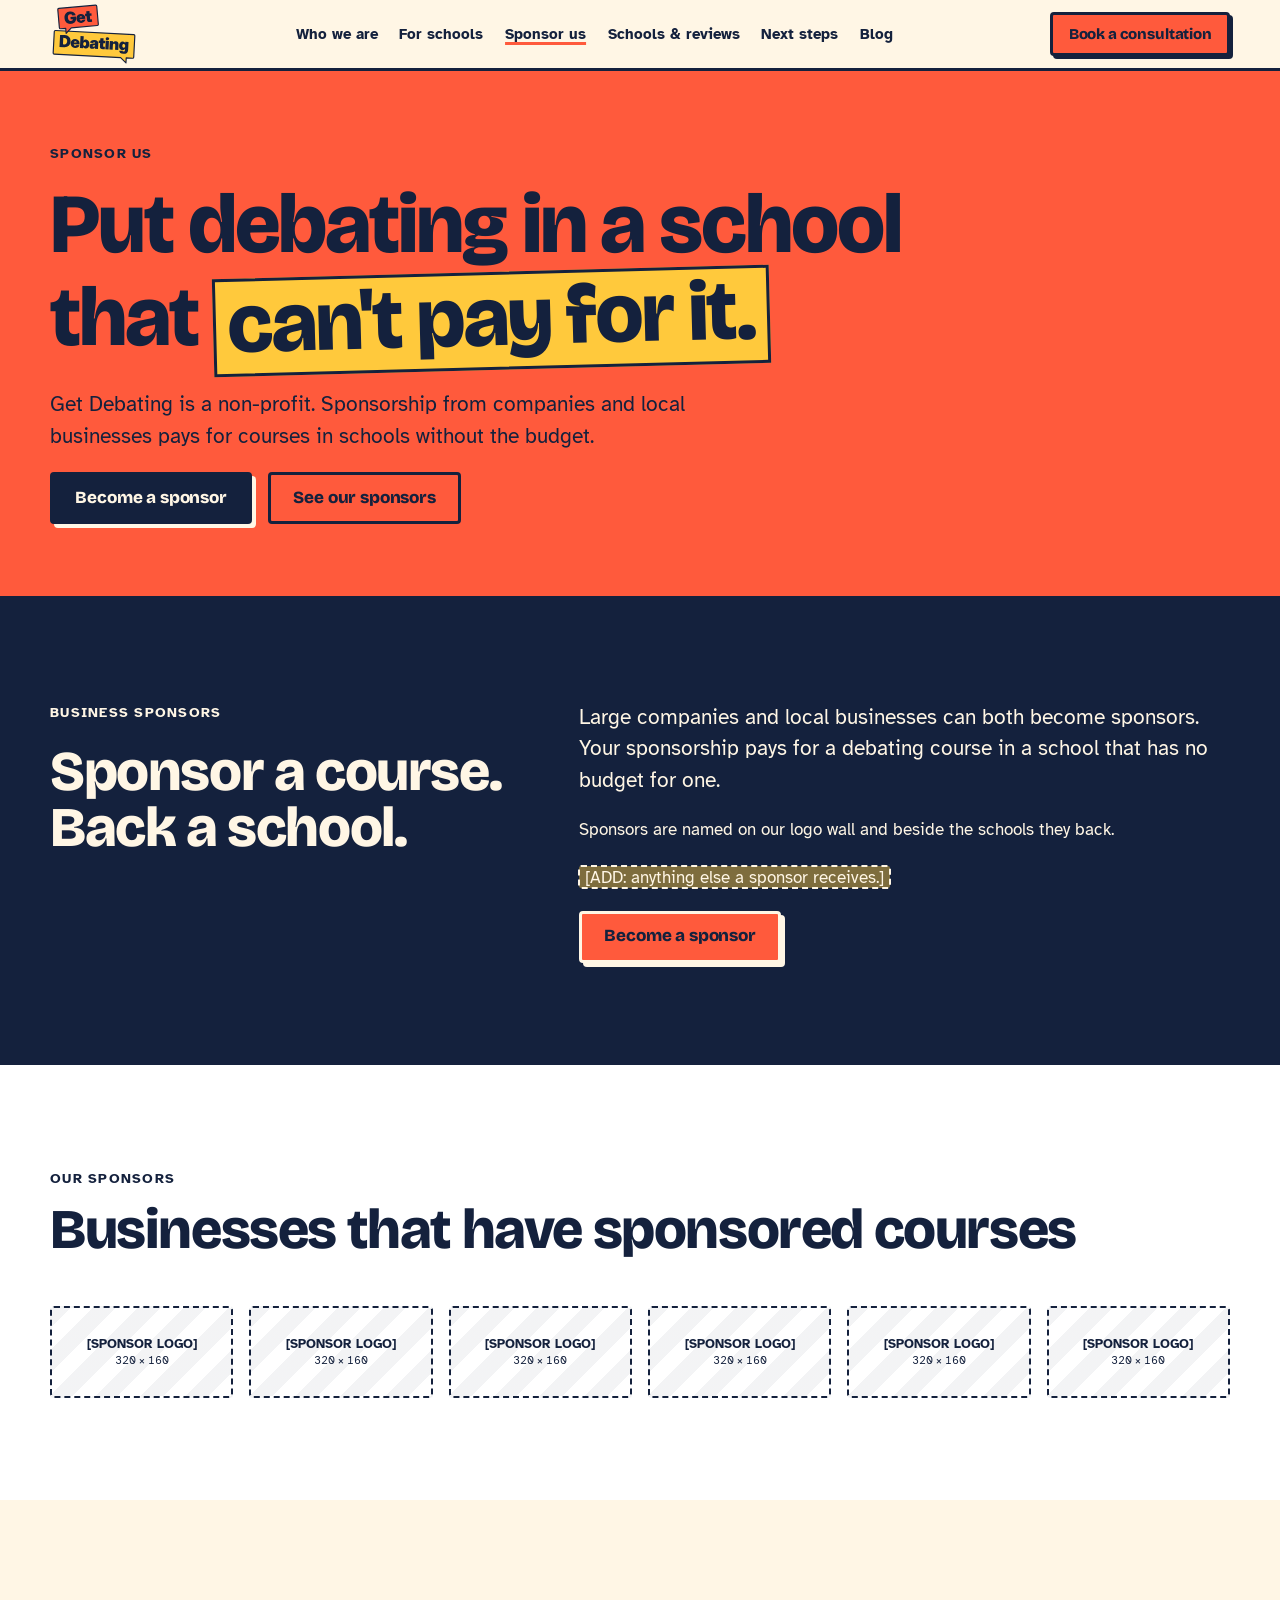
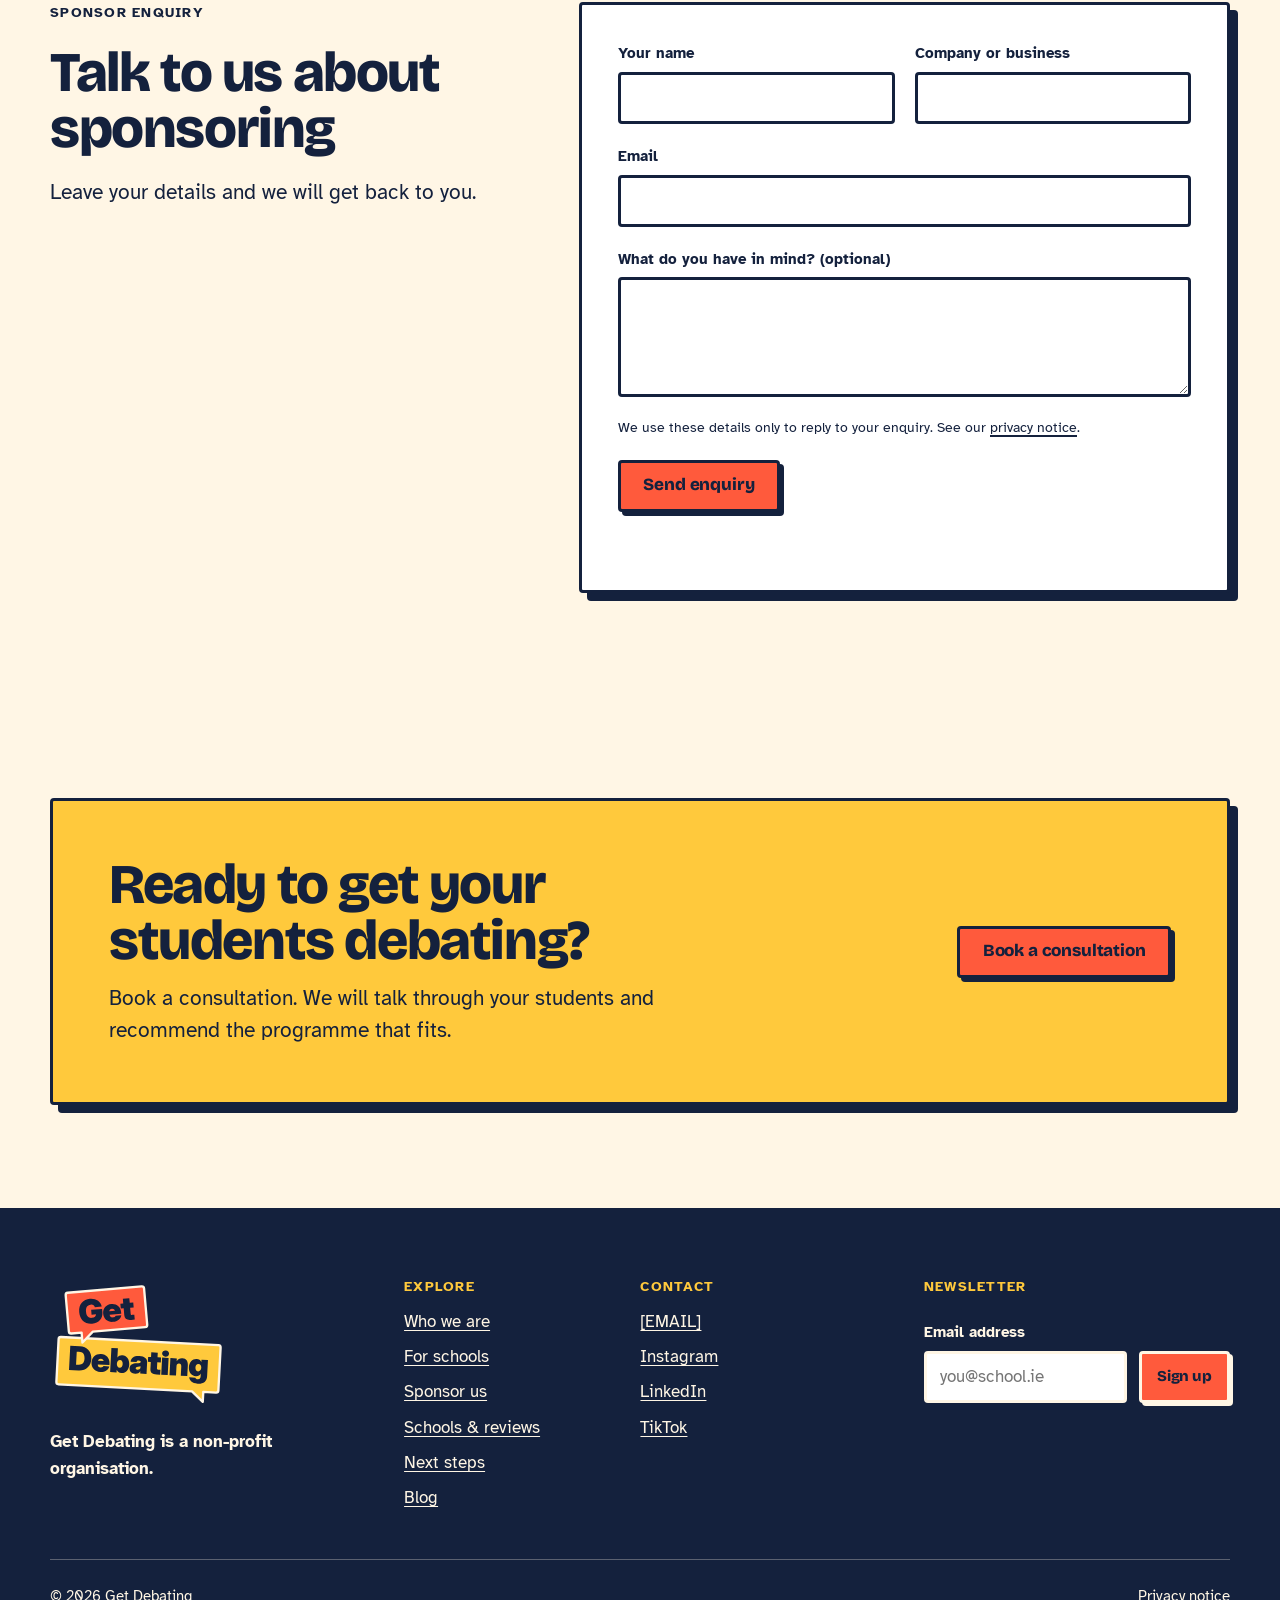
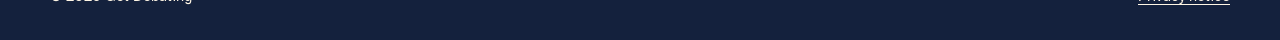
<file: support.html>
<!DOCTYPE html>
<html lang="en-IE">
<head>
<meta charset="utf-8">
<meta name="viewport" content="width=device-width, initial-scale=1">
<title>Sponsor us | Get Debating</title>
<!-- MOVED: "Support us" is now "Sponsor us" (sponsor.html). This page only sends old links there. Keep it. -->
<meta name="robots" content="noindex">
<link rel="canonical" href="sponsor.html">
<meta http-equiv="refresh" content="0; url=sponsor.html">
<script>window.location.replace("sponsor.html");</script>
</head>
<body>
<p>This page has moved. Go to <a href="sponsor.html">Sponsor us</a>.</p>
</body>
</html>
</file>
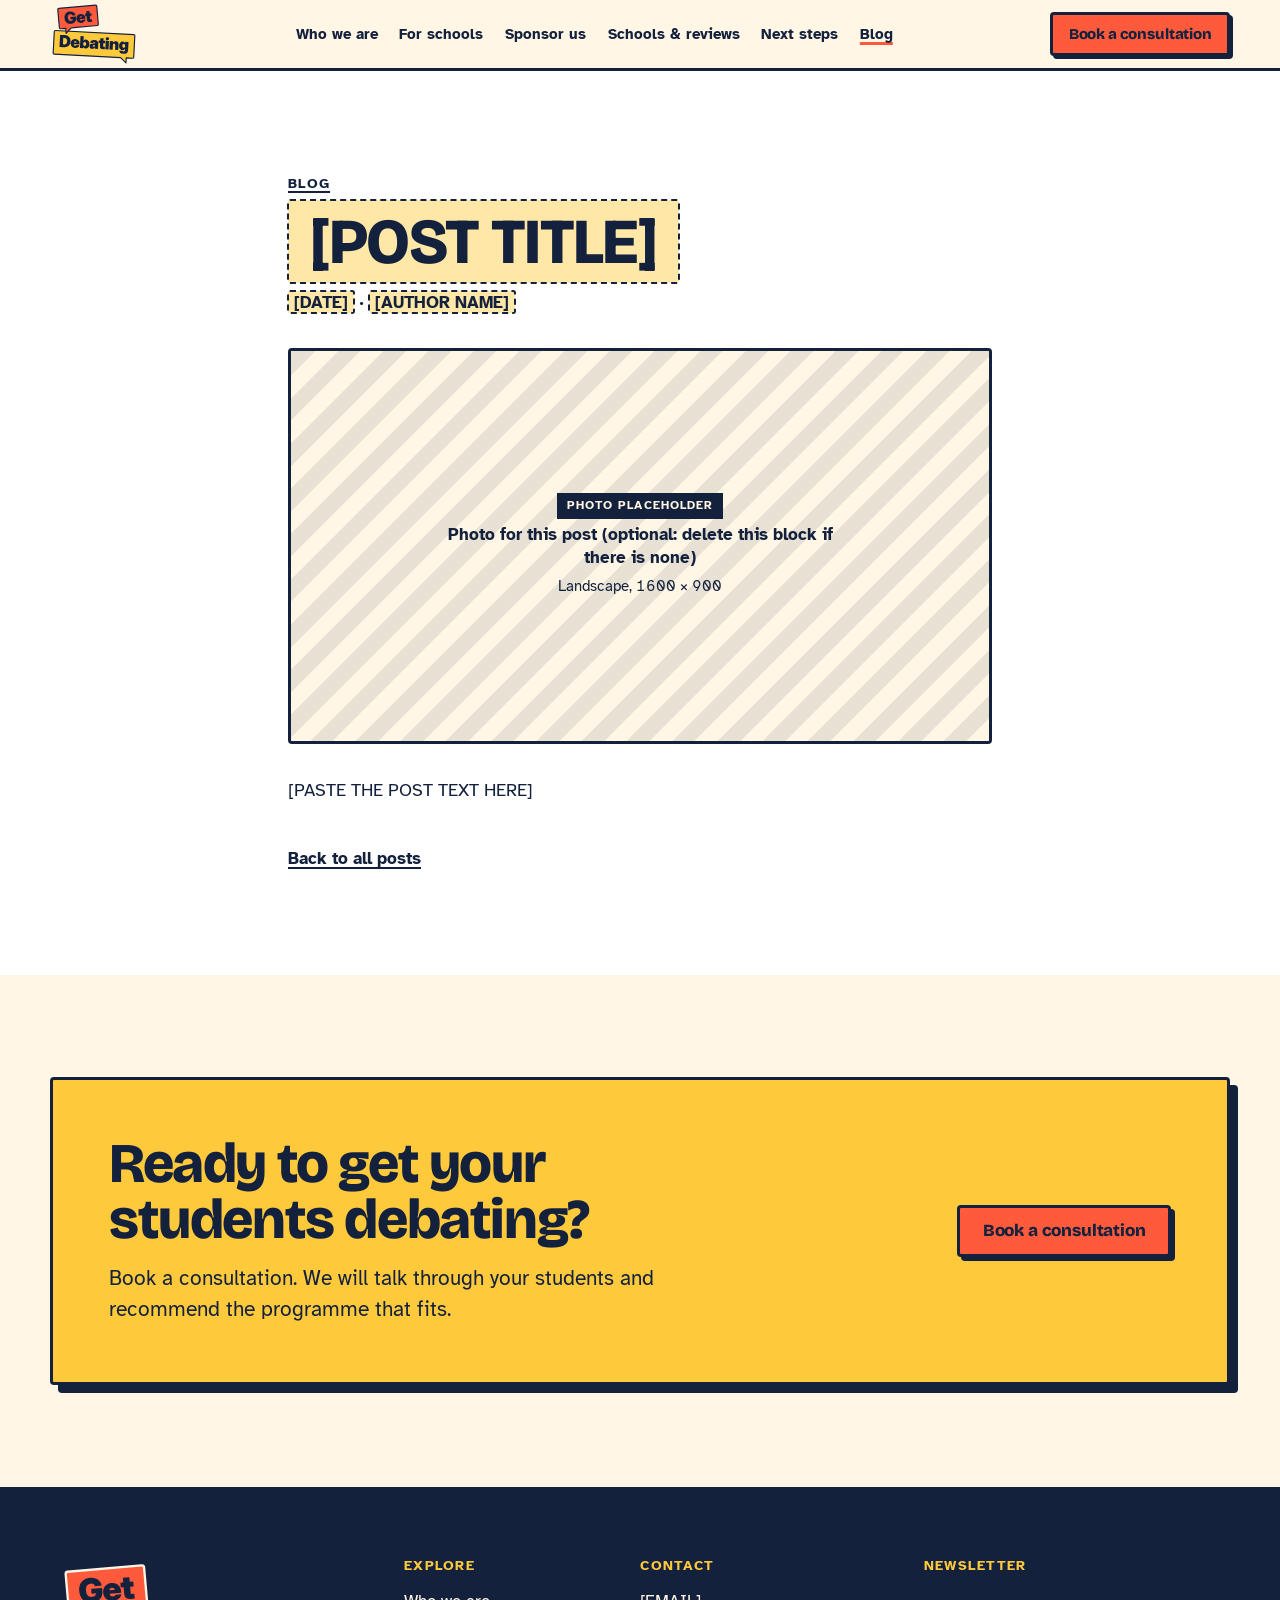
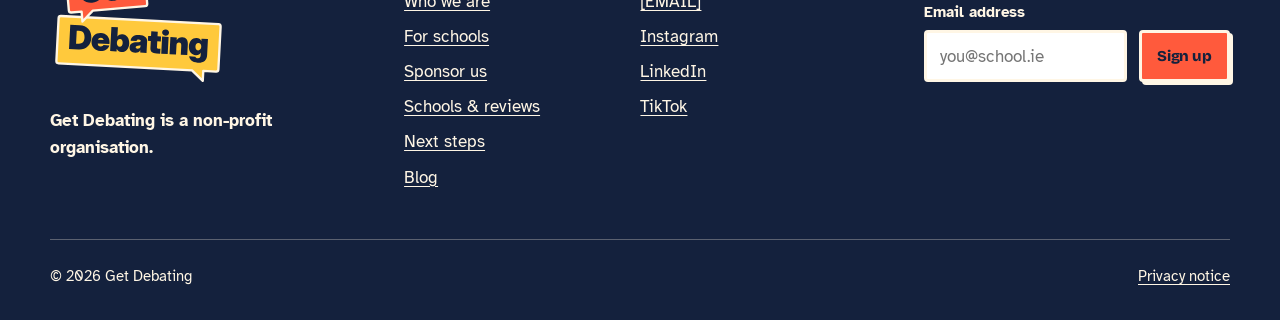
<file: blog/post-template.html>
<!DOCTYPE html>
<html lang="en-IE">
<head>
<meta charset="utf-8">
<meta name="viewport" content="width=device-width, initial-scale=1">
<title>[POST TITLE] | Get Debating</title>
<meta name="description" content="[ONE-SENTENCE SUMMARY OF THE POST]">
<meta name="robots" content="noindex">

<!--
  HOW TO EDIT THIS PAGE
  - All the words you can change sit between the tags, in plain view.
    Each section starts with a banner comment like  ===== SECTION NAME =====
  - Anything in [SQUARE BRACKETS] is a placeholder waiting for real content.
  - Colours and fonts: css/site.css, section 1 (SETTINGS).
  - Email, social links, form address: js/settings.js (fill in once).
  - Logo and browser-tab icon: the files in images/logo/.
  - Photos: look for comments starting  PHOTO:
-->

<link rel="icon" type="image/png" href="../images/logo/get-debating-profile-picture-yellow.png">
<link rel="apple-touch-icon" href="../images/logo/get-debating-profile-picture-yellow.png">
<link rel="preconnect" href="https://fonts.googleapis.com">
<link rel="preconnect" href="https://fonts.gstatic.com" crossorigin>
<link rel="stylesheet" href="https://fonts.googleapis.com/css2?family=Bricolage+Grotesque:opsz,wght@12..96,200..800&display=swap">
<link rel="stylesheet" href="https://fonts.googleapis.com/css2?family=Atkinson+Hyperlegible:ital,wght@0,400;0,700;1,400&display=swap">
<link rel="stylesheet" href="../css/site.css">
<script>document.documentElement.classList.add("js");</script>
</head>

<body>
<a class="skip-link" href="#main">Skip to main content</a>

<!-- ===== HEADER (same on every page) ===== -->
<header class="site-header">
  <div class="wrap site-header__bar">
    <a class="wordmark" href="../index.html">
      <img src="../images/logo/get-debating-logo.svg" alt="Get Debating" width="88" height="64">
    </a>

    <button class="nav-toggle" type="button" aria-expanded="false" aria-controls="site-nav">Menu</button>

    <nav id="site-nav" class="site-nav" aria-label="Main">
      <ul>
        <li><a href="../about.html">Who we are</a></li>
        <li><a href="../schools.html">For schools</a></li>
        <li><a href="../sponsor.html">Sponsor us</a></li>
        <li><a href="../reviews.html">Schools &amp; reviews</a></li>
        <li><a href="../next-steps.html">Next steps</a></li>
        <li><a href="../blog/index.html" aria-current="page">Blog</a></li>
      </ul>
    </nav>

    <a class="btn btn--small header-book" href="../schools.html#consultation">Book<span class="header-book__long">&nbsp;a consultation</span></a>
  </div>
</header>


<main id="main">
  <!-- ===== BLOG POST TEMPLATE =====
       TO ADD A NEW POST:
       1. Make a copy of this file in the blog folder. Name it after the post,
          in lower case with dashes, for example  why-teach-debating.html
       2. In the copy, change the title in three places: the <title> line and the
          description line near the top of the file, and the <h1> below.
       3. Delete the line near the top that says  <meta name="robots" content="noindex">
       4. Fill in the date and author, then paste your text between the dashed lines.
       5. Add the post to the list in blog/index.html. -->
  <section class="section on-white">
    <div class="wrap">
      <article class="post">

        <header class="post__head">
          <p class="kicker"><a href="index.html">Blog</a></p>
          <!-- EDIT: title, date and author -->
          <h1><span class="ph">[POST TITLE]</span></h1>
          <p class="post__meta"><span class="ph">[DATE]</span> · <span class="ph">[AUTHOR NAME]</span></p>
        </header>

        <!-- PHOTO: to use a real photo, delete the <div class="photo-slot">…</div> block
     and un-comment the <img> line below it. -->
<div class="photo photo--16x9">
  <div class="photo-slot" role="img" aria-label="Photo placeholder: Photo for this post (optional: delete this block if there is none). Landscape, 1600 by 900.">
    <span class="photo-slot__kicker">Photo placeholder</span>
    <span class="photo-slot__what">Photo for this post (optional: delete this block if there is none)</span>
    <span class="photo-slot__size">Landscape, 1600 × 900</span>
  </div>
  <!-- <img src="../images/blog/post-name.jpg" alt="Photo for this post (optional: delete this block if there is none)"> -->
</div>

        <!-- ===== POST TEXT: paste your text between the two dashed lines. =====
             Blank line = new paragraph.   ## at the start of a line = subheading.
             - at the start of a line = bullet point.   **word** = bold.
             [link words](https://address) = link. -->
        <div class="post-body" data-plain-text>
<!-- - - - - - - - - - - - - - - - - - - - - - - - - - - - - - - - - - - - -->
[PASTE THE POST TEXT HERE]
<!-- - - - - - - - - - - - - - - - - - - - - - - - - - - - - - - - - - - - -->
        </div>

        <p class="post__back"><a href="index.html">Back to all posts</a></p>
      </article>
    </div>
  </section>

  <!-- ===== CLOSING ACTION PANEL (same on every page) ===== -->
  <section class="section no-print">
    <div class="wrap">
      <div class="action-panel">
        <div class="stack" style="gap:.9rem">
          <h2>Ready to get your students debating?</h2>
          <p class="lead">Book a consultation. We will talk through your students and recommend the programme that fits.</p>
        </div>
        <div class="actions">
          <a class="btn" href="../schools.html#consultation">Book a consultation</a>
        </div>
      </div>
    </div>
  </section>

</main>


<!-- ===== FOOTER (same on every page) ===== -->
<footer class="site-footer on-ink">
  <div class="wrap">
    <div class="site-footer__grid">

      <div class="site-footer__brand">
        <a class="wordmark wordmark--large" href="../index.html">
          <img src="../images/logo/get-debating-logo-on-navy.svg" alt="Get Debating" width="176" height="128">
        </a>
        <p class="site-footer__nonprofit">Get Debating is a non-profit organisation.</p>
        <!-- REGISTRATION NUMBER: when you have one, un-comment the next line and fill it in.
        <p>Registration number: [REGISTRATION NUMBER]</p>
        -->
      </div>

      <nav aria-label="Footer">
        <h2>Explore</h2>
        <ul>
          <li><a href="../about.html">Who we are</a></li>
          <li><a href="../schools.html">For schools</a></li>
          <li><a href="../sponsor.html">Sponsor us</a></li>
          <li><a href="../reviews.html">Schools &amp; reviews</a></li>
          <li><a href="../next-steps.html">Next steps</a></li>
          <li><a href="../blog/index.html">Blog</a></li>
        </ul>
      </nav>

      <div>
        <h2>Contact</h2>
        <!-- The email and social links are set once in js/settings.js. Delete any line you don't use. -->
        <ul>
          <li><a data-link="email" href="#">[EMAIL]</a></li>
          <li><a data-link="instagram" href="#">Instagram</a></li>
          <li><a data-link="linkedin" href="#">LinkedIn</a></li>
          <li><a data-link="tiktok" href="#">TikTok</a></li>
        </ul>
      </div>

      <!-- NEWSLETTER (optional extra: delete this whole <form> if you don't want it) -->
      <form class="newsletter" data-form="Newsletter sign-up" data-success="Thank you. You are on the list.">
        <h2>Newsletter</h2>
        <div class="field">
          <label for="newsletter-email">Email address</label>
          <div class="newsletter__row">
            <input class="input" id="newsletter-email" name="email" type="email" autocomplete="email" placeholder="you@school.ie" required>
            <button class="btn btn--small" type="submit">Sign up</button>
          </div>
        </div>
        <p class="form-status" role="status"></p>
      </form>

    </div>

    <div class="site-footer__base">
      <p>© <span data-year>2026</span> Get Debating</p>
      <p><a href="../privacy.html">Privacy notice</a></p>
    </div>
  </div>
</footer>


<script src="../js/settings.js"></script>
<script src="../js/site.js"></script>
</body>
</html>
</file>
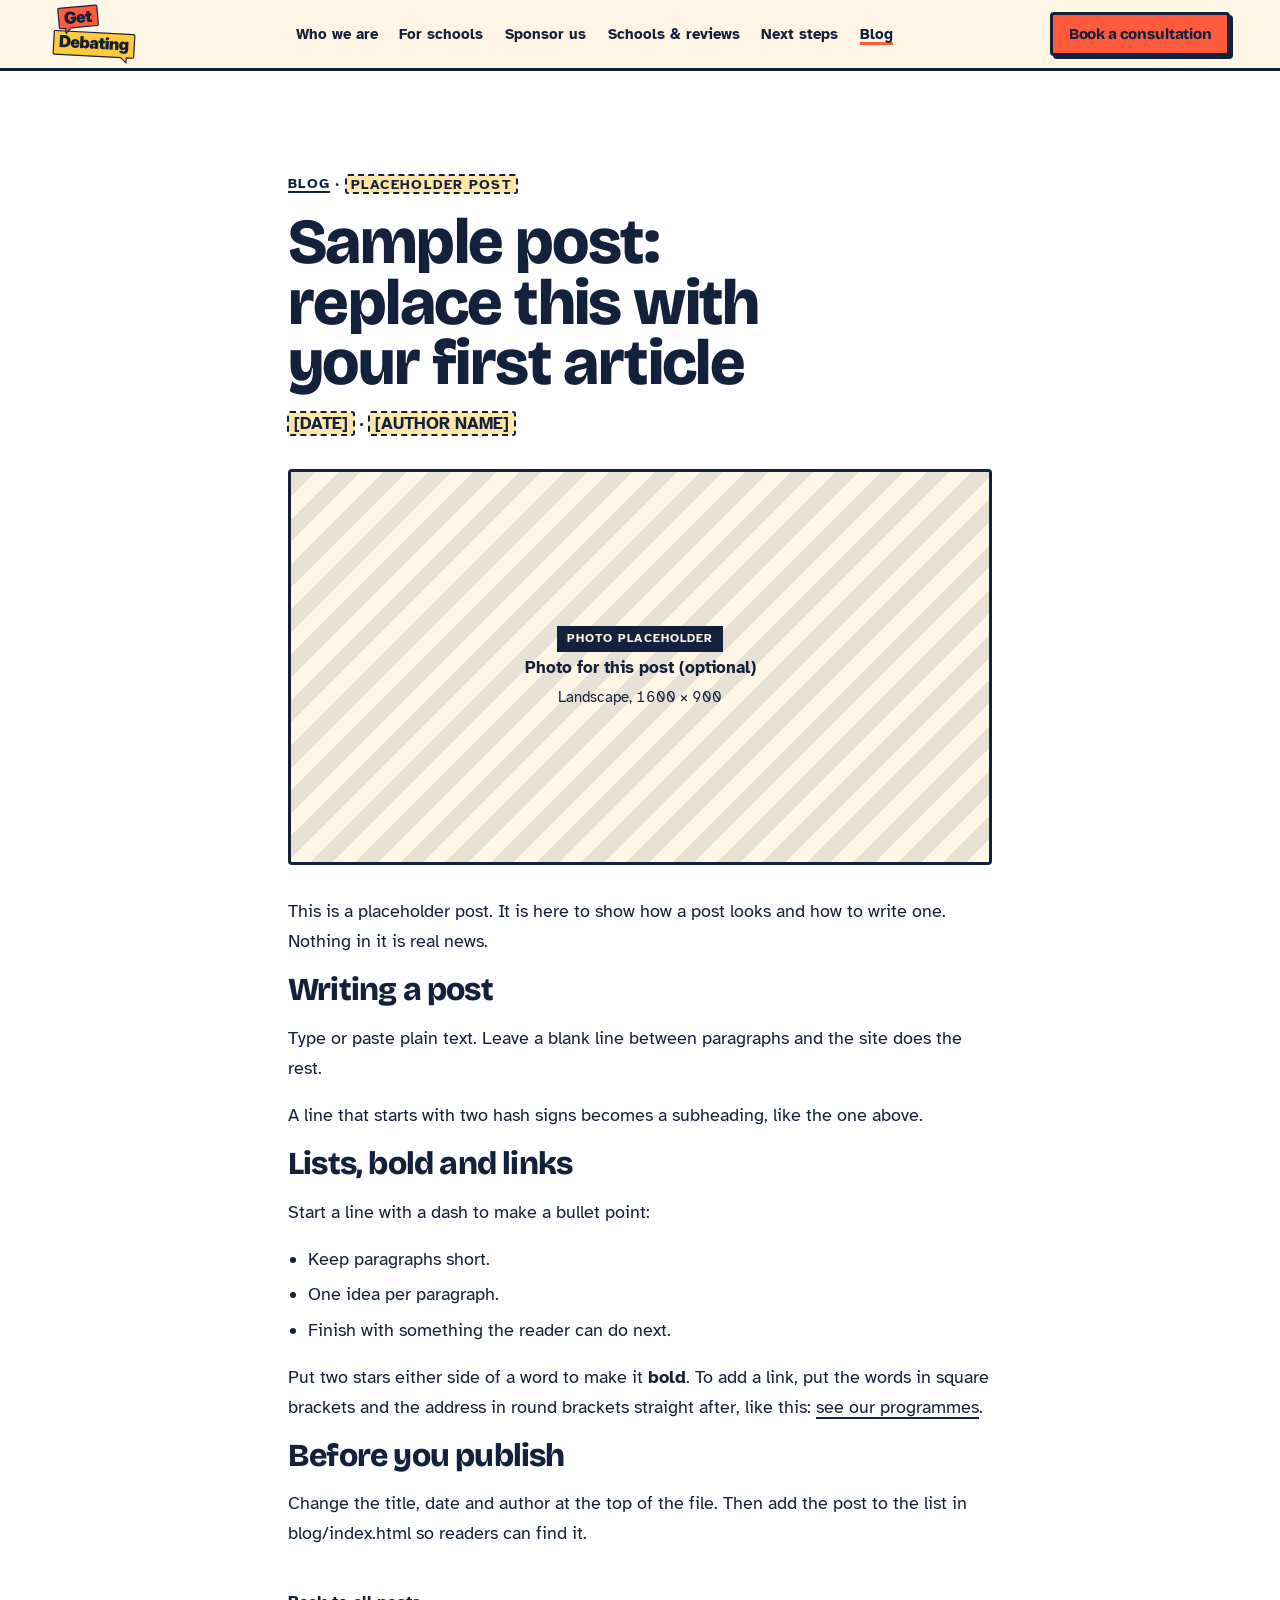
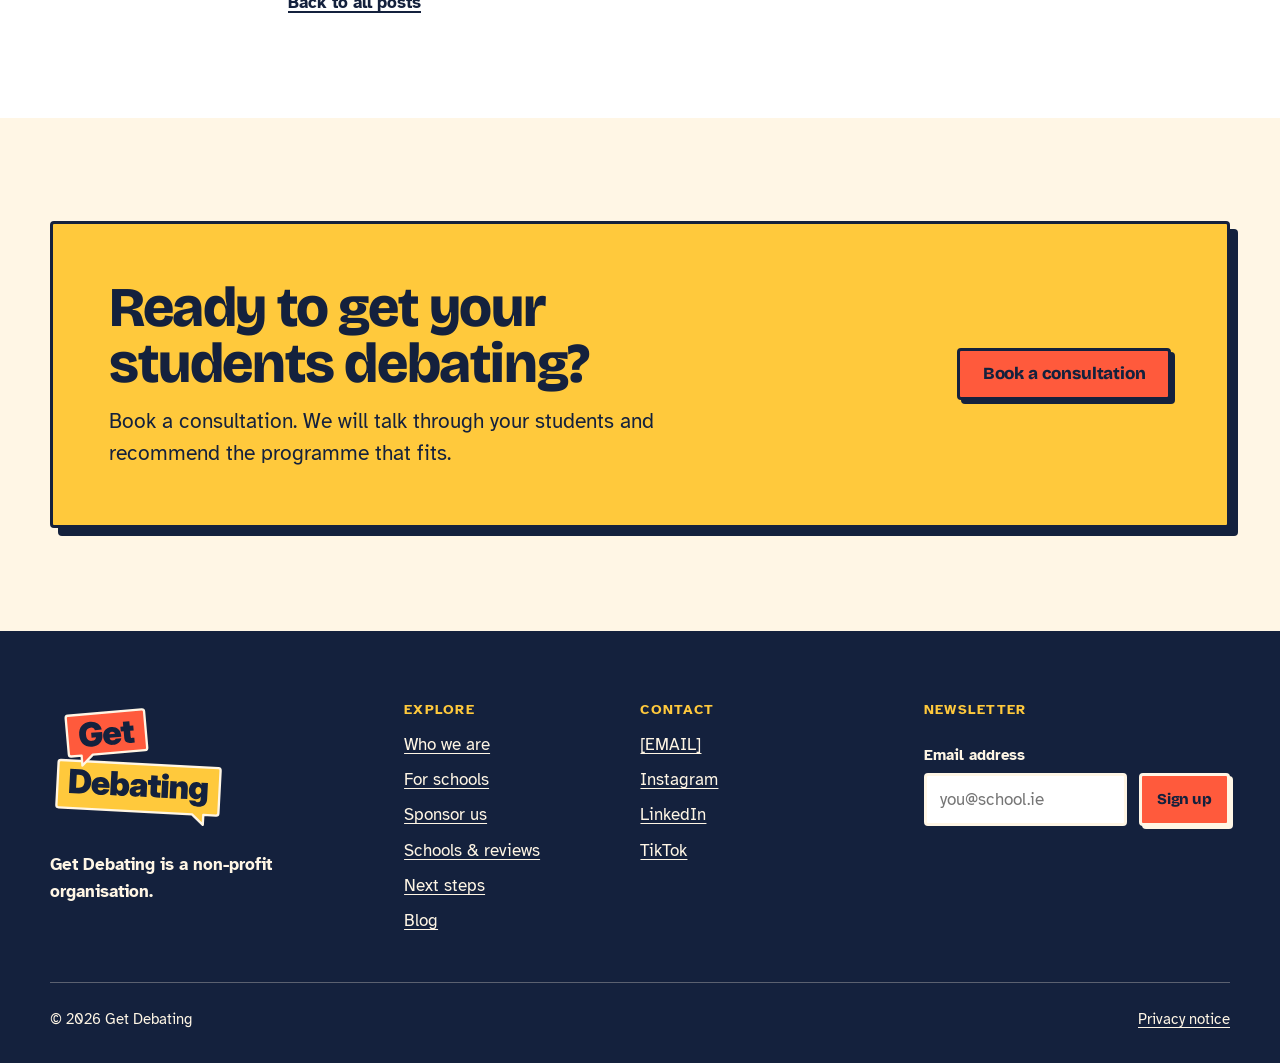
<file: blog/sample-post.html>
<!DOCTYPE html>
<html lang="en-IE">
<head>
<meta charset="utf-8">
<meta name="viewport" content="width=device-width, initial-scale=1">
<title>Sample post | Get Debating</title>
<meta name="description" content="Placeholder blog post showing how posts are written.">
<meta name="robots" content="noindex">

<!--
  HOW TO EDIT THIS PAGE
  - All the words you can change sit between the tags, in plain view.
    Each section starts with a banner comment like  ===== SECTION NAME =====
  - Anything in [SQUARE BRACKETS] is a placeholder waiting for real content.
  - Colours and fonts: css/site.css, section 1 (SETTINGS).
  - Email, social links, form address: js/settings.js (fill in once).
  - Logo and browser-tab icon: the files in images/logo/.
  - Photos: look for comments starting  PHOTO:
-->

<link rel="icon" type="image/png" href="../images/logo/get-debating-profile-picture-yellow.png">
<link rel="apple-touch-icon" href="../images/logo/get-debating-profile-picture-yellow.png">
<link rel="preconnect" href="https://fonts.googleapis.com">
<link rel="preconnect" href="https://fonts.gstatic.com" crossorigin>
<link rel="stylesheet" href="https://fonts.googleapis.com/css2?family=Bricolage+Grotesque:opsz,wght@12..96,200..800&display=swap">
<link rel="stylesheet" href="https://fonts.googleapis.com/css2?family=Atkinson+Hyperlegible:ital,wght@0,400;0,700;1,400&display=swap">
<link rel="stylesheet" href="../css/site.css">
<script>document.documentElement.classList.add("js");</script>
</head>

<body>
<a class="skip-link" href="#main">Skip to main content</a>

<!-- ===== HEADER (same on every page) ===== -->
<header class="site-header">
  <div class="wrap site-header__bar">
    <a class="wordmark" href="../index.html">
      <img src="../images/logo/get-debating-logo.svg" alt="Get Debating" width="88" height="64">
    </a>

    <button class="nav-toggle" type="button" aria-expanded="false" aria-controls="site-nav">Menu</button>

    <nav id="site-nav" class="site-nav" aria-label="Main">
      <ul>
        <li><a href="../about.html">Who we are</a></li>
        <li><a href="../schools.html">For schools</a></li>
        <li><a href="../sponsor.html">Sponsor us</a></li>
        <li><a href="../reviews.html">Schools &amp; reviews</a></li>
        <li><a href="../next-steps.html">Next steps</a></li>
        <li><a href="../blog/index.html" aria-current="page">Blog</a></li>
      </ul>
    </nav>

    <a class="btn btn--small header-book" href="../schools.html#consultation">Book<span class="header-book__long">&nbsp;a consultation</span></a>
  </div>
</header>


<main id="main">
  <!-- ===== BLOG POST =====
       This sample is a placeholder. Delete it (and its entry in blog/index.html) once you have a real post.
       To write a new post, copy blog/post-template.html instead of this file. -->
  <section class="section on-white">
    <div class="wrap">
      <article class="post">

        <header class="post__head">
          <p class="kicker"><a href="index.html">Blog</a> · <span class="ph">Placeholder post</span></p>
          <!-- EDIT: title, date and author -->
          <h1>Sample post: replace this with your first article</h1>
          <p class="post__meta"><span class="ph">[DATE]</span> · <span class="ph">[AUTHOR NAME]</span></p>
        </header>

        <!-- PHOTO: to use a real photo, delete the <div class="photo-slot">…</div> block
     and un-comment the <img> line below it. -->
<div class="photo photo--16x9">
  <div class="photo-slot" role="img" aria-label="Photo placeholder: Photo for this post (optional). Landscape, 1600 by 900.">
    <span class="photo-slot__kicker">Photo placeholder</span>
    <span class="photo-slot__what">Photo for this post (optional)</span>
    <span class="photo-slot__size">Landscape, 1600 × 900</span>
  </div>
  <!-- <img src="../images/blog/sample-post.jpg" alt="Photo for this post (optional)"> -->
</div>

        <!-- ===== POST TEXT: paste your text between the two dashed lines. ===== -->
        <div class="post-body" data-plain-text>
<!-- - - - - - - - - - - - - - - - - - - - - - - - - - - - - - - - - - - - -->
This is a placeholder post. It is here to show how a post looks and how to write one. Nothing in it is real news.

## Writing a post

Type or paste plain text. Leave a blank line between paragraphs and the site does the rest.

A line that starts with two hash signs becomes a subheading, like the one above.

## Lists, bold and links

Start a line with a dash to make a bullet point:

- Keep paragraphs short.
- One idea per paragraph.
- Finish with something the reader can do next.

Put two stars either side of a word to make it **bold**. To add a link, put the words in square brackets and the address in round brackets straight after, like this: [see our programmes](https://example.com).

## Before you publish

Change the title, date and author at the top of the file. Then add the post to the list in blog/index.html so readers can find it.
<!-- - - - - - - - - - - - - - - - - - - - - - - - - - - - - - - - - - - - -->
        </div>

        <p class="post__back"><a href="index.html">Back to all posts</a></p>
      </article>
    </div>
  </section>

  <!-- ===== CLOSING ACTION PANEL (same on every page) ===== -->
  <section class="section no-print">
    <div class="wrap">
      <div class="action-panel">
        <div class="stack" style="gap:.9rem">
          <h2>Ready to get your students debating?</h2>
          <p class="lead">Book a consultation. We will talk through your students and recommend the programme that fits.</p>
        </div>
        <div class="actions">
          <a class="btn" href="../schools.html#consultation">Book a consultation</a>
        </div>
      </div>
    </div>
  </section>

</main>


<!-- ===== FOOTER (same on every page) ===== -->
<footer class="site-footer on-ink">
  <div class="wrap">
    <div class="site-footer__grid">

      <div class="site-footer__brand">
        <a class="wordmark wordmark--large" href="../index.html">
          <img src="../images/logo/get-debating-logo-on-navy.svg" alt="Get Debating" width="176" height="128">
        </a>
        <p class="site-footer__nonprofit">Get Debating is a non-profit organisation.</p>
        <!-- REGISTRATION NUMBER: when you have one, un-comment the next line and fill it in.
        <p>Registration number: [REGISTRATION NUMBER]</p>
        -->
      </div>

      <nav aria-label="Footer">
        <h2>Explore</h2>
        <ul>
          <li><a href="../about.html">Who we are</a></li>
          <li><a href="../schools.html">For schools</a></li>
          <li><a href="../sponsor.html">Sponsor us</a></li>
          <li><a href="../reviews.html">Schools &amp; reviews</a></li>
          <li><a href="../next-steps.html">Next steps</a></li>
          <li><a href="../blog/index.html">Blog</a></li>
        </ul>
      </nav>

      <div>
        <h2>Contact</h2>
        <!-- The email and social links are set once in js/settings.js. Delete any line you don't use. -->
        <ul>
          <li><a data-link="email" href="#">[EMAIL]</a></li>
          <li><a data-link="instagram" href="#">Instagram</a></li>
          <li><a data-link="linkedin" href="#">LinkedIn</a></li>
          <li><a data-link="tiktok" href="#">TikTok</a></li>
        </ul>
      </div>

      <!-- NEWSLETTER (optional extra: delete this whole <form> if you don't want it) -->
      <form class="newsletter" data-form="Newsletter sign-up" data-success="Thank you. You are on the list.">
        <h2>Newsletter</h2>
        <div class="field">
          <label for="newsletter-email">Email address</label>
          <div class="newsletter__row">
            <input class="input" id="newsletter-email" name="email" type="email" autocomplete="email" placeholder="you@school.ie" required>
            <button class="btn btn--small" type="submit">Sign up</button>
          </div>
        </div>
        <p class="form-status" role="status"></p>
      </form>

    </div>

    <div class="site-footer__base">
      <p>© <span data-year>2026</span> Get Debating</p>
      <p><a href="../privacy.html">Privacy notice</a></p>
    </div>
  </div>
</footer>


<script src="../js/settings.js"></script>
<script src="../js/site.js"></script>
</body>
</html>
</file>
<file: css/site.css>
/* ==========================================================
   GET DEBATING: site styles (shared by every page)

   1. SETTINGS   colours and fonts. Change the palette here.
   2. BASE       page defaults, headings, links
   3. LAYOUT     wrap, sections, colour bands
   4. PARTS      logo, buttons, header, footer, cards,
                 photo placeholders, quotes, forms
   5. HOME PAGE  hero and home-only sections
   ========================================================== */


/* ---------- 1. SETTINGS ---------------------------------- */
/* Layout idea: a tidy software-site grid on cream, with poster-size
   headlines and hard-edged colour blocks that carry an offset shadow. */

:root {
  /* PALETTE: change these four and the whole site follows. */
  --ink:    #14213D;   /* navy: text, borders, dark bands   */
  --coral:  #FF5A3C;   /* main action colour                */
  --cream:  #FFF6E5;   /* page background                   */
  --yellow: #FFC93C;   /* accent and second action colour   */
  --white:  #FFFFFF;

  /* Mixed from the palette above. No need to edit. */
  --ink-soft:   color-mix(in srgb, var(--ink) 80%, var(--cream));
  --cream-deep: color-mix(in srgb, var(--cream) 90%, var(--ink));
  --line:       color-mix(in srgb, var(--ink) 18%, transparent);

  /* FONTS: headline font and body font. */
  --font-display: "Bricolage Grotesque", "Arial Black", "Helvetica Neue", Arial, sans-serif;
  --font-body:    "Atkinson Hyperlegible", "Segoe UI", Roboto, "Helvetica Neue", Arial, sans-serif;

  /* Shapes and spacing */
  --wrap:    1180px;
  --gutter:  clamp(1.125rem, 4vw, 2.5rem);
  --border:  3px;
  --radius:  4px;
  --section: clamp(3.5rem, 8vw, 6.5rem);

  color-scheme: light;
}


/* ---------- 2. BASE -------------------------------------- */

*, *::before, *::after { box-sizing: border-box; }

html {
  -webkit-text-size-adjust: 100%;
  text-size-adjust: 100%;
  scroll-behavior: smooth;
}

body {
  margin: 0;
  background: var(--cream);
  color: var(--ink);
  font-family: var(--font-body);
  font-size: 1.0625rem;
  line-height: 1.6;
}

[hidden] { display: none !important; }

h1, h2, h3 {
  margin: 0;
  font-family: var(--font-display);
  font-weight: 800;
  letter-spacing: -0.025em;
  text-wrap: balance;
}
h1 { font-size: clamp(2.75rem, 10.5vw, 7rem); line-height: 0.95; }
h2 { font-size: clamp(2rem, 5.2vw, 3.5rem);   line-height: 1; }
h3 { font-size: 1.5rem; line-height: 1.1; letter-spacing: -0.015em; }

p { margin: 0; }
ul, ol { margin: 0; padding: 0; list-style: none; }
img { display: block; max-width: 100%; }

a { color: inherit; text-decoration-thickness: 2px; text-underline-offset: 0.2em; }
a:hover { text-decoration-thickness: 3px; }

:focus-visible {
  outline: 3px solid var(--focus, var(--ink));
  outline-offset: 3px;
  border-radius: 2px;
}

:target { scroll-margin-top: 6rem; }

.lead { font-size: clamp(1.125rem, 2.2vw, 1.3125rem); line-height: 1.5; max-width: 34em; }
.measure { max-width: 38em; }

.kicker {
  font-size: 0.875rem;
  font-weight: 700;
  letter-spacing: 0.09em;
  text-transform: uppercase;
}

.skip-link {
  position: absolute; left: 1rem; top: -4rem; z-index: 100;
  padding: 0.75rem 1rem;
  background: var(--ink); color: var(--cream); font-weight: 700;
}
.skip-link:focus { top: 1rem; }

.visually-hidden {
  position: absolute; width: 1px; height: 1px; overflow: hidden;
  clip-path: inset(50%); white-space: nowrap;
}


/* ---------- 3. LAYOUT ------------------------------------ */

.wrap {
  width: 100%;
  max-width: calc(var(--wrap) + 2 * var(--gutter));
  margin-inline: auto;
  padding-inline: var(--gutter);
}

.section { padding-block: var(--section); }
.section--tight { padding-block: calc(var(--section) * 0.6); }

/* Colour bands */
.on-white  { background: var(--white); }
.on-coral  { background: var(--coral); }
.on-yellow { background: var(--yellow); }
.on-ink    { background: var(--ink); color: var(--cream); --focus: var(--yellow); }

.section-head {
  display: flex; flex-direction: column; gap: 0.75rem;
  margin-bottom: clamp(1.75rem, 4vw, 3rem);
}
.section-head--row { gap: 1.25rem; }
@media (min-width: 800px) {
  .section-head--row { flex-direction: row; align-items: flex-end; justify-content: space-between; }
  .section-head--row > .text-link { flex: none; }
}

.stack { display: flex; flex-direction: column; gap: 1.25rem; }
.actions { display: flex; flex-wrap: wrap; gap: 0.875rem 1rem; }


/* ---------- 4. PARTS ------------------------------------- */

/* Logo (image files in images/logo/). The height sets the size; the width follows. */
.wordmark { display: inline-flex; flex: none; }
.wordmark img { width: auto; height: 4rem; }
.wordmark--large img { height: 8rem; }        /* footer */

/* Buttons */
.btn {
  display: inline-flex; align-items: center; justify-content: center;
  min-height: 3.25rem;
  padding: 0.7rem 1.4rem;
  font-family: var(--font-display);
  font-weight: 800;
  font-size: 1.0625rem;
  line-height: 1.1;
  letter-spacing: -0.01em;
  text-align: center;
  text-decoration: none;
  color: var(--ink);
  background: var(--coral);
  border: var(--border) solid var(--edge, var(--ink));
  border-radius: var(--radius);
  box-shadow: 4px 4px 0 var(--edge, var(--ink));
  cursor: pointer;
  transition: transform 0.12s ease, box-shadow 0.12s ease;
}
.btn:hover  { transform: translate(-2px, -2px); box-shadow: 6px 6px 0 var(--edge, var(--ink)); }
.btn:active { transform: translate(2px, 2px);   box-shadow: 2px 2px 0 var(--edge, var(--ink)); }

.btn--fund  { background: var(--yellow); }                       /* second action */
.btn--ink   { background: var(--ink); color: var(--cream); box-shadow: 4px 4px 0 var(--cream); }
.btn--ink:hover  { box-shadow: 6px 6px 0 var(--cream); }
.btn--ink:active { box-shadow: 2px 2px 0 var(--cream); }
.btn--plain { background: transparent; box-shadow: none; }
.btn--plain:hover, .btn--plain:active { box-shadow: none; transform: none; background: color-mix(in srgb, var(--ink) 10%, transparent); }
.btn--small { min-height: 2.75rem; padding: 0.5rem 0.95rem; font-size: 0.9375rem; box-shadow: 3px 3px 0 var(--edge, var(--ink)); }

.on-ink .btn { --edge: var(--cream); }

.text-link { font-weight: 700; }

/* Header */
.site-header {
  position: sticky; top: 0; z-index: 50;
  background: var(--cream);
  border-bottom: var(--border) solid var(--ink);
}
.site-header__bar {
  display: flex; flex-wrap: wrap; align-items: center;
  gap: 0 0.75rem;
  min-height: 4.25rem;
}
.site-header .wordmark { margin-right: auto; order: 1; }
.header-book { order: 2; }
.nav-toggle  { order: 3; }
.site-nav    { order: 4; flex-basis: 100%; }

.header-book__long { display: none; }
@media (min-width: 480px) { .header-book__long { display: inline; } }

.nav-toggle {
  display: none;
  min-height: 2.75rem;
  padding: 0.5rem 0.85rem;
  font: 700 0.9375rem/1 var(--font-body);
  color: var(--ink);
  background: transparent;
  border: var(--border) solid var(--ink);
  border-radius: var(--radius);
  cursor: pointer;
}
.js .nav-toggle { display: inline-flex; align-items: center; }
.js .site-nav { display: none; }
.js .site-nav.is-open { display: block; }

.site-nav ul {
  display: flex; flex-direction: column;
  padding: 0.5rem 0 1.25rem;
  border-top: 1px solid var(--line);
}
.site-nav a:not(.btn) {
  display: block;
  padding: 0.8rem 0;
  font-weight: 700;
  text-decoration: none;
  border-bottom: 1px solid var(--line);
}
.site-nav a:not(.btn):hover { text-decoration: underline; }
.site-nav a[aria-current="page"] { text-decoration: underline; text-decoration-thickness: 3px; text-decoration-color: var(--coral); }

@media (min-width: 1160px) {
  .site-header .wordmark { margin-right: 0; }
  .js .nav-toggle, .nav-toggle { display: none; }
  .js .site-nav, .site-nav { display: block; order: 2; flex: 1 1 auto; }
  .header-book { order: 3; }
  .site-nav ul {
    flex-direction: row; justify-content: center; gap: 0 1.35rem;
    padding: 0; border: 0;
  }
  .site-nav a:not(.btn) { padding: 0.5rem 0; border: 0; font-size: 0.9375rem; }
}

/* Photo placeholders.
   To swap in a real photo: delete the <div class="photo-slot">…</div>
   and un-comment the <img> line that sits just under it. */
.photo {
  position: relative;
  aspect-ratio: 16 / 9;
  overflow: hidden;
  background: var(--white);
  border: var(--border) solid var(--ink);
  border-radius: var(--radius);
}
.photo--4x3 { aspect-ratio: 4 / 3; }
.photo--1x1 { aspect-ratio: 1 / 1; }
.photo img { width: 100%; height: 100%; object-fit: cover; }

.photo-slot {
  position: absolute; inset: 0;
  display: flex; flex-direction: column; align-items: center; justify-content: center;
  gap: 0.35rem;
  padding: 1rem;
  text-align: center;
  background: repeating-linear-gradient(-45deg, var(--cream) 0 16px, var(--cream-deep) 16px 32px);
}
.photo-slot__kicker {
  padding: 0.2rem 0.6rem;
  background: var(--ink); color: var(--cream);
  font-size: 0.75rem; font-weight: 700; letter-spacing: 0.09em; text-transform: uppercase;
}
.photo-slot__what { max-width: 24em; font-weight: 700; line-height: 1.3; }
.photo-slot__size { font-size: 0.9375rem; font-variant-numeric: tabular-nums; }

/* Text placeholders: anything still waiting for real content. */
.ph {
  padding: 0.05em 0.35em;
  background: color-mix(in srgb, var(--yellow) 45%, transparent);
  outline: 2px dashed currentColor;
  outline-offset: -1px;
  border-radius: 2px;
  -webkit-box-decoration-break: clone;
  box-decoration-break: clone;
}
.ph-note { font-size: 0.875rem; opacity: 0.85; }

/* Cards */
.card-grid {
  display: grid; gap: 1.5rem;
  grid-template-columns: repeat(auto-fit, minmax(min(100%, 15.5rem), 1fr));
}
.card-grid--three { grid-template-columns: 1fr; }      /* three cards: stacked, then one row */
@media (min-width: 860px) { .card-grid--three { grid-template-columns: repeat(3, 1fr); } }
.card {
  position: relative;
  display: flex; flex-direction: column; gap: 0.9rem;
  padding: 1.5rem 1.35rem 1.35rem;
  background: var(--white);
  border: var(--border) solid var(--ink);
  border-radius: var(--radius);
  box-shadow: 5px 5px 0 var(--ink);
}
.card--featured { background: var(--yellow); }
.card__flag {
  position: absolute; top: -0.95rem; left: 1rem;
  padding: 0.25rem 0.6rem;
  background: var(--coral);
  border: 2px solid var(--ink);
  font-size: 0.75rem; font-weight: 700; letter-spacing: 0.08em; text-transform: uppercase;
  transform: rotate(-2deg);
}
.card__link { margin-top: auto; padding-top: 0.25rem; font-weight: 700; }

.chips { display: flex; flex-wrap: wrap; gap: 0.4rem; }
.chips li {
  padding: 0.2rem 0.55rem;
  font-size: 0.8125rem; font-weight: 700;
  border: 2px solid var(--ink);
  border-radius: 999px;
  background: var(--cream);
}
.card--featured .chips li { background: var(--white); }
.chips li.ph { border-style: dashed; border-radius: 999px; outline: 0; background: transparent; }

/* Big quote */
.quote { margin: 0; position: relative; padding-top: clamp(3.5rem, 8vw, 5.5rem); }
.quote::before {
  content: "\201C";
  position: absolute; top: 0; left: -0.04em;
  font-family: var(--font-display); font-weight: 800;
  font-size: clamp(7rem, 16vw, 11rem); line-height: 0.8;
  color: var(--yellow);
}
.quote blockquote { margin: 0; }
.quote blockquote p {
  font-family: var(--font-display); font-weight: 700;
  font-size: clamp(1.625rem, 4.4vw, 3rem); line-height: 1.12; letter-spacing: -0.02em;
  text-wrap: balance;
}
.quote figcaption { margin-top: 1.25rem; font-weight: 700; }

/* Logo strip */
.logo-strip {
  display: grid; gap: 1rem;
  grid-template-columns: repeat(auto-fit, minmax(min(45%, 9.5rem), 1fr));
}
.logo-slot {
  display: flex; flex-direction: column; align-items: center; justify-content: center;
  gap: 0.15rem;
  aspect-ratio: 2 / 1;
  padding: 0.5rem;
  text-align: center;
  font-size: 0.8125rem; font-weight: 700; line-height: 1.25;
  border: 2px dashed var(--ink);
  border-radius: var(--radius);
  background: repeating-linear-gradient(-45deg, transparent 0 16px, color-mix(in srgb, var(--ink) 5%, transparent) 16px 32px);
}
.logo-slot small { font-weight: 400; font-variant-numeric: tabular-nums; }
.logo-slot img { max-height: 100%; object-fit: contain; }

/* Closing action panel (used at the end of every page) */
.action-panel {
  display: grid; gap: 1.5rem;
  padding: clamp(1.75rem, 5vw, 3.5rem);
  background: var(--yellow);
  border: var(--border) solid var(--ink);
  border-radius: var(--radius);
  box-shadow: 8px 8px 0 var(--ink);
}
@media (min-width: 900px) {
  .action-panel { grid-template-columns: 1.4fr 1fr; align-items: center; gap: 3rem; }
  .action-panel .actions { justify-content: flex-end; }
}

/* Forms */
.field { display: flex; flex-direction: column; gap: 0.4rem; }
.field label { font-weight: 700; font-size: 0.9375rem; }
.input {
  width: 100%;
  min-height: 3rem;
  padding: 0.6rem 0.8rem;
  font: inherit;
  color: var(--ink);
  background: var(--white);
  border: var(--border) solid var(--ink);
  border-radius: var(--radius);
}
.on-ink .input { border-color: var(--cream); }
.form-status { min-height: 1.5em; font-size: 0.9375rem; font-weight: 700; }

/* Footer */
.site-footer { padding-block: clamp(3rem, 6vw, 4.5rem) 2rem; }
.site-footer__grid { display: grid; gap: 2.5rem; }
@media (min-width: 720px)  { .site-footer__grid { grid-template-columns: 1fr 1fr; } }
@media (min-width: 1080px) { .site-footer__grid { grid-template-columns: 1.3fr 0.8fr 1fr 1.3fr; gap: 3rem; } }

.site-footer h2 {
  margin-bottom: 0.9rem;
  font-family: var(--font-body);
  font-size: 0.875rem; font-weight: 700; letter-spacing: 0.09em; text-transform: uppercase;
  color: var(--yellow);
}
.site-footer li + li { margin-top: 0.5rem; }
.site-footer a { text-decoration-thickness: 1px; }
.site-footer a:hover { text-decoration-thickness: 2px; }
.site-footer__brand { display: flex; flex-direction: column; gap: 1.25rem; align-items: flex-start; }
.site-footer__nonprofit { font-weight: 700; }
.newsletter { display: flex; flex-direction: column; gap: 0.75rem; }
.newsletter__row { display: flex; flex-wrap: wrap; gap: 0.75rem; }
.newsletter__row .input { flex: 1 1 12rem; }
.site-footer__base {
  display: flex; flex-wrap: wrap; gap: 0.5rem 1.5rem; justify-content: space-between;
  margin-top: 3rem; padding-top: 1.5rem;
  border-top: 1px solid color-mix(in srgb, var(--cream) 30%, transparent);
  font-size: 0.9375rem;
}


/* ---------- 5. HOME PAGE --------------------------------- */

.hero { padding-block: clamp(2.5rem, 6vw, 4.5rem) var(--section); }

.motion-tag {                      /* "This house believes" sticker */
  display: block; width: fit-content;
  margin-bottom: clamp(0.9rem, 2vw, 1.4rem);
  padding: 0.4em 0.75em;
  background: var(--coral);
  border: var(--border) solid var(--ink);
  font-family: var(--font-body);
  font-size: clamp(0.875rem, 1.9vw, 1.25rem);
  font-weight: 700; line-height: 1.1; letter-spacing: 0.09em; text-transform: uppercase;
  transform: rotate(-2deg);
  transform-origin: left center;
}
.hl {                              /* yellow block behind the key words */
  display: inline-block;
  padding: 0.04em 0.14em 0.1em;
  margin-top: 0.08em;
  background: var(--yellow);
  border: var(--border) solid var(--ink);
  line-height: 0.95;
  transform: rotate(-1.5deg);
}

.hero__grid {
  display: grid; gap: clamp(2rem, 5vw, 3.5rem);
  margin-top: clamp(1.75rem, 4vw, 3rem);
}
@media (min-width: 900px) {
  .hero__grid { grid-template-columns: 5fr 7fr; align-items: start; }
}
.photo--hero { box-shadow: 8px 8px 0 var(--coral); margin: 0 8px 8px 0; }
@media (min-width: 900px) { .photo--hero { box-shadow: 14px 14px 0 var(--coral); margin: 0 14px 14px 0; } }

/* Why debating matters */
.why__grid { display: grid; gap: clamp(1.5rem, 4vw, 3rem); }
@media (min-width: 900px) { .why__grid { grid-template-columns: 1fr 1fr; align-items: end; } }

.blocks { display: grid; gap: 0; margin-top: clamp(2rem, 5vw, 3.5rem); border: var(--border) solid var(--ink); border-radius: var(--radius); overflow: hidden; }
.blocks li {
  padding: clamp(1.25rem, 3.5vw, 2.25rem);
  font-family: var(--font-display); font-weight: 800;
  font-size: clamp(1.75rem, 3.6vw, 2.75rem); line-height: 1; letter-spacing: -0.025em;
}
.blocks li + li { border-top: var(--border) solid var(--ink); }
.blocks li:nth-child(1) { background: var(--coral); }
.blocks li:nth-child(2) { background: var(--yellow); }
.blocks li:nth-child(3) { background: var(--ink); color: var(--cream); }
@media (min-width: 760px) {
  .blocks { grid-template-columns: repeat(3, 1fr); }
  .blocks li + li { border-top: 0; border-left: var(--border) solid var(--ink); }
}

/* How it works */
.steps { display: grid; gap: 2rem; counter-reset: step; }
@media (min-width: 760px) { .steps { grid-template-columns: repeat(3, 1fr); gap: 2.5rem; } }
.steps li {
  counter-increment: step;
  display: flex; flex-direction: column; gap: 0.7rem;
  padding-top: 1.25rem;
  border-top: var(--border) solid var(--ink);
}
.steps li::before {
  content: counter(step);
  display: grid; place-items: center;
  width: 3.25rem; height: 3.25rem;
  background: var(--yellow);
  border: var(--border) solid var(--ink);
  border-radius: var(--radius);
  font-family: var(--font-display); font-weight: 800; font-size: 1.75rem; line-height: 1;
}

/* Impact numbers (hidden until real figures are supplied) */
.impact__grid { display: grid; gap: 1.5rem; grid-template-columns: repeat(auto-fit, minmax(12rem, 1fr)); }
.impact__num { font-family: var(--font-display); font-weight: 800; font-size: clamp(2.5rem, 7vw, 4.5rem); line-height: 1; font-variant-numeric: tabular-nums; }

/* Small pop-up message */
.toast {
  position: fixed; left: 50%; bottom: 1.25rem; z-index: 90;
  transform: translateX(-50%);
  width: max-content; max-width: calc(100% - 2rem);
  padding: 0.75rem 1rem;
  background: var(--ink); color: var(--cream);
  border: 2px solid var(--cream);
  border-radius: var(--radius);
  font-weight: 700; font-size: 0.9375rem;
}


/* ---------- 6. INNER PAGES ------------------------------- */

/* Page heading band */
.page-hero { padding-block: clamp(2.5rem, 6vw, 4.5rem); border-bottom: var(--border) solid var(--ink); }
.page-hero .wrap { display: flex; flex-direction: column; gap: 1.25rem; align-items: flex-start; }
.page-hero h1 { font-size: clamp(2.5rem, 8.4vw, 5.25rem); max-width: 13em; }
.on-ink .hl    { color: var(--ink); border-color: var(--cream); }
.on-yellow .hl { background: var(--coral); }
.on-coral .btn--ink { box-shadow: 4px 4px 0 var(--cream); }
.jump { display: flex; flex-wrap: wrap; gap: 0.5rem 1.5rem; font-weight: 700; }

/* Running text */
.prose { max-width: 40em; }
.prose > * + * { margin-top: 1rem; }
.prose h2 { margin-top: 2.5rem; font-size: clamp(1.5rem, 3.4vw, 2.125rem); }
.prose ul { list-style: disc; padding-left: 1.25rem; }
.prose li + li { margin-top: 0.35rem; }

.ph-block {
  display: block;
  padding: 0.8rem 1rem;
  background: color-mix(in srgb, var(--yellow) 28%, transparent);
  border: 2px dashed currentColor;
  border-radius: var(--radius);
}

.split { display: grid; gap: 2rem; }
@media (min-width: 900px) { .split { grid-template-columns: 5fr 7fr; gap: 4rem; align-items: start; } }

.photo--4x5 { aspect-ratio: 4 / 5; }
.photo--offset { box-shadow: 8px 8px 0 var(--coral); margin: 0 8px 8px 0; }

/* Who we are */
.founder { display: grid; gap: 2rem; }
@media (min-width: 860px) { .founder { grid-template-columns: 4fr 7fr; gap: 4rem; align-items: start; } }
.coach { padding: 1rem 1rem 1.25rem; gap: 0.5rem; }
.coach .photo { margin-bottom: 0.5rem; border-width: 2px; }
.coach__uni { font-weight: 700; }

/* For schools */
.programme-grid { display: grid; gap: 2rem; }      /* three programmes: stacked, then one row */
@media (min-width: 1160px) { .programme-grid { grid-template-columns: repeat(3, 1fr); } }
.programme { padding: clamp(1.5rem, 3.5vw, 2.25rem); gap: 1.1rem; }
.programme h3 { font-size: clamp(1.75rem, 3.6vw, 2.25rem); }
.facts { display: grid; grid-template-columns: auto 1fr; gap: 0.45rem 1.25rem; margin: 0; }
.facts dt { font-weight: 700; }
.facts dd { margin: 0; }
.ticks { display: grid; gap: 0.4rem; }
.ticks li { position: relative; padding-left: 1.5rem; }
.ticks li::before {
  content: ""; position: absolute; left: 0; top: 0.45em;
  width: 0.7rem; height: 0.7rem;
  background: var(--coral); border: 2px solid var(--ink);
}

.faq { max-width: 50rem; }
.faq details { border-top: var(--border) solid var(--ink); }
.faq details:last-child { border-bottom: var(--border) solid var(--ink); }
.faq summary {
  position: relative;
  padding: 1.1rem 3rem 1.1rem 0;
  font-family: var(--font-display); font-weight: 800; font-size: clamp(1.1875rem, 2.6vw, 1.5rem); line-height: 1.15;
  list-style: none; cursor: pointer;
}
.faq summary::-webkit-details-marker { display: none; }
.faq summary::after {
  content: "+";
  position: absolute; right: 0.25rem; top: 50%; transform: translateY(-50%);
  display: grid; place-items: center;
  width: 2rem; height: 2rem;
  background: var(--yellow); border: 2px solid var(--ink); border-radius: var(--radius);
  font-size: 1.375rem; line-height: 1;
}
.faq details[open] summary::after { content: "\2212"; }
.faq__answer { padding: 0 0 1.4rem; max-width: 40em; }
.faq__answer > * + * { margin-top: 0.75rem; }

/* Forms */
.form-card {
  display: grid; gap: 1.25rem;
  padding: clamp(1.25rem, 4vw, 2.25rem);
  background: var(--white);
  border: var(--border) solid var(--ink);
  border-radius: var(--radius);
  box-shadow: 8px 8px 0 var(--ink);
}
.form-grid { display: grid; gap: 1.25rem; }
@media (min-width: 640px) { .form-grid { grid-template-columns: 1fr 1fr; } }
select.input { appearance: auto; }
textarea.input { min-height: 7.5rem; resize: vertical; }
fieldset { margin: 0; padding: 0; border: 0; min-width: 0; }
legend { padding: 0; margin-bottom: 0.5rem; font-weight: 700; font-size: 0.9375rem; }
.choices { display: grid; gap: 0.5rem; }
@media (min-width: 640px) { .choices { grid-template-columns: 1fr 1fr; } }
.choice {
  display: flex; align-items: center; gap: 0.65rem;
  min-height: 3rem;
  padding: 0.5rem 0.8rem;
  background: var(--cream);
  border: 2px solid var(--ink);
  border-radius: var(--radius);
  font-weight: 700;
  cursor: pointer;
}
.choice input { width: 1.2rem; height: 1.2rem; margin: 0; accent-color: var(--ink); }
.choice:has(input:checked) { background: var(--yellow); }
.choice:has(input:focus-visible) { outline: 3px solid var(--ink); outline-offset: 3px; }
.choice--wide { grid-column: 1 / -1; }
.field__hint { font-size: 0.875rem; }
.field__error { font-size: 0.875rem; font-weight: 700; }
.field__error::before { content: "! "; }
.input[aria-invalid="true"] { box-shadow: 0 0 0 3px var(--coral); }

/* Sponsor us */
.logo-wall { grid-template-columns: repeat(auto-fit, minmax(min(45%, 11rem), 1fr)); }

/* Schools and reviews */
.school-list { display: grid; gap: 1rem; grid-template-columns: repeat(auto-fit, minmax(min(100%, 16.5rem), 1fr)); }
.school {
  display: flex; flex-direction: column; align-items: flex-start; gap: 0.35rem;
  padding: 1rem 1.1rem;
  background: var(--white);
  border: var(--border) solid var(--ink);
  border-radius: var(--radius);
}
.school__name { font-family: var(--font-display); font-weight: 800; font-size: 1.25rem; line-height: 1.15; }
.badge {
  margin-top: 0.35rem;
  padding: 0.15rem 0.55rem;
  background: var(--yellow);
  border: 2px solid var(--ink);
  font-size: 0.75rem; font-weight: 700; letter-spacing: 0.06em; text-transform: uppercase;
}
.quote-group + .quote-group { margin-top: clamp(2.5rem, 6vw, 4rem); }
.quote-group h2 { margin-bottom: 1.5rem; }
.quote-grid { display: grid; gap: 1.5rem; grid-template-columns: repeat(auto-fit, minmax(min(100%, 19rem), 1fr)); }
.quote-card { margin: 0; }
.quote-card::before {
  content: "\201C";
  height: 1.5rem;
  font-family: var(--font-display); font-weight: 800; font-size: 4rem; line-height: 1;
  color: var(--coral);
}
.quote-card blockquote { margin: 0; font-size: 1.1875rem; font-weight: 700; line-height: 1.4; }
.quote-card figcaption { margin-top: auto; font-size: 0.9375rem; }

/* Next steps: motion generator */
.generator { display: grid; gap: 1.75rem; }
@media (min-width: 940px) { .generator { grid-template-columns: 5fr 3fr; align-items: start; } }
.generator__main { display: grid; gap: 1.25rem; }
.filters { display: grid; gap: 1rem; }
@media (min-width: 560px) { .filters { grid-template-columns: 1fr 1fr; } }
.motion-card {
  display: flex; flex-direction: column; gap: 1.25rem;
  min-height: 15rem;
  padding: clamp(1.5rem, 4vw, 2.5rem);
  background: var(--ink); color: var(--cream);
  border: var(--border) solid var(--ink);
  border-radius: var(--radius);
  box-shadow: 8px 8px 0 var(--coral);
  margin: 0 8px 8px 0;
}
.motion-card__text {
  font-family: var(--font-display); font-weight: 800;
  font-size: clamp(1.75rem, 4.6vw, 3rem); line-height: 1.05; letter-spacing: -0.025em;
  text-wrap: balance;
}
.motion-card .chips { margin-top: auto; }
.motion-card .chips li { background: transparent; border-color: var(--cream); }
.motion-card__side { font-weight: 700; }
.motion-card__side strong { display: inline-block; padding: 0.1rem 0.55rem; background: var(--yellow); color: var(--ink); }
.btn--big { min-height: 4rem; padding-inline: 2rem; font-size: 1.25rem; }
.tool { gap: 1rem; }
.tool h3 { font-size: 1.25rem; }
.timer__display {
  font-family: var(--font-display); font-weight: 800;
  font-size: clamp(3rem, 9vw, 4.25rem); line-height: 1;
  font-variant-numeric: tabular-nums;
}
.timer.is-done .timer__display { width: fit-content; padding: 0 0.15em; background: var(--coral); }
.timer__row { display: flex; flex-wrap: wrap; gap: 0.75rem; align-items: flex-end; }
.timer__row .field { flex: 1 1 7rem; }

/* Blog */
.post-list { display: grid; gap: 1.75rem; max-width: 48rem; }
.post-card h2 { font-size: clamp(1.5rem, 3.6vw, 2rem); }
.post-card h2 a { text-decoration: none; }
.post-card h2 a:hover { text-decoration: underline; }
.post { max-width: 44rem; margin-inline: auto; }
.post__head { display: flex; flex-direction: column; gap: 1rem; margin-bottom: 2rem; }
.post__head h1 { font-size: clamp(2.25rem, 7vw, 4rem); }
.post__meta { font-weight: 700; }
.post .photo { margin-bottom: 2rem; }
.post-body { white-space: pre-line; font-size: 1.125rem; line-height: 1.65; }
.post-body.is-formatted { white-space: normal; }
.post-body.is-formatted > * + * { margin-top: 1.1rem; }
.post-body h2 { margin-top: 2.25rem; font-size: clamp(1.5rem, 3.4vw, 2rem); }
.post-body ul { list-style: disc; padding-left: 1.25rem; }
.post-body li + li { margin-top: 0.35rem; }
.post__back { margin-top: 2.5rem; font-weight: 700; }


/* ---------- 7. PRINT ------------------------------------ */
@media print {
  .site-header, .site-footer, .skip-link, .toast, .no-print, .btn { display: none !important; }
  body { background: #fff; font-size: 12pt; }
  .card { box-shadow: none; break-inside: avoid; }
}


/* ---------- Reduced motion -------------------------------- */
@media (prefers-reduced-motion: reduce) {
  html { scroll-behavior: auto; }
  .btn { transition: none; }
  .btn:hover, .btn:active { transform: none; }
}
</file>
